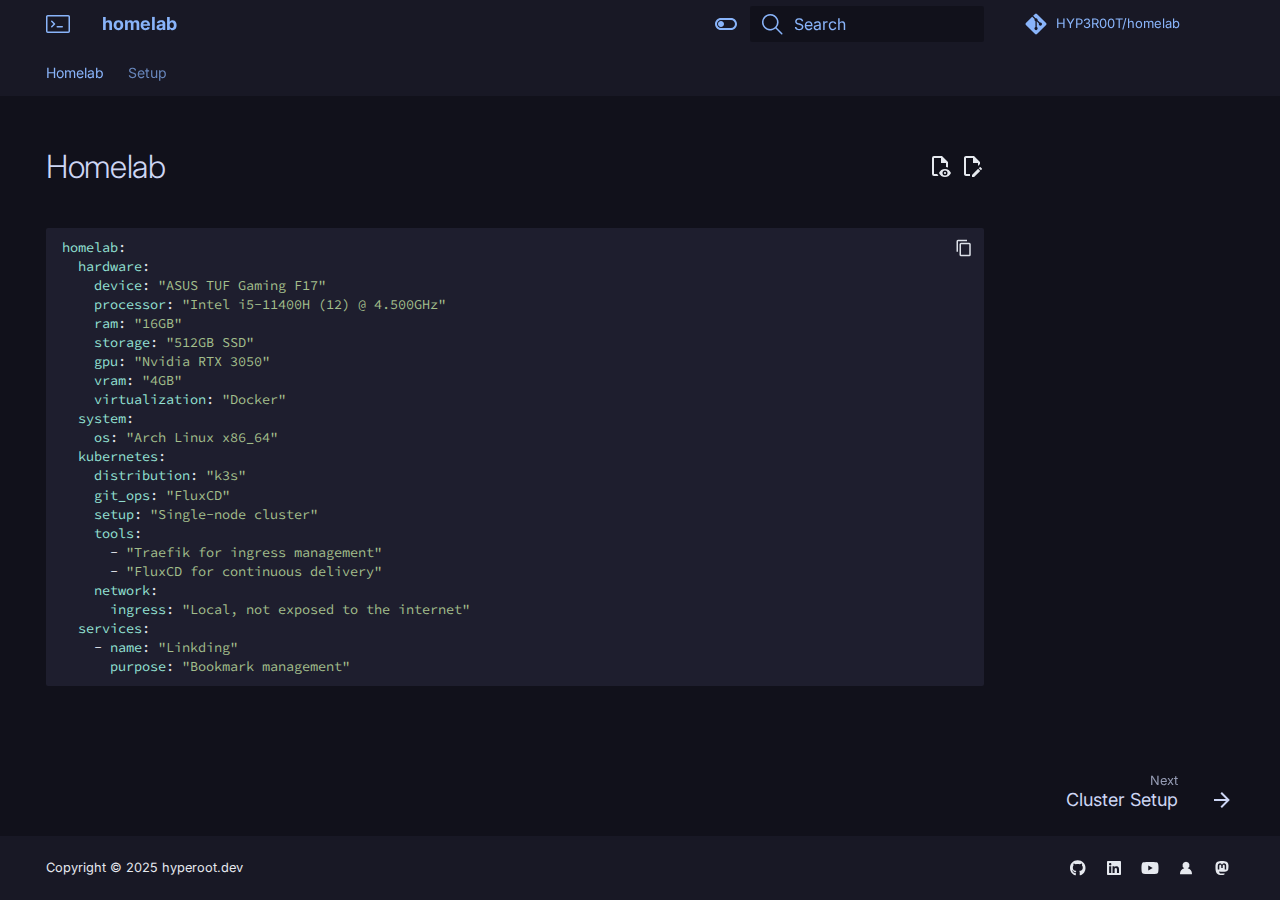
<file: index.html>
<!doctype html>
<html lang="en" class="no-js">
  <head>
    
      <meta charset="utf-8">
      <meta name="viewport" content="width=device-width,initial-scale=1">
      
        <meta name="description" content="Documenting my homelab journey, lessons learned, and experiments in self-hosting and networking.">
      
      
      
      
      
        <link rel="next" href="Setup/cluster-setup/">
      
      
      <link rel="icon" href="assets/images/favicon.png">
      <meta name="generator" content="mkdocs-1.6.1, mkdocs-material-9.6.2">
    
    
      
        <title>Homelab - homelab</title>
      
    
    
      <link rel="stylesheet" href="assets/stylesheets/main.d7758b05.min.css">
      
        
        <link rel="stylesheet" href="assets/stylesheets/palette.06af60db.min.css">
      
      


    
    
      
    
    
      
        
        
        <link rel="preconnect" href="https://fonts.gstatic.com" crossorigin>
        <link rel="stylesheet" href="https://fonts.googleapis.com/css?family=Inter:300,300i,400,400i,700,700i%7CSource+Code+Pro:400,400i,700,700i&display=fallback">
        <style>:root{--md-text-font:"Inter";--md-code-font:"Source Code Pro"}</style>
      
    
    
      <link rel="stylesheet" href="assets/stylesheets/extra.css">
    
      <link rel="stylesheet" href="termynal.css">
    
    <script>__md_scope=new URL(".",location),__md_hash=e=>[...e].reduce(((e,_)=>(e<<5)-e+_.charCodeAt(0)),0),__md_get=(e,_=localStorage,t=__md_scope)=>JSON.parse(_.getItem(t.pathname+"."+e)),__md_set=(e,_,t=localStorage,a=__md_scope)=>{try{t.setItem(a.pathname+"."+e,JSON.stringify(_))}catch(e){}}</script>
    
      

    
    
      
        <meta  property="og:type"  content="website" >
      
        <meta  property="og:title"  content="homelab" >
      
        <meta  property="og:description"  content="Documenting my homelab journey, lessons learned, and experiments in self-hosting and networking." >
      
        <meta  property="og:image"  content="./assets/images/social/index.png" >
      
        <meta  property="og:image:type"  content="image/png" >
      
        <meta  property="og:image:width"  content="1200" >
      
        <meta  property="og:image:height"  content="630" >
      
        <meta  property="og:url"  content="None" >
      
        <meta  name="twitter:card"  content="summary_large_image" >
      
        <meta  name="twitter:title"  content="homelab" >
      
        <meta  name="twitter:description"  content="Documenting my homelab journey, lessons learned, and experiments in self-hosting and networking." >
      
        <meta  name="twitter:image"  content="./assets/images/social/index.png" >
      
    
    
  </head>
  
  
    
    
      
    
    
    
    
    <body dir="ltr" data-md-color-scheme="Dark_Blue" data-md-color-primary="custom" data-md-color-accent="custom">
  
    
    <input class="md-toggle" data-md-toggle="drawer" type="checkbox" id="__drawer" autocomplete="off">
    <input class="md-toggle" data-md-toggle="search" type="checkbox" id="__search" autocomplete="off">
    <label class="md-overlay" for="__drawer"></label>
    <div data-md-component="skip">
      
    </div>
    <div data-md-component="announce">
      
    </div>
    
    
      

<header class="md-header" data-md-component="header">
  <nav class="md-header__inner md-grid" aria-label="Header">
    <a href="." title="homelab" class="md-header__button md-logo" aria-label="homelab" data-md-component="logo">
      
  
  <svg xmlns="http://www.w3.org/2000/svg" viewBox="0 0 24 24"><path d="M9.25 12a.75.75 0 0 1-.22.53l-2.75 2.75a.75.75 0 0 1-1.06-1.06L7.44 12 5.22 9.78a.75.75 0 1 1 1.06-1.06l2.75 2.75c.141.14.22.331.22.53m2 2a.75.75 0 0 0 0 1.5h5a.75.75 0 0 0 0-1.5z"/><path d="M0 4.75C0 3.784.784 3 1.75 3h20.5c.966 0 1.75.784 1.75 1.75v14.5A1.75 1.75 0 0 1 22.25 21H1.75A1.75 1.75 0 0 1 0 19.25Zm1.75-.25a.25.25 0 0 0-.25.25v14.5c0 .138.112.25.25.25h20.5a.25.25 0 0 0 .25-.25V4.75a.25.25 0 0 0-.25-.25Z"/></svg>

    </a>
    <label class="md-header__button md-icon" for="__drawer">
      
      <svg xmlns="http://www.w3.org/2000/svg" viewBox="0 0 24 24"><path d="M12 16c1.1 0 2 .9 2 2s-.9 2-2 2-2-.9-2-2 .9-2 2-2m0-6c1.1 0 2 .9 2 2s-.9 2-2 2-2-.9-2-2 .9-2 2-2m0-6c1.1 0 2 .9 2 2s-.9 2-2 2-2-.9-2-2 .9-2 2-2M6 16c1.1 0 2 .9 2 2s-.9 2-2 2-2-.9-2-2 .9-2 2-2m0-6c1.1 0 2 .9 2 2s-.9 2-2 2-2-.9-2-2 .9-2 2-2m0-6c1.1 0 2 .9 2 2s-.9 2-2 2-2-.9-2-2 .9-2 2-2m12 12c1.1 0 2 .9 2 2s-.9 2-2 2-2-.9-2-2 .9-2 2-2m0-6c1.1 0 2 .9 2 2s-.9 2-2 2-2-.9-2-2 .9-2 2-2m0-6c1.1 0 2 .9 2 2s-.9 2-2 2-2-.9-2-2 .9-2 2-2"/></svg>
    </label>
    <div class="md-header__title" data-md-component="header-title">
      <div class="md-header__ellipsis">
        <div class="md-header__topic">
          <span class="md-ellipsis">
            homelab
          </span>
        </div>
        <div class="md-header__topic" data-md-component="header-topic">
          <span class="md-ellipsis">
            
              Homelab
            
          </span>
        </div>
      </div>
    </div>
    
      
        <form class="md-header__option" data-md-component="palette">
  
    
    
    
    <input class="md-option" data-md-color-media="" data-md-color-scheme="Dark_Blue" data-md-color-primary="custom" data-md-color-accent="custom"  aria-label="Prepare for Flashbang!"  type="radio" name="__palette" id="__palette_0">
    
      <label class="md-header__button md-icon" title="Prepare for Flashbang!" for="__palette_1" hidden>
        <svg xmlns="http://www.w3.org/2000/svg" viewBox="0 0 24 24"><path d="M17 6H7c-3.31 0-6 2.69-6 6s2.69 6 6 6h10c3.31 0 6-2.69 6-6s-2.69-6-6-6m0 10H7c-2.21 0-4-1.79-4-4s1.79-4 4-4h10c2.21 0 4 1.79 4 4s-1.79 4-4 4M7 9c-1.66 0-3 1.34-3 3s1.34 3 3 3 3-1.34 3-3-1.34-3-3-3"/></svg>
      </label>
    
  
    
    
    
    <input class="md-option" data-md-color-media="" data-md-color-scheme="Light_Blue" data-md-color-primary="custom" data-md-color-accent="custom"  aria-label="Join the dark side. We have cookies."  type="radio" name="__palette" id="__palette_1">
    
      <label class="md-header__button md-icon" title="Join the dark side. We have cookies." for="__palette_0" hidden>
        <svg xmlns="http://www.w3.org/2000/svg" viewBox="0 0 24 24"><path d="M17 7H7a5 5 0 0 0-5 5 5 5 0 0 0 5 5h10a5 5 0 0 0 5-5 5 5 0 0 0-5-5m0 8a3 3 0 0 1-3-3 3 3 0 0 1 3-3 3 3 0 0 1 3 3 3 3 0 0 1-3 3"/></svg>
      </label>
    
  
</form>
      
    
    
      <script>var palette=__md_get("__palette");if(palette&&palette.color){if("(prefers-color-scheme)"===palette.color.media){var media=matchMedia("(prefers-color-scheme: light)"),input=document.querySelector(media.matches?"[data-md-color-media='(prefers-color-scheme: light)']":"[data-md-color-media='(prefers-color-scheme: dark)']");palette.color.media=input.getAttribute("data-md-color-media"),palette.color.scheme=input.getAttribute("data-md-color-scheme"),palette.color.primary=input.getAttribute("data-md-color-primary"),palette.color.accent=input.getAttribute("data-md-color-accent")}for(var[key,value]of Object.entries(palette.color))document.body.setAttribute("data-md-color-"+key,value)}</script>
    
    
    
      <label class="md-header__button md-icon" for="__search">
        
        <svg xmlns="http://www.w3.org/2000/svg" viewBox="0 0 24 24"><path d="M10.25 2a8.25 8.25 0 0 1 6.34 13.53l5.69 5.69a.749.749 0 0 1-.326 1.275.75.75 0 0 1-.734-.215l-5.69-5.69A8.25 8.25 0 1 1 10.25 2M3.5 10.25a6.75 6.75 0 1 0 13.5 0 6.75 6.75 0 0 0-13.5 0"/></svg>
      </label>
      <div class="md-search" data-md-component="search" role="dialog">
  <label class="md-search__overlay" for="__search"></label>
  <div class="md-search__inner" role="search">
    <form class="md-search__form" name="search">
      <input type="text" class="md-search__input" name="query" aria-label="Search" placeholder="Search" autocapitalize="off" autocorrect="off" autocomplete="off" spellcheck="false" data-md-component="search-query" required>
      <label class="md-search__icon md-icon" for="__search">
        
        <svg xmlns="http://www.w3.org/2000/svg" viewBox="0 0 24 24"><path d="M10.25 2a8.25 8.25 0 0 1 6.34 13.53l5.69 5.69a.749.749 0 0 1-.326 1.275.75.75 0 0 1-.734-.215l-5.69-5.69A8.25 8.25 0 1 1 10.25 2M3.5 10.25a6.75 6.75 0 1 0 13.5 0 6.75 6.75 0 0 0-13.5 0"/></svg>
        
        <svg xmlns="http://www.w3.org/2000/svg" viewBox="0 0 24 24"><path d="M20 11v2H8l5.5 5.5-1.42 1.42L4.16 12l7.92-7.92L13.5 5.5 8 11z"/></svg>
      </label>
      <nav class="md-search__options" aria-label="Search">
        
          <a href="javascript:void(0)" class="md-search__icon md-icon" title="Share" aria-label="Share" data-clipboard data-clipboard-text="" data-md-component="search-share" tabindex="-1">
            
            <svg xmlns="http://www.w3.org/2000/svg" viewBox="0 0 24 24"><path d="M18 16.08c-.76 0-1.44.3-1.96.77L8.91 12.7c.05-.23.09-.46.09-.7s-.04-.47-.09-.7l7.05-4.11c.54.5 1.25.81 2.04.81a3 3 0 0 0 3-3 3 3 0 0 0-3-3 3 3 0 0 0-3 3c0 .24.04.47.09.7L8.04 9.81C7.5 9.31 6.79 9 6 9a3 3 0 0 0-3 3 3 3 0 0 0 3 3c.79 0 1.5-.31 2.04-.81l7.12 4.15c-.05.21-.08.43-.08.66 0 1.61 1.31 2.91 2.92 2.91s2.92-1.3 2.92-2.91A2.92 2.92 0 0 0 18 16.08"/></svg>
          </a>
        
        <button type="reset" class="md-search__icon md-icon" title="Clear" aria-label="Clear" tabindex="-1">
          
          <svg xmlns="http://www.w3.org/2000/svg" viewBox="0 0 24 24"><path d="M19 6.41 17.59 5 12 10.59 6.41 5 5 6.41 10.59 12 5 17.59 6.41 19 12 13.41 17.59 19 19 17.59 13.41 12z"/></svg>
        </button>
      </nav>
      
        <div class="md-search__suggest" data-md-component="search-suggest"></div>
      
    </form>
    <div class="md-search__output">
      <div class="md-search__scrollwrap" tabindex="0" data-md-scrollfix>
        <div class="md-search-result" data-md-component="search-result">
          <div class="md-search-result__meta">
            Initializing search
          </div>
          <ol class="md-search-result__list" role="presentation"></ol>
        </div>
      </div>
    </div>
  </div>
</div>
    
    
      <div class="md-header__source">
        <a href="https://github.com/HYP3R00T/homelab" title="Go to repository" class="md-source" data-md-component="source">
  <div class="md-source__icon md-icon">
    
    <svg xmlns="http://www.w3.org/2000/svg" viewBox="0 0 448 512"><!--! Font Awesome Free 6.7.2 by @fontawesome - https://fontawesome.com License - https://fontawesome.com/license/free (Icons: CC BY 4.0, Fonts: SIL OFL 1.1, Code: MIT License) Copyright 2024 Fonticons, Inc.--><path d="M439.55 236.05 244 40.45a28.87 28.87 0 0 0-40.81 0l-40.66 40.63 51.52 51.52c27.06-9.14 52.68 16.77 43.39 43.68l49.66 49.66c34.23-11.8 61.18 31 35.47 56.69-26.49 26.49-70.21-2.87-56-37.34L240.22 199v121.85c25.3 12.54 22.26 41.85 9.08 55a34.34 34.34 0 0 1-48.55 0c-17.57-17.6-11.07-46.91 11.25-56v-123c-20.8-8.51-24.6-30.74-18.64-45L142.57 101 8.45 235.14a28.86 28.86 0 0 0 0 40.81l195.61 195.6a28.86 28.86 0 0 0 40.8 0l194.69-194.69a28.86 28.86 0 0 0 0-40.81"/></svg>
  </div>
  <div class="md-source__repository">
    HYP3R00T/homelab
  </div>
</a>
      </div>
    
  </nav>
  
</header>
    
    <div class="md-container" data-md-component="container">
      
      
        
          
            
<nav class="md-tabs" aria-label="Tabs" data-md-component="tabs">
  <div class="md-grid">
    <ul class="md-tabs__list">
      
        
  
  
    
  
  
    <li class="md-tabs__item md-tabs__item--active">
      <a href="." class="md-tabs__link">
        
  
    
  
  Homelab

      </a>
    </li>
  

      
        
  
  
  
    
    
      <li class="md-tabs__item">
        <a href="Setup/cluster-setup/" class="md-tabs__link">
          
  
    
  
  Setup

        </a>
      </li>
    
  

      
    </ul>
  </div>
</nav>
          
        
      
      <main class="md-main" data-md-component="main">
        <div class="md-main__inner md-grid">
          
            
              
                
              
              <div class="md-sidebar md-sidebar--primary" data-md-component="sidebar" data-md-type="navigation" hidden>
                <div class="md-sidebar__scrollwrap">
                  <div class="md-sidebar__inner">
                    


  


<nav class="md-nav md-nav--primary md-nav--lifted" aria-label="Navigation" data-md-level="0">
  <label class="md-nav__title" for="__drawer">
    <a href="." title="homelab" class="md-nav__button md-logo" aria-label="homelab" data-md-component="logo">
      
  
  <svg xmlns="http://www.w3.org/2000/svg" viewBox="0 0 24 24"><path d="M9.25 12a.75.75 0 0 1-.22.53l-2.75 2.75a.75.75 0 0 1-1.06-1.06L7.44 12 5.22 9.78a.75.75 0 1 1 1.06-1.06l2.75 2.75c.141.14.22.331.22.53m2 2a.75.75 0 0 0 0 1.5h5a.75.75 0 0 0 0-1.5z"/><path d="M0 4.75C0 3.784.784 3 1.75 3h20.5c.966 0 1.75.784 1.75 1.75v14.5A1.75 1.75 0 0 1 22.25 21H1.75A1.75 1.75 0 0 1 0 19.25Zm1.75-.25a.25.25 0 0 0-.25.25v14.5c0 .138.112.25.25.25h20.5a.25.25 0 0 0 .25-.25V4.75a.25.25 0 0 0-.25-.25Z"/></svg>

    </a>
    homelab
  </label>
  
    <div class="md-nav__source">
      <a href="https://github.com/HYP3R00T/homelab" title="Go to repository" class="md-source" data-md-component="source">
  <div class="md-source__icon md-icon">
    
    <svg xmlns="http://www.w3.org/2000/svg" viewBox="0 0 448 512"><!--! Font Awesome Free 6.7.2 by @fontawesome - https://fontawesome.com License - https://fontawesome.com/license/free (Icons: CC BY 4.0, Fonts: SIL OFL 1.1, Code: MIT License) Copyright 2024 Fonticons, Inc.--><path d="M439.55 236.05 244 40.45a28.87 28.87 0 0 0-40.81 0l-40.66 40.63 51.52 51.52c27.06-9.14 52.68 16.77 43.39 43.68l49.66 49.66c34.23-11.8 61.18 31 35.47 56.69-26.49 26.49-70.21-2.87-56-37.34L240.22 199v121.85c25.3 12.54 22.26 41.85 9.08 55a34.34 34.34 0 0 1-48.55 0c-17.57-17.6-11.07-46.91 11.25-56v-123c-20.8-8.51-24.6-30.74-18.64-45L142.57 101 8.45 235.14a28.86 28.86 0 0 0 0 40.81l195.61 195.6a28.86 28.86 0 0 0 40.8 0l194.69-194.69a28.86 28.86 0 0 0 0-40.81"/></svg>
  </div>
  <div class="md-source__repository">
    HYP3R00T/homelab
  </div>
</a>
    </div>
  
  <ul class="md-nav__list" data-md-scrollfix>
    
      
      
  
  
    
  
  
  
    <li class="md-nav__item md-nav__item--active">
      
      <input class="md-nav__toggle md-toggle" type="checkbox" id="__toc">
      
      
      
      <a href="." class="md-nav__link md-nav__link--active">
        
  
  <span class="md-ellipsis">
    Homelab
    
  </span>
  

      </a>
      
    </li>
  

    
      
      
  
  
  
  
    
    
      
        
      
    
    
      
      
    
    
      
        
        
      
    
    <li class="md-nav__item md-nav__item--pruned md-nav__item--nested">
      
        
  
  
    <a href="Setup/cluster-setup/" class="md-nav__link">
      
  
  <span class="md-ellipsis">
    Setup
    
  </span>
  

      
        <span class="md-nav__icon md-icon"></span>
      
    </a>
  

      
    </li>
  

    
  </ul>
</nav>
                  </div>
                </div>
              </div>
            
            
              
                
              
              <div class="md-sidebar md-sidebar--secondary" data-md-component="sidebar" data-md-type="toc" >
                <div class="md-sidebar__scrollwrap">
                  <div class="md-sidebar__inner">
                    

<nav class="md-nav md-nav--secondary" aria-label="Table of contents">
  
  
  
  
</nav>
                  </div>
                </div>
              </div>
            
          
          
            <div class="md-content" data-md-component="content">
              <article class="md-content__inner md-typeset">
                
                  
  



  
    <a href="https://github.com/HYP3R00T/homelab/edit/master/docs/index.md" title="Edit this page" class="md-content__button md-icon">
      
      <svg xmlns="http://www.w3.org/2000/svg" viewBox="0 0 24 24"><path d="M10 20H6V4h7v5h5v3.1l2-2V8l-6-6H6c-1.1 0-2 .9-2 2v16c0 1.1.9 2 2 2h4zm10.2-7c.1 0 .3.1.4.2l1.3 1.3c.2.2.2.6 0 .8l-1 1-2.1-2.1 1-1c.1-.1.2-.2.4-.2m0 3.9L14.1 23H12v-2.1l6.1-6.1z"/></svg>
    </a>
  
  
    
      
    
    <a href="https://github.com/HYP3R00T/homelab/raw/master/docs/index.md" title="View source of this page" class="md-content__button md-icon">
      
      <svg xmlns="http://www.w3.org/2000/svg" viewBox="0 0 24 24"><path d="M17 18c.56 0 1 .44 1 1s-.44 1-1 1-1-.44-1-1 .44-1 1-1m0-3c-2.73 0-5.06 1.66-6 4 .94 2.34 3.27 4 6 4s5.06-1.66 6-4c-.94-2.34-3.27-4-6-4m0 6.5a2.5 2.5 0 0 1-2.5-2.5 2.5 2.5 0 0 1 2.5-2.5 2.5 2.5 0 0 1 2.5 2.5 2.5 2.5 0 0 1-2.5 2.5M9.27 20H6V4h7v5h5v4.07c.7.08 1.36.25 2 .49V8l-6-6H6a2 2 0 0 0-2 2v16a2 2 0 0 0 2 2h4.5a8.2 8.2 0 0 1-1.23-2"/></svg>
    </a>
  


  <h1>Homelab</h1>

<div class="language-yaml highlight"><pre><span></span><code><span id="__span-0-1"><a id="__codelineno-0-1" name="__codelineno-0-1" href="#__codelineno-0-1"></a><span class="nt">homelab</span><span class="p">:</span>
</span><span id="__span-0-2"><a id="__codelineno-0-2" name="__codelineno-0-2" href="#__codelineno-0-2"></a><span class="w">  </span><span class="nt">hardware</span><span class="p">:</span>
</span><span id="__span-0-3"><a id="__codelineno-0-3" name="__codelineno-0-3" href="#__codelineno-0-3"></a><span class="w">    </span><span class="nt">device</span><span class="p">:</span><span class="w"> </span><span class="s">&quot;ASUS</span><span class="nv"> </span><span class="s">TUF</span><span class="nv"> </span><span class="s">Gaming</span><span class="nv"> </span><span class="s">F17&quot;</span>
</span><span id="__span-0-4"><a id="__codelineno-0-4" name="__codelineno-0-4" href="#__codelineno-0-4"></a><span class="w">    </span><span class="nt">processor</span><span class="p">:</span><span class="w"> </span><span class="s">&quot;Intel</span><span class="nv"> </span><span class="s">i5-11400H</span><span class="nv"> </span><span class="s">(12)</span><span class="nv"> </span><span class="s">@</span><span class="nv"> </span><span class="s">4.500GHz&quot;</span>
</span><span id="__span-0-5"><a id="__codelineno-0-5" name="__codelineno-0-5" href="#__codelineno-0-5"></a><span class="w">    </span><span class="nt">ram</span><span class="p">:</span><span class="w"> </span><span class="s">&quot;16GB&quot;</span>
</span><span id="__span-0-6"><a id="__codelineno-0-6" name="__codelineno-0-6" href="#__codelineno-0-6"></a><span class="w">    </span><span class="nt">storage</span><span class="p">:</span><span class="w"> </span><span class="s">&quot;512GB</span><span class="nv"> </span><span class="s">SSD&quot;</span>
</span><span id="__span-0-7"><a id="__codelineno-0-7" name="__codelineno-0-7" href="#__codelineno-0-7"></a><span class="w">    </span><span class="nt">gpu</span><span class="p">:</span><span class="w"> </span><span class="s">&quot;Nvidia</span><span class="nv"> </span><span class="s">RTX</span><span class="nv"> </span><span class="s">3050&quot;</span>
</span><span id="__span-0-8"><a id="__codelineno-0-8" name="__codelineno-0-8" href="#__codelineno-0-8"></a><span class="w">    </span><span class="nt">vram</span><span class="p">:</span><span class="w"> </span><span class="s">&quot;4GB&quot;</span>
</span><span id="__span-0-9"><a id="__codelineno-0-9" name="__codelineno-0-9" href="#__codelineno-0-9"></a><span class="w">    </span><span class="nt">virtualization</span><span class="p">:</span><span class="w"> </span><span class="s">&quot;Docker&quot;</span>
</span><span id="__span-0-10"><a id="__codelineno-0-10" name="__codelineno-0-10" href="#__codelineno-0-10"></a><span class="w">  </span><span class="nt">system</span><span class="p">:</span>
</span><span id="__span-0-11"><a id="__codelineno-0-11" name="__codelineno-0-11" href="#__codelineno-0-11"></a><span class="w">    </span><span class="nt">os</span><span class="p">:</span><span class="w"> </span><span class="s">&quot;Arch</span><span class="nv"> </span><span class="s">Linux</span><span class="nv"> </span><span class="s">x86_64&quot;</span>
</span><span id="__span-0-12"><a id="__codelineno-0-12" name="__codelineno-0-12" href="#__codelineno-0-12"></a><span class="w">  </span><span class="nt">kubernetes</span><span class="p">:</span>
</span><span id="__span-0-13"><a id="__codelineno-0-13" name="__codelineno-0-13" href="#__codelineno-0-13"></a><span class="w">    </span><span class="nt">distribution</span><span class="p">:</span><span class="w"> </span><span class="s">&quot;k3s&quot;</span>
</span><span id="__span-0-14"><a id="__codelineno-0-14" name="__codelineno-0-14" href="#__codelineno-0-14"></a><span class="w">    </span><span class="nt">git_ops</span><span class="p">:</span><span class="w"> </span><span class="s">&quot;FluxCD&quot;</span>
</span><span id="__span-0-15"><a id="__codelineno-0-15" name="__codelineno-0-15" href="#__codelineno-0-15"></a><span class="w">    </span><span class="nt">setup</span><span class="p">:</span><span class="w"> </span><span class="s">&quot;Single-node</span><span class="nv"> </span><span class="s">cluster&quot;</span>
</span><span id="__span-0-16"><a id="__codelineno-0-16" name="__codelineno-0-16" href="#__codelineno-0-16"></a><span class="w">    </span><span class="nt">tools</span><span class="p">:</span>
</span><span id="__span-0-17"><a id="__codelineno-0-17" name="__codelineno-0-17" href="#__codelineno-0-17"></a><span class="w">      </span><span class="p p-Indicator">-</span><span class="w"> </span><span class="s">&quot;Traefik</span><span class="nv"> </span><span class="s">for</span><span class="nv"> </span><span class="s">ingress</span><span class="nv"> </span><span class="s">management&quot;</span>
</span><span id="__span-0-18"><a id="__codelineno-0-18" name="__codelineno-0-18" href="#__codelineno-0-18"></a><span class="w">      </span><span class="p p-Indicator">-</span><span class="w"> </span><span class="s">&quot;FluxCD</span><span class="nv"> </span><span class="s">for</span><span class="nv"> </span><span class="s">continuous</span><span class="nv"> </span><span class="s">delivery&quot;</span>
</span><span id="__span-0-19"><a id="__codelineno-0-19" name="__codelineno-0-19" href="#__codelineno-0-19"></a><span class="w">    </span><span class="nt">network</span><span class="p">:</span>
</span><span id="__span-0-20"><a id="__codelineno-0-20" name="__codelineno-0-20" href="#__codelineno-0-20"></a><span class="w">      </span><span class="nt">ingress</span><span class="p">:</span><span class="w"> </span><span class="s">&quot;Local,</span><span class="nv"> </span><span class="s">not</span><span class="nv"> </span><span class="s">exposed</span><span class="nv"> </span><span class="s">to</span><span class="nv"> </span><span class="s">the</span><span class="nv"> </span><span class="s">internet&quot;</span>
</span><span id="__span-0-21"><a id="__codelineno-0-21" name="__codelineno-0-21" href="#__codelineno-0-21"></a><span class="w">  </span><span class="nt">services</span><span class="p">:</span>
</span><span id="__span-0-22"><a id="__codelineno-0-22" name="__codelineno-0-22" href="#__codelineno-0-22"></a><span class="w">    </span><span class="p p-Indicator">-</span><span class="w"> </span><span class="nt">name</span><span class="p">:</span><span class="w"> </span><span class="s">&quot;Linkding&quot;</span>
</span><span id="__span-0-23"><a id="__codelineno-0-23" name="__codelineno-0-23" href="#__codelineno-0-23"></a><span class="w">      </span><span class="nt">purpose</span><span class="p">:</span><span class="w"> </span><span class="s">&quot;Bookmark</span><span class="nv"> </span><span class="s">management&quot;</span>
</span></code></pre></div>







  
  




  



                
              </article>
            </div>
          
          
<script>var target=document.getElementById(location.hash.slice(1));target&&target.name&&(target.checked=target.name.startsWith("__tabbed_"))</script>
        </div>
        
          <button type="button" class="md-top md-icon" data-md-component="top" hidden>
  
  <svg xmlns="http://www.w3.org/2000/svg" viewBox="0 0 24 24"><path d="M13 20h-2V8l-5.5 5.5-1.42-1.42L12 4.16l7.92 7.92-1.42 1.42L13 8z"/></svg>
  Back to top
</button>
        
      </main>
      
        <footer class="md-footer">
  
    
      
        
      
      <nav class="md-footer__inner md-grid" aria-label="Footer" >
        
        
          
          <a href="Setup/cluster-setup/" class="md-footer__link md-footer__link--next" aria-label="Next: Cluster Setup">
            <div class="md-footer__title">
              <span class="md-footer__direction">
                Next
              </span>
              <div class="md-ellipsis">
                Cluster Setup
              </div>
            </div>
            <div class="md-footer__button md-icon">
              
              <svg xmlns="http://www.w3.org/2000/svg" viewBox="0 0 24 24"><path d="M4 11v2h12l-5.5 5.5 1.42 1.42L19.84 12l-7.92-7.92L10.5 5.5 16 11z"/></svg>
            </div>
          </a>
        
      </nav>
    
  
  <div class="md-footer-meta md-typeset">
    <div class="md-footer-meta__inner md-grid">
      <div class="md-copyright">
  
    <div class="md-copyright__highlight">
      Copyright &copy; 2025 hyperoot.dev
    </div>
  
  
</div>
      
        <div class="md-social">
  
    
    
    
    
      
      
    
    <a href="https://github.com/HYP3R00T" target="_blank" rel="noopener" title="github.com" class="md-social__link">
      <svg xmlns="http://www.w3.org/2000/svg" viewBox="0 0 496 512"><!--! Font Awesome Free 6.7.2 by @fontawesome - https://fontawesome.com License - https://fontawesome.com/license/free (Icons: CC BY 4.0, Fonts: SIL OFL 1.1, Code: MIT License) Copyright 2024 Fonticons, Inc.--><path d="M165.9 397.4c0 2-2.3 3.6-5.2 3.6-3.3.3-5.6-1.3-5.6-3.6 0-2 2.3-3.6 5.2-3.6 3-.3 5.6 1.3 5.6 3.6m-31.1-4.5c-.7 2 1.3 4.3 4.3 4.9 2.6 1 5.6 0 6.2-2s-1.3-4.3-4.3-5.2c-2.6-.7-5.5.3-6.2 2.3m44.2-1.7c-2.9.7-4.9 2.6-4.6 4.9.3 2 2.9 3.3 5.9 2.6 2.9-.7 4.9-2.6 4.6-4.6-.3-1.9-3-3.2-5.9-2.9M244.8 8C106.1 8 0 113.3 0 252c0 110.9 69.8 205.8 169.5 239.2 12.8 2.3 17.3-5.6 17.3-12.1 0-6.2-.3-40.4-.3-61.4 0 0-70 15-84.7-29.8 0 0-11.4-29.1-27.8-36.6 0 0-22.9-15.7 1.6-15.4 0 0 24.9 2 38.6 25.8 21.9 38.6 58.6 27.5 72.9 20.9 2.3-16 8.8-27.1 16-33.7-55.9-6.2-112.3-14.3-112.3-110.5 0-27.5 7.6-41.3 23.6-58.9-2.6-6.5-11.1-33.3 2.6-67.9 20.9-6.5 69 27 69 27 20-5.6 41.5-8.5 62.8-8.5s42.8 2.9 62.8 8.5c0 0 48.1-33.6 69-27 13.7 34.7 5.2 61.4 2.6 67.9 16 17.7 25.8 31.5 25.8 58.9 0 96.5-58.9 104.2-114.8 110.5 9.2 7.9 17 22.9 17 46.4 0 33.7-.3 75.4-.3 83.6 0 6.5 4.6 14.4 17.3 12.1C428.2 457.8 496 362.9 496 252 496 113.3 383.5 8 244.8 8M97.2 352.9c-1.3 1-1 3.3.7 5.2 1.6 1.6 3.9 2.3 5.2 1 1.3-1 1-3.3-.7-5.2-1.6-1.6-3.9-2.3-5.2-1m-10.8-8.1c-.7 1.3.3 2.9 2.3 3.9 1.6 1 3.6.7 4.3-.7.7-1.3-.3-2.9-2.3-3.9-2-.6-3.6-.3-4.3.7m32.4 35.6c-1.6 1.3-1 4.3 1.3 6.2 2.3 2.3 5.2 2.6 6.5 1 1.3-1.3.7-4.3-1.3-6.2-2.2-2.3-5.2-2.6-6.5-1m-11.4-14.7c-1.6 1-1.6 3.6 0 5.9s4.3 3.3 5.6 2.3c1.6-1.3 1.6-3.9 0-6.2-1.4-2.3-4-3.3-5.6-2"/></svg>
    </a>
  
    
    
    
    
      
      
    
    <a href="https://www.linkedin.com/in/rajesh-kumar-das/" target="_blank" rel="noopener" title="www.linkedin.com" class="md-social__link">
      <svg xmlns="http://www.w3.org/2000/svg" viewBox="0 0 448 512"><!--! Font Awesome Free 6.7.2 by @fontawesome - https://fontawesome.com License - https://fontawesome.com/license/free (Icons: CC BY 4.0, Fonts: SIL OFL 1.1, Code: MIT License) Copyright 2024 Fonticons, Inc.--><path d="M416 32H31.9C14.3 32 0 46.5 0 64.3v383.4C0 465.5 14.3 480 31.9 480H416c17.6 0 32-14.5 32-32.3V64.3c0-17.8-14.4-32.3-32-32.3M135.4 416H69V202.2h66.5V416zm-33.2-243c-21.3 0-38.5-17.3-38.5-38.5S80.9 96 102.2 96c21.2 0 38.5 17.3 38.5 38.5 0 21.3-17.2 38.5-38.5 38.5m282.1 243h-66.4V312c0-24.8-.5-56.7-34.5-56.7-34.6 0-39.9 27-39.9 54.9V416h-66.4V202.2h63.7v29.2h.9c8.9-16.8 30.6-34.5 62.9-34.5 67.2 0 79.7 44.3 79.7 101.9z"/></svg>
    </a>
  
    
    
    
    
      
      
    
    <a href="https://www.youtube.com/@hyperoot" target="_blank" rel="noopener" title="www.youtube.com" class="md-social__link">
      <svg xmlns="http://www.w3.org/2000/svg" viewBox="0 0 576 512"><!--! Font Awesome Free 6.7.2 by @fontawesome - https://fontawesome.com License - https://fontawesome.com/license/free (Icons: CC BY 4.0, Fonts: SIL OFL 1.1, Code: MIT License) Copyright 2024 Fonticons, Inc.--><path d="M549.655 124.083c-6.281-23.65-24.787-42.276-48.284-48.597C458.781 64 288 64 288 64S117.22 64 74.629 75.486c-23.497 6.322-42.003 24.947-48.284 48.597-11.412 42.867-11.412 132.305-11.412 132.305s0 89.438 11.412 132.305c6.281 23.65 24.787 41.5 48.284 47.821C117.22 448 288 448 288 448s170.78 0 213.371-11.486c23.497-6.321 42.003-24.171 48.284-47.821 11.412-42.867 11.412-132.305 11.412-132.305s0-89.438-11.412-132.305m-317.51 213.508V175.185l142.739 81.205z"/></svg>
    </a>
  
    
    
    
    
      
      
    
    <a href="https://hyperoot.dev/" target="_blank" rel="noopener" title="hyperoot.dev" class="md-social__link">
      <svg xmlns="http://www.w3.org/2000/svg" viewBox="0 0 24 24"><path d="M12 2.5a5.25 5.25 0 0 0-2.519 9.857 9.005 9.005 0 0 0-6.477 8.37.75.75 0 0 0 .727.773H20.27a.75.75 0 0 0 .727-.772 9.005 9.005 0 0 0-6.477-8.37A5.25 5.25 0 0 0 12 2.5"/></svg>
    </a>
  
    
    
      
    
    
    
      
      
    
    <a href="https://mastodon.social/@hyp3r00t" target="_blank" rel="noopener me" title="mastodon.social" class="md-social__link">
      <svg xmlns="http://www.w3.org/2000/svg" viewBox="0 0 448 512"><!--! Font Awesome Free 6.7.2 by @fontawesome - https://fontawesome.com License - https://fontawesome.com/license/free (Icons: CC BY 4.0, Fonts: SIL OFL 1.1, Code: MIT License) Copyright 2024 Fonticons, Inc.--><path d="M433 179.11c0-97.2-63.71-125.7-63.71-125.7-62.52-28.7-228.56-28.4-290.48 0 0 0-63.72 28.5-63.72 125.7 0 115.7-6.6 259.4 105.63 289.1 40.51 10.7 75.32 13 103.33 11.4 50.81-2.8 79.32-18.1 79.32-18.1l-1.7-36.9s-36.31 11.4-77.12 10.1c-40.41-1.4-83-4.4-89.63-54a102.5 102.5 0 0 1-.9-13.9c85.63 20.9 158.65 9.1 178.75 6.7 56.12-6.7 105-41.3 111.23-72.9 9.8-49.8 9-121.5 9-121.5m-75.12 125.2h-46.63v-114.2c0-49.7-64-51.6-64 6.9v62.5h-46.33V197c0-58.5-64-56.6-64-6.9v114.2H90.19c0-122.1-5.2-147.9 18.41-175 25.9-28.9 79.82-30.8 103.83 6.1l11.6 19.5 11.6-19.5c24.11-37.1 78.12-34.8 103.83-6.1 23.71 27.3 18.4 53 18.4 175z"/></svg>
    </a>
  
</div>
      
    </div>
  </div>
</footer>
      
    </div>
    <div class="md-dialog" data-md-component="dialog">
      <div class="md-dialog__inner md-typeset"></div>
    </div>
    
      <div class="md-progress" data-md-component="progress" role="progressbar"></div>
    
    
    <script id="__config" type="application/json">{"base": ".", "features": ["navigation.instant", "navigation.instant.progress", "navigation.tracking", "navigation.tabs", "navigation.path", "navigation.indexes", "navigation.top", "navigation.prune", "navigation.indexes", "navigation.footer", "toc.follow", "content.code.copy", "search.suggest", "search.share", "content.action.edit", "content.action.view"], "search": "assets/javascripts/workers/search.f8cc74c7.min.js", "translations": {"clipboard.copied": "Copied to clipboard", "clipboard.copy": "Copy to clipboard", "search.result.more.one": "1 more on this page", "search.result.more.other": "# more on this page", "search.result.none": "No matching documents", "search.result.one": "1 matching document", "search.result.other": "# matching documents", "search.result.placeholder": "Type to start searching", "search.result.term.missing": "Missing", "select.version": "Select version"}}</script>
    
    
      <script src="assets/javascripts/bundle.f13b1293.min.js"></script>
      
        <script src="termynal.js"></script>
      
    
  </body>
</html>
</file>
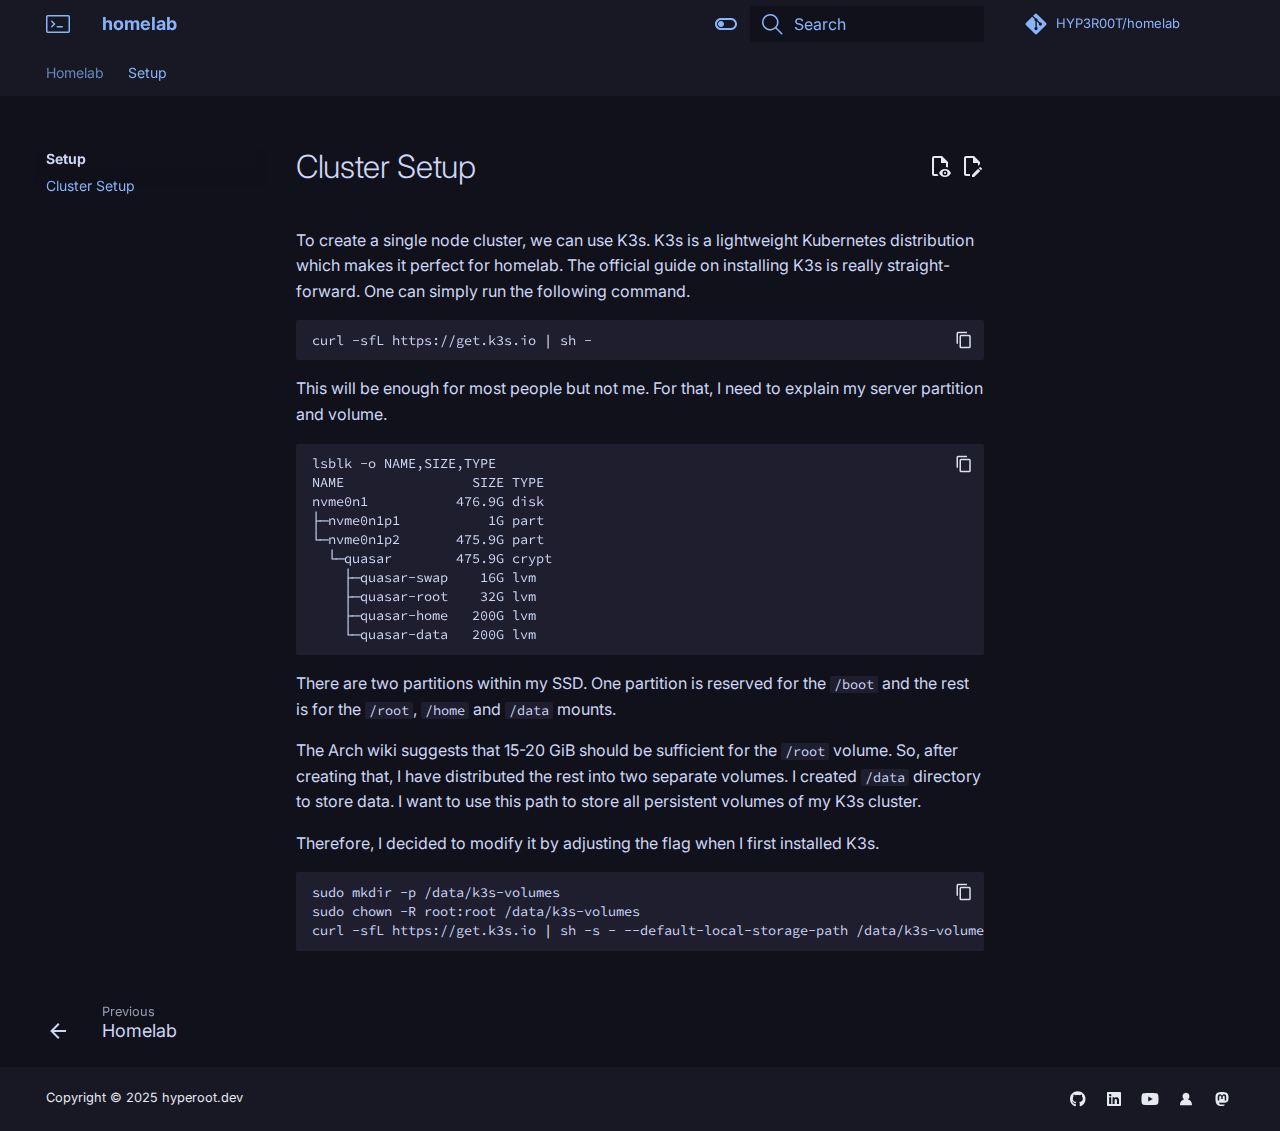
<file: Setup/cluster-setup/index.html>
<!doctype html>
<html lang="en" class="no-js">
  <head>
    
      <meta charset="utf-8">
      <meta name="viewport" content="width=device-width,initial-scale=1">
      
      
      
      
        <link rel="prev" href="../..">
      
      
      
      <link rel="icon" href="../../assets/images/favicon.png">
      <meta name="generator" content="mkdocs-1.6.1, mkdocs-material-9.6.2">
    
    
      
        <title>Cluster Setup - homelab</title>
      
    
    
      <link rel="stylesheet" href="../../assets/stylesheets/main.d7758b05.min.css">
      
        
        <link rel="stylesheet" href="../../assets/stylesheets/palette.06af60db.min.css">
      
      


    
    
      
    
    
      
        
        
        <link rel="preconnect" href="https://fonts.gstatic.com" crossorigin>
        <link rel="stylesheet" href="https://fonts.googleapis.com/css?family=Inter:300,300i,400,400i,700,700i%7CSource+Code+Pro:400,400i,700,700i&display=fallback">
        <style>:root{--md-text-font:"Inter";--md-code-font:"Source Code Pro"}</style>
      
    
    
      <link rel="stylesheet" href="../../assets/stylesheets/extra.css">
    
      <link rel="stylesheet" href="../../termynal.css">
    
    <script>__md_scope=new URL("../..",location),__md_hash=e=>[...e].reduce(((e,_)=>(e<<5)-e+_.charCodeAt(0)),0),__md_get=(e,_=localStorage,t=__md_scope)=>JSON.parse(_.getItem(t.pathname+"."+e)),__md_set=(e,_,t=localStorage,a=__md_scope)=>{try{t.setItem(a.pathname+"."+e,JSON.stringify(_))}catch(e){}}</script>
    
      

    
    
      
        <meta  property="og:type"  content="website" >
      
        <meta  property="og:title"  content="Cluster Setup - homelab" >
      
        <meta  property="og:description"  content="None" >
      
        <meta  property="og:image"  content="./assets/images/social/Setup/cluster-setup.png" >
      
        <meta  property="og:image:type"  content="image/png" >
      
        <meta  property="og:image:width"  content="1200" >
      
        <meta  property="og:image:height"  content="630" >
      
        <meta  property="og:url"  content="None" >
      
        <meta  name="twitter:card"  content="summary_large_image" >
      
        <meta  name="twitter:title"  content="Cluster Setup - homelab" >
      
        <meta  name="twitter:description"  content="None" >
      
        <meta  name="twitter:image"  content="./assets/images/social/Setup/cluster-setup.png" >
      
    
    
  </head>
  
  
    
    
      
    
    
    
    
    <body dir="ltr" data-md-color-scheme="Dark_Blue" data-md-color-primary="custom" data-md-color-accent="custom">
  
    
    <input class="md-toggle" data-md-toggle="drawer" type="checkbox" id="__drawer" autocomplete="off">
    <input class="md-toggle" data-md-toggle="search" type="checkbox" id="__search" autocomplete="off">
    <label class="md-overlay" for="__drawer"></label>
    <div data-md-component="skip">
      
    </div>
    <div data-md-component="announce">
      
    </div>
    
    
      

<header class="md-header" data-md-component="header">
  <nav class="md-header__inner md-grid" aria-label="Header">
    <a href="../.." title="homelab" class="md-header__button md-logo" aria-label="homelab" data-md-component="logo">
      
  
  <svg xmlns="http://www.w3.org/2000/svg" viewBox="0 0 24 24"><path d="M9.25 12a.75.75 0 0 1-.22.53l-2.75 2.75a.75.75 0 0 1-1.06-1.06L7.44 12 5.22 9.78a.75.75 0 1 1 1.06-1.06l2.75 2.75c.141.14.22.331.22.53m2 2a.75.75 0 0 0 0 1.5h5a.75.75 0 0 0 0-1.5z"/><path d="M0 4.75C0 3.784.784 3 1.75 3h20.5c.966 0 1.75.784 1.75 1.75v14.5A1.75 1.75 0 0 1 22.25 21H1.75A1.75 1.75 0 0 1 0 19.25Zm1.75-.25a.25.25 0 0 0-.25.25v14.5c0 .138.112.25.25.25h20.5a.25.25 0 0 0 .25-.25V4.75a.25.25 0 0 0-.25-.25Z"/></svg>

    </a>
    <label class="md-header__button md-icon" for="__drawer">
      
      <svg xmlns="http://www.w3.org/2000/svg" viewBox="0 0 24 24"><path d="M12 16c1.1 0 2 .9 2 2s-.9 2-2 2-2-.9-2-2 .9-2 2-2m0-6c1.1 0 2 .9 2 2s-.9 2-2 2-2-.9-2-2 .9-2 2-2m0-6c1.1 0 2 .9 2 2s-.9 2-2 2-2-.9-2-2 .9-2 2-2M6 16c1.1 0 2 .9 2 2s-.9 2-2 2-2-.9-2-2 .9-2 2-2m0-6c1.1 0 2 .9 2 2s-.9 2-2 2-2-.9-2-2 .9-2 2-2m0-6c1.1 0 2 .9 2 2s-.9 2-2 2-2-.9-2-2 .9-2 2-2m12 12c1.1 0 2 .9 2 2s-.9 2-2 2-2-.9-2-2 .9-2 2-2m0-6c1.1 0 2 .9 2 2s-.9 2-2 2-2-.9-2-2 .9-2 2-2m0-6c1.1 0 2 .9 2 2s-.9 2-2 2-2-.9-2-2 .9-2 2-2"/></svg>
    </label>
    <div class="md-header__title" data-md-component="header-title">
      <div class="md-header__ellipsis">
        <div class="md-header__topic">
          <span class="md-ellipsis">
            homelab
          </span>
        </div>
        <div class="md-header__topic" data-md-component="header-topic">
          <span class="md-ellipsis">
            
              Cluster Setup
            
          </span>
        </div>
      </div>
    </div>
    
      
        <form class="md-header__option" data-md-component="palette">
  
    
    
    
    <input class="md-option" data-md-color-media="" data-md-color-scheme="Dark_Blue" data-md-color-primary="custom" data-md-color-accent="custom"  aria-label="Prepare for Flashbang!"  type="radio" name="__palette" id="__palette_0">
    
      <label class="md-header__button md-icon" title="Prepare for Flashbang!" for="__palette_1" hidden>
        <svg xmlns="http://www.w3.org/2000/svg" viewBox="0 0 24 24"><path d="M17 6H7c-3.31 0-6 2.69-6 6s2.69 6 6 6h10c3.31 0 6-2.69 6-6s-2.69-6-6-6m0 10H7c-2.21 0-4-1.79-4-4s1.79-4 4-4h10c2.21 0 4 1.79 4 4s-1.79 4-4 4M7 9c-1.66 0-3 1.34-3 3s1.34 3 3 3 3-1.34 3-3-1.34-3-3-3"/></svg>
      </label>
    
  
    
    
    
    <input class="md-option" data-md-color-media="" data-md-color-scheme="Light_Blue" data-md-color-primary="custom" data-md-color-accent="custom"  aria-label="Join the dark side. We have cookies."  type="radio" name="__palette" id="__palette_1">
    
      <label class="md-header__button md-icon" title="Join the dark side. We have cookies." for="__palette_0" hidden>
        <svg xmlns="http://www.w3.org/2000/svg" viewBox="0 0 24 24"><path d="M17 7H7a5 5 0 0 0-5 5 5 5 0 0 0 5 5h10a5 5 0 0 0 5-5 5 5 0 0 0-5-5m0 8a3 3 0 0 1-3-3 3 3 0 0 1 3-3 3 3 0 0 1 3 3 3 3 0 0 1-3 3"/></svg>
      </label>
    
  
</form>
      
    
    
      <script>var palette=__md_get("__palette");if(palette&&palette.color){if("(prefers-color-scheme)"===palette.color.media){var media=matchMedia("(prefers-color-scheme: light)"),input=document.querySelector(media.matches?"[data-md-color-media='(prefers-color-scheme: light)']":"[data-md-color-media='(prefers-color-scheme: dark)']");palette.color.media=input.getAttribute("data-md-color-media"),palette.color.scheme=input.getAttribute("data-md-color-scheme"),palette.color.primary=input.getAttribute("data-md-color-primary"),palette.color.accent=input.getAttribute("data-md-color-accent")}for(var[key,value]of Object.entries(palette.color))document.body.setAttribute("data-md-color-"+key,value)}</script>
    
    
    
      <label class="md-header__button md-icon" for="__search">
        
        <svg xmlns="http://www.w3.org/2000/svg" viewBox="0 0 24 24"><path d="M10.25 2a8.25 8.25 0 0 1 6.34 13.53l5.69 5.69a.749.749 0 0 1-.326 1.275.75.75 0 0 1-.734-.215l-5.69-5.69A8.25 8.25 0 1 1 10.25 2M3.5 10.25a6.75 6.75 0 1 0 13.5 0 6.75 6.75 0 0 0-13.5 0"/></svg>
      </label>
      <div class="md-search" data-md-component="search" role="dialog">
  <label class="md-search__overlay" for="__search"></label>
  <div class="md-search__inner" role="search">
    <form class="md-search__form" name="search">
      <input type="text" class="md-search__input" name="query" aria-label="Search" placeholder="Search" autocapitalize="off" autocorrect="off" autocomplete="off" spellcheck="false" data-md-component="search-query" required>
      <label class="md-search__icon md-icon" for="__search">
        
        <svg xmlns="http://www.w3.org/2000/svg" viewBox="0 0 24 24"><path d="M10.25 2a8.25 8.25 0 0 1 6.34 13.53l5.69 5.69a.749.749 0 0 1-.326 1.275.75.75 0 0 1-.734-.215l-5.69-5.69A8.25 8.25 0 1 1 10.25 2M3.5 10.25a6.75 6.75 0 1 0 13.5 0 6.75 6.75 0 0 0-13.5 0"/></svg>
        
        <svg xmlns="http://www.w3.org/2000/svg" viewBox="0 0 24 24"><path d="M20 11v2H8l5.5 5.5-1.42 1.42L4.16 12l7.92-7.92L13.5 5.5 8 11z"/></svg>
      </label>
      <nav class="md-search__options" aria-label="Search">
        
          <a href="javascript:void(0)" class="md-search__icon md-icon" title="Share" aria-label="Share" data-clipboard data-clipboard-text="" data-md-component="search-share" tabindex="-1">
            
            <svg xmlns="http://www.w3.org/2000/svg" viewBox="0 0 24 24"><path d="M18 16.08c-.76 0-1.44.3-1.96.77L8.91 12.7c.05-.23.09-.46.09-.7s-.04-.47-.09-.7l7.05-4.11c.54.5 1.25.81 2.04.81a3 3 0 0 0 3-3 3 3 0 0 0-3-3 3 3 0 0 0-3 3c0 .24.04.47.09.7L8.04 9.81C7.5 9.31 6.79 9 6 9a3 3 0 0 0-3 3 3 3 0 0 0 3 3c.79 0 1.5-.31 2.04-.81l7.12 4.15c-.05.21-.08.43-.08.66 0 1.61 1.31 2.91 2.92 2.91s2.92-1.3 2.92-2.91A2.92 2.92 0 0 0 18 16.08"/></svg>
          </a>
        
        <button type="reset" class="md-search__icon md-icon" title="Clear" aria-label="Clear" tabindex="-1">
          
          <svg xmlns="http://www.w3.org/2000/svg" viewBox="0 0 24 24"><path d="M19 6.41 17.59 5 12 10.59 6.41 5 5 6.41 10.59 12 5 17.59 6.41 19 12 13.41 17.59 19 19 17.59 13.41 12z"/></svg>
        </button>
      </nav>
      
        <div class="md-search__suggest" data-md-component="search-suggest"></div>
      
    </form>
    <div class="md-search__output">
      <div class="md-search__scrollwrap" tabindex="0" data-md-scrollfix>
        <div class="md-search-result" data-md-component="search-result">
          <div class="md-search-result__meta">
            Initializing search
          </div>
          <ol class="md-search-result__list" role="presentation"></ol>
        </div>
      </div>
    </div>
  </div>
</div>
    
    
      <div class="md-header__source">
        <a href="https://github.com/HYP3R00T/homelab" title="Go to repository" class="md-source" data-md-component="source">
  <div class="md-source__icon md-icon">
    
    <svg xmlns="http://www.w3.org/2000/svg" viewBox="0 0 448 512"><!--! Font Awesome Free 6.7.2 by @fontawesome - https://fontawesome.com License - https://fontawesome.com/license/free (Icons: CC BY 4.0, Fonts: SIL OFL 1.1, Code: MIT License) Copyright 2024 Fonticons, Inc.--><path d="M439.55 236.05 244 40.45a28.87 28.87 0 0 0-40.81 0l-40.66 40.63 51.52 51.52c27.06-9.14 52.68 16.77 43.39 43.68l49.66 49.66c34.23-11.8 61.18 31 35.47 56.69-26.49 26.49-70.21-2.87-56-37.34L240.22 199v121.85c25.3 12.54 22.26 41.85 9.08 55a34.34 34.34 0 0 1-48.55 0c-17.57-17.6-11.07-46.91 11.25-56v-123c-20.8-8.51-24.6-30.74-18.64-45L142.57 101 8.45 235.14a28.86 28.86 0 0 0 0 40.81l195.61 195.6a28.86 28.86 0 0 0 40.8 0l194.69-194.69a28.86 28.86 0 0 0 0-40.81"/></svg>
  </div>
  <div class="md-source__repository">
    HYP3R00T/homelab
  </div>
</a>
      </div>
    
  </nav>
  
</header>
    
    <div class="md-container" data-md-component="container">
      
      
        
          
            
<nav class="md-tabs" aria-label="Tabs" data-md-component="tabs">
  <div class="md-grid">
    <ul class="md-tabs__list">
      
        
  
  
  
    <li class="md-tabs__item">
      <a href="../.." class="md-tabs__link">
        
  
    
  
  Homelab

      </a>
    </li>
  

      
        
  
  
    
  
  
    
    
      <li class="md-tabs__item md-tabs__item--active">
        <a href="./" class="md-tabs__link">
          
  
    
  
  Setup

        </a>
      </li>
    
  

      
    </ul>
  </div>
</nav>
          
        
      
      <main class="md-main" data-md-component="main">
        <div class="md-main__inner md-grid">
          
            
              
              <div class="md-sidebar md-sidebar--primary" data-md-component="sidebar" data-md-type="navigation" >
                <div class="md-sidebar__scrollwrap">
                  <div class="md-sidebar__inner">
                    


  


<nav class="md-nav md-nav--primary md-nav--lifted" aria-label="Navigation" data-md-level="0">
  <label class="md-nav__title" for="__drawer">
    <a href="../.." title="homelab" class="md-nav__button md-logo" aria-label="homelab" data-md-component="logo">
      
  
  <svg xmlns="http://www.w3.org/2000/svg" viewBox="0 0 24 24"><path d="M9.25 12a.75.75 0 0 1-.22.53l-2.75 2.75a.75.75 0 0 1-1.06-1.06L7.44 12 5.22 9.78a.75.75 0 1 1 1.06-1.06l2.75 2.75c.141.14.22.331.22.53m2 2a.75.75 0 0 0 0 1.5h5a.75.75 0 0 0 0-1.5z"/><path d="M0 4.75C0 3.784.784 3 1.75 3h20.5c.966 0 1.75.784 1.75 1.75v14.5A1.75 1.75 0 0 1 22.25 21H1.75A1.75 1.75 0 0 1 0 19.25Zm1.75-.25a.25.25 0 0 0-.25.25v14.5c0 .138.112.25.25.25h20.5a.25.25 0 0 0 .25-.25V4.75a.25.25 0 0 0-.25-.25Z"/></svg>

    </a>
    homelab
  </label>
  
    <div class="md-nav__source">
      <a href="https://github.com/HYP3R00T/homelab" title="Go to repository" class="md-source" data-md-component="source">
  <div class="md-source__icon md-icon">
    
    <svg xmlns="http://www.w3.org/2000/svg" viewBox="0 0 448 512"><!--! Font Awesome Free 6.7.2 by @fontawesome - https://fontawesome.com License - https://fontawesome.com/license/free (Icons: CC BY 4.0, Fonts: SIL OFL 1.1, Code: MIT License) Copyright 2024 Fonticons, Inc.--><path d="M439.55 236.05 244 40.45a28.87 28.87 0 0 0-40.81 0l-40.66 40.63 51.52 51.52c27.06-9.14 52.68 16.77 43.39 43.68l49.66 49.66c34.23-11.8 61.18 31 35.47 56.69-26.49 26.49-70.21-2.87-56-37.34L240.22 199v121.85c25.3 12.54 22.26 41.85 9.08 55a34.34 34.34 0 0 1-48.55 0c-17.57-17.6-11.07-46.91 11.25-56v-123c-20.8-8.51-24.6-30.74-18.64-45L142.57 101 8.45 235.14a28.86 28.86 0 0 0 0 40.81l195.61 195.6a28.86 28.86 0 0 0 40.8 0l194.69-194.69a28.86 28.86 0 0 0 0-40.81"/></svg>
  </div>
  <div class="md-source__repository">
    HYP3R00T/homelab
  </div>
</a>
    </div>
  
  <ul class="md-nav__list" data-md-scrollfix>
    
      
      
  
  
  
  
    <li class="md-nav__item">
      <a href="../.." class="md-nav__link">
        
  
  <span class="md-ellipsis">
    Homelab
    
  </span>
  

      </a>
    </li>
  

    
      
      
  
  
    
  
  
  
    
    
      
        
      
    
    
      
        
        
      
      
    
    
      
    
    <li class="md-nav__item md-nav__item--active md-nav__item--section md-nav__item--nested">
      
        
        
        <input class="md-nav__toggle md-toggle " type="checkbox" id="__nav_2" checked>
        
          
          <label class="md-nav__link" for="__nav_2" id="__nav_2_label" tabindex="">
            
  
  <span class="md-ellipsis">
    Setup
    
  </span>
  

            <span class="md-nav__icon md-icon"></span>
          </label>
        
        <nav class="md-nav" data-md-level="1" aria-labelledby="__nav_2_label" aria-expanded="true">
          <label class="md-nav__title" for="__nav_2">
            <span class="md-nav__icon md-icon"></span>
            Setup
          </label>
          <ul class="md-nav__list" data-md-scrollfix>
            
              
                
  
  
    
  
  
  
    <li class="md-nav__item md-nav__item--active">
      
      <input class="md-nav__toggle md-toggle" type="checkbox" id="__toc">
      
      
      
      <a href="./" class="md-nav__link md-nav__link--active">
        
  
  <span class="md-ellipsis">
    Cluster Setup
    
  </span>
  

      </a>
      
    </li>
  

              
            
          </ul>
        </nav>
      
    </li>
  

    
  </ul>
</nav>
                  </div>
                </div>
              </div>
            
            
              
              <div class="md-sidebar md-sidebar--secondary" data-md-component="sidebar" data-md-type="toc" >
                <div class="md-sidebar__scrollwrap">
                  <div class="md-sidebar__inner">
                    

<nav class="md-nav md-nav--secondary" aria-label="Table of contents">
  
  
  
  
</nav>
                  </div>
                </div>
              </div>
            
          
          
            <div class="md-content" data-md-component="content">
              <article class="md-content__inner md-typeset">
                
                  


  
    <a href="https://github.com/HYP3R00T/homelab/edit/master/docs/Setup/cluster-setup.md" title="Edit this page" class="md-content__button md-icon">
      
      <svg xmlns="http://www.w3.org/2000/svg" viewBox="0 0 24 24"><path d="M10 20H6V4h7v5h5v3.1l2-2V8l-6-6H6c-1.1 0-2 .9-2 2v16c0 1.1.9 2 2 2h4zm10.2-7c.1 0 .3.1.4.2l1.3 1.3c.2.2.2.6 0 .8l-1 1-2.1-2.1 1-1c.1-.1.2-.2.4-.2m0 3.9L14.1 23H12v-2.1l6.1-6.1z"/></svg>
    </a>
  
  
    
      
    
    <a href="https://github.com/HYP3R00T/homelab/raw/master/docs/Setup/cluster-setup.md" title="View source of this page" class="md-content__button md-icon">
      
      <svg xmlns="http://www.w3.org/2000/svg" viewBox="0 0 24 24"><path d="M17 18c.56 0 1 .44 1 1s-.44 1-1 1-1-.44-1-1 .44-1 1-1m0-3c-2.73 0-5.06 1.66-6 4 .94 2.34 3.27 4 6 4s5.06-1.66 6-4c-.94-2.34-3.27-4-6-4m0 6.5a2.5 2.5 0 0 1-2.5-2.5 2.5 2.5 0 0 1 2.5-2.5 2.5 2.5 0 0 1 2.5 2.5 2.5 2.5 0 0 1-2.5 2.5M9.27 20H6V4h7v5h5v4.07c.7.08 1.36.25 2 .49V8l-6-6H6a2 2 0 0 0-2 2v16a2 2 0 0 0 2 2h4.5a8.2 8.2 0 0 1-1.23-2"/></svg>
    </a>
  


  <h1>Cluster Setup</h1>

<p>To create a single node cluster, we can use K3s. K3s is a lightweight Kubernetes distribution which makes it perfect for homelab. The official guide on installing K3s is really straight-forward. One can simply run the following command.</p>
<div class="language-bash highlight"><pre><span></span><code><span id="__span-0-1"><a id="__codelineno-0-1" name="__codelineno-0-1" href="#__codelineno-0-1"></a>curl<span class="w"> </span>-sfL<span class="w"> </span>https://get.k3s.io<span class="w"> </span><span class="p">|</span><span class="w"> </span>sh<span class="w"> </span>-
</span></code></pre></div>
<p>This will be enough for most people but not me. For that, I need to explain my server partition and volume.</p>
<div class="language-text highlight"><pre><span></span><code><span id="__span-1-1"><a id="__codelineno-1-1" name="__codelineno-1-1" href="#__codelineno-1-1"></a>lsblk -o NAME,SIZE,TYPE
</span><span id="__span-1-2"><a id="__codelineno-1-2" name="__codelineno-1-2" href="#__codelineno-1-2"></a>NAME                SIZE TYPE
</span><span id="__span-1-3"><a id="__codelineno-1-3" name="__codelineno-1-3" href="#__codelineno-1-3"></a>nvme0n1           476.9G disk
</span><span id="__span-1-4"><a id="__codelineno-1-4" name="__codelineno-1-4" href="#__codelineno-1-4"></a>├─nvme0n1p1           1G part
</span><span id="__span-1-5"><a id="__codelineno-1-5" name="__codelineno-1-5" href="#__codelineno-1-5"></a>└─nvme0n1p2       475.9G part
</span><span id="__span-1-6"><a id="__codelineno-1-6" name="__codelineno-1-6" href="#__codelineno-1-6"></a>  └─quasar        475.9G crypt
</span><span id="__span-1-7"><a id="__codelineno-1-7" name="__codelineno-1-7" href="#__codelineno-1-7"></a>    ├─quasar-swap    16G lvm
</span><span id="__span-1-8"><a id="__codelineno-1-8" name="__codelineno-1-8" href="#__codelineno-1-8"></a>    ├─quasar-root    32G lvm
</span><span id="__span-1-9"><a id="__codelineno-1-9" name="__codelineno-1-9" href="#__codelineno-1-9"></a>    ├─quasar-home   200G lvm
</span><span id="__span-1-10"><a id="__codelineno-1-10" name="__codelineno-1-10" href="#__codelineno-1-10"></a>    └─quasar-data   200G lvm
</span></code></pre></div>
<p>There are two partitions within my SSD. One partition is reserved for the <code>/boot</code> and the rest is for the <code>/root</code>, <code>/home</code> and <code>/data</code> mounts.</p>
<p>The Arch wiki suggests that 15-20 GiB should be sufficient for the <code>/root</code> volume. So, after creating that, I have distributed the rest into two separate volumes. I created <code>/data</code> directory to store data. I want to use this path to store all persistent volumes of my K3s cluster.</p>
<p>Therefore, I decided to modify it by adjusting the flag when I first installed K3s.</p>
<div class="language-bash highlight"><pre><span></span><code><span id="__span-2-1"><a id="__codelineno-2-1" name="__codelineno-2-1" href="#__codelineno-2-1"></a>sudo<span class="w"> </span>mkdir<span class="w"> </span>-p<span class="w"> </span>/data/k3s-volumes
</span><span id="__span-2-2"><a id="__codelineno-2-2" name="__codelineno-2-2" href="#__codelineno-2-2"></a>sudo<span class="w"> </span>chown<span class="w"> </span>-R<span class="w"> </span>root:root<span class="w"> </span>/data/k3s-volumes
</span><span id="__span-2-3"><a id="__codelineno-2-3" name="__codelineno-2-3" href="#__codelineno-2-3"></a>curl<span class="w"> </span>-sfL<span class="w"> </span>https://get.k3s.io<span class="w"> </span><span class="p">|</span><span class="w"> </span>sh<span class="w"> </span>-s<span class="w"> </span>-<span class="w"> </span>--default-local-storage-path<span class="w"> </span>/data/k3s-volumes
</span></code></pre></div>







  
  






                
              </article>
            </div>
          
          
<script>var target=document.getElementById(location.hash.slice(1));target&&target.name&&(target.checked=target.name.startsWith("__tabbed_"))</script>
        </div>
        
          <button type="button" class="md-top md-icon" data-md-component="top" hidden>
  
  <svg xmlns="http://www.w3.org/2000/svg" viewBox="0 0 24 24"><path d="M13 20h-2V8l-5.5 5.5-1.42-1.42L12 4.16l7.92 7.92-1.42 1.42L13 8z"/></svg>
  Back to top
</button>
        
      </main>
      
        <footer class="md-footer">
  
    
      
      <nav class="md-footer__inner md-grid" aria-label="Footer" >
        
          
          <a href="../.." class="md-footer__link md-footer__link--prev" aria-label="Previous: Homelab">
            <div class="md-footer__button md-icon">
              
              <svg xmlns="http://www.w3.org/2000/svg" viewBox="0 0 24 24"><path d="M20 11v2H8l5.5 5.5-1.42 1.42L4.16 12l7.92-7.92L13.5 5.5 8 11z"/></svg>
            </div>
            <div class="md-footer__title">
              <span class="md-footer__direction">
                Previous
              </span>
              <div class="md-ellipsis">
                Homelab
              </div>
            </div>
          </a>
        
        
      </nav>
    
  
  <div class="md-footer-meta md-typeset">
    <div class="md-footer-meta__inner md-grid">
      <div class="md-copyright">
  
    <div class="md-copyright__highlight">
      Copyright &copy; 2025 hyperoot.dev
    </div>
  
  
</div>
      
        <div class="md-social">
  
    
    
    
    
      
      
    
    <a href="https://github.com/HYP3R00T" target="_blank" rel="noopener" title="github.com" class="md-social__link">
      <svg xmlns="http://www.w3.org/2000/svg" viewBox="0 0 496 512"><!--! Font Awesome Free 6.7.2 by @fontawesome - https://fontawesome.com License - https://fontawesome.com/license/free (Icons: CC BY 4.0, Fonts: SIL OFL 1.1, Code: MIT License) Copyright 2024 Fonticons, Inc.--><path d="M165.9 397.4c0 2-2.3 3.6-5.2 3.6-3.3.3-5.6-1.3-5.6-3.6 0-2 2.3-3.6 5.2-3.6 3-.3 5.6 1.3 5.6 3.6m-31.1-4.5c-.7 2 1.3 4.3 4.3 4.9 2.6 1 5.6 0 6.2-2s-1.3-4.3-4.3-5.2c-2.6-.7-5.5.3-6.2 2.3m44.2-1.7c-2.9.7-4.9 2.6-4.6 4.9.3 2 2.9 3.3 5.9 2.6 2.9-.7 4.9-2.6 4.6-4.6-.3-1.9-3-3.2-5.9-2.9M244.8 8C106.1 8 0 113.3 0 252c0 110.9 69.8 205.8 169.5 239.2 12.8 2.3 17.3-5.6 17.3-12.1 0-6.2-.3-40.4-.3-61.4 0 0-70 15-84.7-29.8 0 0-11.4-29.1-27.8-36.6 0 0-22.9-15.7 1.6-15.4 0 0 24.9 2 38.6 25.8 21.9 38.6 58.6 27.5 72.9 20.9 2.3-16 8.8-27.1 16-33.7-55.9-6.2-112.3-14.3-112.3-110.5 0-27.5 7.6-41.3 23.6-58.9-2.6-6.5-11.1-33.3 2.6-67.9 20.9-6.5 69 27 69 27 20-5.6 41.5-8.5 62.8-8.5s42.8 2.9 62.8 8.5c0 0 48.1-33.6 69-27 13.7 34.7 5.2 61.4 2.6 67.9 16 17.7 25.8 31.5 25.8 58.9 0 96.5-58.9 104.2-114.8 110.5 9.2 7.9 17 22.9 17 46.4 0 33.7-.3 75.4-.3 83.6 0 6.5 4.6 14.4 17.3 12.1C428.2 457.8 496 362.9 496 252 496 113.3 383.5 8 244.8 8M97.2 352.9c-1.3 1-1 3.3.7 5.2 1.6 1.6 3.9 2.3 5.2 1 1.3-1 1-3.3-.7-5.2-1.6-1.6-3.9-2.3-5.2-1m-10.8-8.1c-.7 1.3.3 2.9 2.3 3.9 1.6 1 3.6.7 4.3-.7.7-1.3-.3-2.9-2.3-3.9-2-.6-3.6-.3-4.3.7m32.4 35.6c-1.6 1.3-1 4.3 1.3 6.2 2.3 2.3 5.2 2.6 6.5 1 1.3-1.3.7-4.3-1.3-6.2-2.2-2.3-5.2-2.6-6.5-1m-11.4-14.7c-1.6 1-1.6 3.6 0 5.9s4.3 3.3 5.6 2.3c1.6-1.3 1.6-3.9 0-6.2-1.4-2.3-4-3.3-5.6-2"/></svg>
    </a>
  
    
    
    
    
      
      
    
    <a href="https://www.linkedin.com/in/rajesh-kumar-das/" target="_blank" rel="noopener" title="www.linkedin.com" class="md-social__link">
      <svg xmlns="http://www.w3.org/2000/svg" viewBox="0 0 448 512"><!--! Font Awesome Free 6.7.2 by @fontawesome - https://fontawesome.com License - https://fontawesome.com/license/free (Icons: CC BY 4.0, Fonts: SIL OFL 1.1, Code: MIT License) Copyright 2024 Fonticons, Inc.--><path d="M416 32H31.9C14.3 32 0 46.5 0 64.3v383.4C0 465.5 14.3 480 31.9 480H416c17.6 0 32-14.5 32-32.3V64.3c0-17.8-14.4-32.3-32-32.3M135.4 416H69V202.2h66.5V416zm-33.2-243c-21.3 0-38.5-17.3-38.5-38.5S80.9 96 102.2 96c21.2 0 38.5 17.3 38.5 38.5 0 21.3-17.2 38.5-38.5 38.5m282.1 243h-66.4V312c0-24.8-.5-56.7-34.5-56.7-34.6 0-39.9 27-39.9 54.9V416h-66.4V202.2h63.7v29.2h.9c8.9-16.8 30.6-34.5 62.9-34.5 67.2 0 79.7 44.3 79.7 101.9z"/></svg>
    </a>
  
    
    
    
    
      
      
    
    <a href="https://www.youtube.com/@hyperoot" target="_blank" rel="noopener" title="www.youtube.com" class="md-social__link">
      <svg xmlns="http://www.w3.org/2000/svg" viewBox="0 0 576 512"><!--! Font Awesome Free 6.7.2 by @fontawesome - https://fontawesome.com License - https://fontawesome.com/license/free (Icons: CC BY 4.0, Fonts: SIL OFL 1.1, Code: MIT License) Copyright 2024 Fonticons, Inc.--><path d="M549.655 124.083c-6.281-23.65-24.787-42.276-48.284-48.597C458.781 64 288 64 288 64S117.22 64 74.629 75.486c-23.497 6.322-42.003 24.947-48.284 48.597-11.412 42.867-11.412 132.305-11.412 132.305s0 89.438 11.412 132.305c6.281 23.65 24.787 41.5 48.284 47.821C117.22 448 288 448 288 448s170.78 0 213.371-11.486c23.497-6.321 42.003-24.171 48.284-47.821 11.412-42.867 11.412-132.305 11.412-132.305s0-89.438-11.412-132.305m-317.51 213.508V175.185l142.739 81.205z"/></svg>
    </a>
  
    
    
    
    
      
      
    
    <a href="https://hyperoot.dev/" target="_blank" rel="noopener" title="hyperoot.dev" class="md-social__link">
      <svg xmlns="http://www.w3.org/2000/svg" viewBox="0 0 24 24"><path d="M12 2.5a5.25 5.25 0 0 0-2.519 9.857 9.005 9.005 0 0 0-6.477 8.37.75.75 0 0 0 .727.773H20.27a.75.75 0 0 0 .727-.772 9.005 9.005 0 0 0-6.477-8.37A5.25 5.25 0 0 0 12 2.5"/></svg>
    </a>
  
    
    
      
    
    
    
      
      
    
    <a href="https://mastodon.social/@hyp3r00t" target="_blank" rel="noopener me" title="mastodon.social" class="md-social__link">
      <svg xmlns="http://www.w3.org/2000/svg" viewBox="0 0 448 512"><!--! Font Awesome Free 6.7.2 by @fontawesome - https://fontawesome.com License - https://fontawesome.com/license/free (Icons: CC BY 4.0, Fonts: SIL OFL 1.1, Code: MIT License) Copyright 2024 Fonticons, Inc.--><path d="M433 179.11c0-97.2-63.71-125.7-63.71-125.7-62.52-28.7-228.56-28.4-290.48 0 0 0-63.72 28.5-63.72 125.7 0 115.7-6.6 259.4 105.63 289.1 40.51 10.7 75.32 13 103.33 11.4 50.81-2.8 79.32-18.1 79.32-18.1l-1.7-36.9s-36.31 11.4-77.12 10.1c-40.41-1.4-83-4.4-89.63-54a102.5 102.5 0 0 1-.9-13.9c85.63 20.9 158.65 9.1 178.75 6.7 56.12-6.7 105-41.3 111.23-72.9 9.8-49.8 9-121.5 9-121.5m-75.12 125.2h-46.63v-114.2c0-49.7-64-51.6-64 6.9v62.5h-46.33V197c0-58.5-64-56.6-64-6.9v114.2H90.19c0-122.1-5.2-147.9 18.41-175 25.9-28.9 79.82-30.8 103.83 6.1l11.6 19.5 11.6-19.5c24.11-37.1 78.12-34.8 103.83-6.1 23.71 27.3 18.4 53 18.4 175z"/></svg>
    </a>
  
</div>
      
    </div>
  </div>
</footer>
      
    </div>
    <div class="md-dialog" data-md-component="dialog">
      <div class="md-dialog__inner md-typeset"></div>
    </div>
    
      <div class="md-progress" data-md-component="progress" role="progressbar"></div>
    
    
    <script id="__config" type="application/json">{"base": "../..", "features": ["navigation.instant", "navigation.instant.progress", "navigation.tracking", "navigation.tabs", "navigation.path", "navigation.indexes", "navigation.top", "navigation.prune", "navigation.indexes", "navigation.footer", "toc.follow", "content.code.copy", "search.suggest", "search.share", "content.action.edit", "content.action.view"], "search": "../../assets/javascripts/workers/search.f8cc74c7.min.js", "translations": {"clipboard.copied": "Copied to clipboard", "clipboard.copy": "Copy to clipboard", "search.result.more.one": "1 more on this page", "search.result.more.other": "# more on this page", "search.result.none": "No matching documents", "search.result.one": "1 matching document", "search.result.other": "# matching documents", "search.result.placeholder": "Type to start searching", "search.result.term.missing": "Missing", "select.version": "Select version"}}</script>
    
    
      <script src="../../assets/javascripts/bundle.f13b1293.min.js"></script>
      
        <script src="../../termynal.js"></script>
      
    
  </body>
</html>
</file>
<file: assets/stylesheets/extra.css>
:root {
  --fg: #cdd6f4;
  --fg-light: #cdd6f4;
  --fg-lighter: #e6e9ef;
  --fg-lightest: #dce0e8;

  --bg: #11111b;
  --bg-light: #181825;
  --bg-lighter: #1e1e2e;
  --bg-lightest: #313244;

  --blue: #89b4fa;
  --blue-light: #89b4fa;
  --blue-dark: #89b4fa;
  --blue-transparent: #89b4fa80;

  --yellow: #f9e2af;
  --yellow-transparent: #f9e2af80;

  --red: #f38ba8;
  --red-transparent: #f38ba880;

  --green: #a3be8c;
  --green-transparent: #a3be8c80;

  --purple: #cba6f7;
  --orange: #fab387;
  --teal: #94e2d5;

  --md-hue: 240deg;

  --md-primary-fg-color: var(--bg-light);
  --md-primary-fg-color--light: var(--bg-lighter);
  --md-primary-fg-color--dark: var(--bg);
  --md-primary-bg-color: var(--blue);
  --md-primary-bg-color--light: var(--blue-light);
  --md-accent-fg-color: var(--blue);
  --md-accent-fg-color--transparent: var(--blue-transparent);
  --md-accent-bg-color: var(--bg-light);
  --md-accent-bg-color--light: var(--bg-lighter);
  --md-default-fg-color: var(--fg);
  --md-default-fg-color--light: var(--fg-light);
  --md-default-fg-color--lighter: var(--fg-lighter);
  --md-default-fg-color--lightest: var(--fg-lightest);
  --md-default-bg-color: var(--bg);
  --md-default-bg-color--light: var(--bg-light);
  --md-default-bg-color--lighter: var(--bg-lighter);
  --md-default-bg-color--lightest: var(--bg-lightest);
  --md-code-fg-color: var(--fg-light);
  --md-code-bg-color: var(--bg-lighter);
  --md-code-hl-color: var(--blue);
  --md-code-hl-color--light: var(--blue-transparent);
  --md-code-hl-number-color: var(--orange);
  --md-code-hl-special-color: var(--red);
  --md-code-hl-function-color: var(--purple);
  --md-code-hl-constant-color: var(--blue);
  --md-code-hl-keyword-color: var(--teal);
  --md-code-hl-string-color: var(--green);
  --md-code-hl-name-color: var(--fg-light);
  --md-code-hl-operator-color: var(--fg-lighter);
  --md-code-hl-punctuation-color: var(--fg-lighter);
  --md-code-hl-comment-color: var(--blue-transparent);
  --md-code-hl-generic-color: var(--fg-lighter);
  --md-code-hl-variable-color: var(--fg-lighter);
  --md-typeset-color: var(--fg);
  --md-typeset-a-color: var(--blue);
  --md-typeset-del-color: var(--red-transparent);
  --md-typeset-ins-color: var(--green-transparent);
  --md-typeset-kbd-color: var(--bg-light);
  --md-typeset-kbd-accent-color: var(--blue);
  --md-typeset-kbd-border-color: var(--fg-light);
  --md-typeset-mark-color: var(--yellow-transparent);
  --md-typeset-table-color: var(--fg-lighter);
  --md-typeset-table-color--light: var(--fg-lightest);
  --md-admonition-fg-color: var(--fg);
  --md-admonition-bg-color: var(--bg);
  --md-warning-fg-color: var(--yellow);
  --md-warning-bg-color: var(--fg-lighter);
  --md-footer-fg-color: var(--fg-light);
  --md-footer-fg-color--light: var(--fg-lighter);
  --md-footer-fg-color--lighter: var(--fg-lightest);
  --md-footer-bg-color: var(--bg);
  --md-footer-bg-color--dark: var(--bg-light);
  --md-shadow-z1: 0 0.2rem 0.5rem #00000020, 0 0 0.05rem #00000040;
  --md-shadow-z2: 0 0.2rem 0.5rem #00000040, 0 0 0.05rem #00000080;
  --md-shadow-z3: 0 0.2rem 0.5rem #00000080, 0 0 0.05rem #000000b3;

  color-scheme: dark;
}

[data-md-color-scheme="Dark_Blue"] {
  --fg: #cdd6f4;
  --fg-light: #cdd6f4;
  --fg-lighter: #e6e9ef;
  --fg-lightest: #dce0e8;

  --bg: #11111b;
  --bg-light: #181825;
  --bg-lighter: #1e1e2e;
  --bg-lightest: #313244;

  --blue: #89b4fa;
  --blue-light: #89b4fa;
  --blue-dark: #89b4fa;
  --blue-transparent: #89b4fa80;

  --yellow: #f9e2af;
  --yellow-transparent: #f9e2af80;

  --red: #f38ba8;
  --red-transparent: #f38ba880;

  --green: #a3be8c;
  --green-transparent: #a3be8c80;

  --purple: #cba6f7;
  --orange: #fab387;
  --teal: #94e2d5;

  --md-hue: 240deg;

  --md-primary-fg-color: var(--bg-light);
  --md-primary-fg-color--light: var(--bg-lighter);
  --md-primary-fg-color--dark: var(--bg);
  --md-primary-bg-color: var(--blue);
  --md-primary-bg-color--light: var(--blue-light);
  --md-accent-fg-color: var(--blue);
  --md-accent-fg-color--transparent: var(--blue-transparent);
  --md-accent-bg-color: var(--bg-light);
  --md-accent-bg-color--light: var(--bg-lighter);
  --md-default-fg-color: var(--fg);
  --md-default-fg-color--light: var(--fg-light);
  --md-default-fg-color--lighter: var(--fg-lighter);
  --md-default-fg-color--lightest: var(--fg-lightest);
  --md-default-bg-color: var(--bg);
  --md-default-bg-color--light: var(--bg-light);
  --md-default-bg-color--lighter: var(--bg-lighter);
  --md-default-bg-color--lightest: var(--bg-lightest);
  --md-code-fg-color: var(--fg-light);
  --md-code-bg-color: var(--bg-lighter);
  --md-code-hl-color: var(--blue);
  --md-code-hl-color--light: var(--blue-transparent);
  --md-code-hl-number-color: var(--orange);
  --md-code-hl-special-color: var(--red);
  --md-code-hl-function-color: var(--purple);
  --md-code-hl-constant-color: var(--blue);
  --md-code-hl-keyword-color: var(--teal);
  --md-code-hl-string-color: var(--green);
  --md-code-hl-name-color: var(--fg-light);
  --md-code-hl-operator-color: var(--fg-lighter);
  --md-code-hl-punctuation-color: var(--fg-lighter);
  --md-code-hl-comment-color: var(--blue-transparent);
  --md-code-hl-generic-color: var(--fg-lighter);
  --md-code-hl-variable-color: var(--fg-lighter);
  --md-typeset-color: var(--fg);
  --md-typeset-a-color: var(--blue);
  --md-typeset-del-color: var(--red-transparent);
  --md-typeset-ins-color: var(--green-transparent);
  --md-typeset-kbd-color: var(--bg-light);
  --md-typeset-kbd-accent-color: var(--blue);
  --md-typeset-kbd-border-color: var(--fg-light);
  --md-typeset-mark-color: var(--yellow-transparent);
  --md-typeset-table-color: var(--fg-lighter);
  --md-typeset-table-color--light: var(--fg-lightest);
  --md-admonition-fg-color: var(--fg);
  --md-admonition-bg-color: var(--bg);
  --md-warning-fg-color: var(--yellow);
  --md-warning-bg-color: var(--fg-lighter);
  --md-footer-fg-color: var(--fg-light);
  --md-footer-fg-color--light: var(--fg-lighter);
  --md-footer-fg-color--lighter: var(--fg-lightest);
  --md-footer-bg-color: var(--bg);
  --md-footer-bg-color--dark: var(--bg-light);
  --md-shadow-z1: 0 0.2rem 0.5rem #00000020, 0 0 0.05rem #00000040;
  --md-shadow-z2: 0 0.2rem 0.5rem #00000040, 0 0 0.05rem #00000080;
  --md-shadow-z3: 0 0.2rem 0.5rem #00000080, 0 0 0.05rem #000000b3;

  color-scheme: dark;
}

[data-md-color-scheme="Light_Blue"] {
  --fg: #313244;
  --fg-light: #1e1e2e;
  --fg-lighter: #181825;
  --fg-lightest: #11111b;

  --bg: #e6e9ef;
  --bg-light: #dce0e8;
  --bg-lighter: #eff1f5;
  --bg-lightest: #ccd0da;

  --blue: #1e66f5;
  --blue-light: #1e66f5;
  --blue-dark: #1e66f5;
  --blue-transparent: #1e66f580;

  --yellow: #df8e1d;
  --yellow-transparent: #df8e1d80;

  --red: #d20f39;
  --red-transparent: #d20f3980;

  --green: #40a02b;
  --green-transparent: #40a02b80;

  --purple: #8839ef;
  --orange: #fe640b;
  --teal: #179299;

  --md-hue: 240deg;

  --md-primary-fg-color: var(--bg-light);
  --md-primary-fg-color--light: var(--bg-lighter);
  --md-primary-fg-color--dark: var(--bg);
  --md-primary-bg-color: var(--fg-lightest);
  --md-primary-bg-color--light: var(--fg-lightest);
  --md-accent-fg-color: var(--fg-lightest);
  --md-accent-fg-color--transparent: var(--blue-transparent);
  --md-accent-bg-color: var(--bg-light);
  --md-accent-bg-color--light: var(--bg-lighter);
  --md-default-fg-color: var(--fg);
  --md-default-fg-color--light: var(--fg-light);
  --md-default-fg-color--lighter: var(--fg-lighter);
  --md-default-fg-color--lightest: var(--fg-lightest);
  --md-default-bg-color: var(--bg);
  --md-default-bg-color--light: var(--bg-light);
  --md-default-bg-color--lighter: var(--bg-lighter);
  --md-default-bg-color--lightest: var(--bg-lightest);
  --md-code-fg-color: var(--fg-light);
  --md-code-bg-color: var(--bg-lighter);
  --md-code-hl-color: var(--blue);
  --md-code-hl-color--light: var(--blue-transparent);
  --md-code-hl-number-color: var(--orange);
  --md-code-hl-special-color: var(--red);
  --md-code-hl-function-color: var(--purple);
  --md-code-hl-constant-color: var(--blue);
  --md-code-hl-keyword-color: var(--teal);
  --md-code-hl-string-color: var(--green);
  --md-code-hl-name-color: var(--fg-light);
  --md-code-hl-operator-color: var(--fg-lighter);
  --md-code-hl-punctuation-color: var(--fg-lighter);
  --md-code-hl-comment-color: var(--blue-transparent);
  --md-code-hl-generic-color: var(--fg-lighter);
  --md-code-hl-variable-color: var(--fg-lighter);
  --md-typeset-color: var(--fg);
  --md-typeset-a-color: var(--blue);
  --md-typeset-del-color: var(--red-transparent);
  --md-typeset-ins-color: var(--green-transparent);
  --md-typeset-kbd-color: var(--bg-light);
  --md-typeset-kbd-accent-color: var(--blue);
  --md-typeset-kbd-border-color: var(--fg-light);
  --md-typeset-mark-color: var(--yellow-transparent);
  --md-typeset-table-color: var(--fg-lighter);
  --md-typeset-table-color--light: var(--fg-lightest);
  --md-admonition-fg-color: var(--fg);
  --md-admonition-bg-color: var(--bg);
  --md-warning-fg-color: var(--yellow);
  --md-warning-bg-color: var(--fg-lighter);
  --md-footer-fg-color: var(--fg-light);
  --md-footer-fg-color--light: var(--fg-lighter);
  --md-footer-fg-color--lighter: var(--fg-lightest);
  --md-footer-bg-color: var(--bg);
  --md-footer-bg-color--dark: var(--bg-light);
  --md-shadow-z1: 0 0.2rem 0.5rem #00000020, 0 0 0.05rem #00000040;
  --md-shadow-z2: 0 0.2rem 0.5rem #00000040, 0 0 0.05rem #00000080;
  --md-shadow-z3: 0 0.2rem 0.5rem #00000080, 0 0 0.05rem #000000b3;
}

.md-button {
  border-color: var(--fg-lightest) !important;
  color: var(--fg-lightest) !important;
}

.md-button:hover {
  border-color: var(--fg) !important;
  color: var(--fg) !important;
  background-color: var(--bg-lighter) !important;
}

.md-button--primary {
  border-color: var(--blue) !important;
  color: var(--bg) !important;
  background-color: var(--blue) !important;
}

.md-search-result__meta {
  color: var(--bg-light) !important;
}

.md-tag {
  background-color: var(--bg-lightest) !important;
}

.md-nav__title {
  background-color: var(--md-default-bg-color--lightest);
}

::selection {
  background-color: var(--fg-lighter);
  color: var(--bg-light);
}

.termy {
  --color-bg: #1e2030;
  --color-text: #cad3f5;
  --color-text-subtle: #6e738d;
}

.termynal-comment {
  color: #a6da95;
}
</file>
<file: termynal.css>
:root {
   --color-bg: #252a33;
   --color-text: #eee;
   --color-text-subtle: #a2a2a2;
 }

 [data-termynal] {
   max-width: 100%;
   overflow-x: auto;
   background: var(--color-bg);
   color: var(--color-text);
   font-size: 15px;
   font-family: 'Roboto Mono', 'Fira Mono', Consolas, Menlo, Monaco, 'Courier New', Courier, monospace;
   border-radius: 4px;
   padding: 75px 45px 35px;
   position: relative;
   -webkit-box-sizing: border-box;
   box-sizing: border-box;
 }

 [data-termynal][data-ty-macos]:before {
   content: '';
   position: absolute;
   top: 15px;
   left: 15px;
   display: inline-block;
   width: 15px;
   height: 15px;
   border-radius: 50%;
   /* A little hack to display the window buttons in one pseudo element. */
   background: #d9515d;
   -webkit-box-shadow: 25px 0 0 #f4c025, 50px 0 0 #3ec930;
   box-shadow: 25px 0 0 #f4c025, 50px 0 0 #3ec930;
 }

 [data-termynal][data-ty-windows]:before {
   content: '';
   position: absolute;
   top: 15px;
   right: 15px;
   display: inline-block;
   width: 15px;
   height: 15px;
   /* A little hack to display the window buttons in one pseudo element. */
   background: #d9515d;
   -webkit-box-shadow: -25px 0 0 #e6e6e6, -50px 0 0 #e6e6e6;
   box-shadow: -25px 0 0 #e6e6e6, -50px 0 0 #e6e6e6;
 }

 [data-termynal]:after {
   content: 'bash';
   position: absolute;
   color: var(--color-text-subtle);
   top: 5px;
   left: 0;
   width: 100%;
   text-align: center;
 }

 [data-termynal][data-ty-title]:after {
   content: attr(data-ty-title);
 }

 button[data-terminal-control] {
   float: right;
   text-align: right;
   display: block;
   color: #aebbff;
   background: none !important;
   border: none;
   padding: 0 !important;
   cursor: pointer;
 }

 [data-ty] {
   display: block;
   line-height: 2;
   white-space: pre;
 }

 [data-ty]:before {
   /* Set up defaults and ensure empty lines are displayed. */
   content: '';
   display: inline-block;
   vertical-align: middle;
 }

 [data-ty="input"]:before,
 [data-ty-prompt]:before {
   margin-right: 0.75em;
   color: var(--color-text-subtle);
 }

 [data-ty="input"]:before {
   content: '$';
 }

 [data-ty][data-ty-prompt]:before {
   content: attr(data-ty-prompt);
 }

 [data-ty-cursor]:after {
   content: attr(data-ty-cursor);
   font-family: monospace;
   margin-left: 0.5em;
   -webkit-animation: blink 1s infinite;
   animation: blink 1s infinite;
 }

 @-webkit-keyframes blink {
   50% {
     opacity: 0;
   }
 }

 @keyframes blink {
   50% {
     opacity: 0;
   }
 }

 .termynal-comment {
   color: #4a968f;
   font-style: italic;
   display: block;
 }
</file>
<file: assets/stylesheets/main.d7758b05.min.css>
@charset "UTF-8";html{-webkit-text-size-adjust:none;-moz-text-size-adjust:none;text-size-adjust:none;box-sizing:border-box}*,:after,:before{box-sizing:inherit}@media (prefers-reduced-motion){*,:after,:before{transition:none!important}}body{margin:0}a,button,input,label{-webkit-tap-highlight-color:transparent}a{color:inherit;text-decoration:none}hr{border:0;box-sizing:initial;display:block;height:.05rem;overflow:visible;padding:0}small{font-size:80%}sub,sup{line-height:1em}img{border-style:none}table{border-collapse:initial;border-spacing:0}td,th{font-weight:400;vertical-align:top}button{background:#0000;border:0;font-family:inherit;font-size:inherit;margin:0;padding:0}input{border:0;outline:none}:root{--md-primary-fg-color:#4051b5;--md-primary-fg-color--light:#5d6cc0;--md-primary-fg-color--dark:#303fa1;--md-primary-bg-color:#fff;--md-primary-bg-color--light:#ffffffb3;--md-accent-fg-color:#526cfe;--md-accent-fg-color--transparent:#526cfe1a;--md-accent-bg-color:#fff;--md-accent-bg-color--light:#ffffffb3}[data-md-color-scheme=default]{color-scheme:light}[data-md-color-scheme=default] img[src$="#gh-dark-mode-only"],[data-md-color-scheme=default] img[src$="#only-dark"]{display:none}:root,[data-md-color-scheme=default]{--md-hue:225deg;--md-default-fg-color:#000000de;--md-default-fg-color--light:#0000008a;--md-default-fg-color--lighter:#00000052;--md-default-fg-color--lightest:#00000012;--md-default-bg-color:#fff;--md-default-bg-color--light:#ffffffb3;--md-default-bg-color--lighter:#ffffff4d;--md-default-bg-color--lightest:#ffffff1f;--md-code-fg-color:#36464e;--md-code-bg-color:#f5f5f5;--md-code-hl-color:#4287ff;--md-code-hl-color--light:#4287ff1a;--md-code-hl-number-color:#d52a2a;--md-code-hl-special-color:#db1457;--md-code-hl-function-color:#a846b9;--md-code-hl-constant-color:#6e59d9;--md-code-hl-keyword-color:#3f6ec6;--md-code-hl-string-color:#1c7d4d;--md-code-hl-name-color:var(--md-code-fg-color);--md-code-hl-operator-color:var(--md-default-fg-color--light);--md-code-hl-punctuation-color:var(--md-default-fg-color--light);--md-code-hl-comment-color:var(--md-default-fg-color--light);--md-code-hl-generic-color:var(--md-default-fg-color--light);--md-code-hl-variable-color:var(--md-default-fg-color--light);--md-typeset-color:var(--md-default-fg-color);--md-typeset-a-color:var(--md-primary-fg-color);--md-typeset-del-color:#f5503d26;--md-typeset-ins-color:#0bd57026;--md-typeset-kbd-color:#fafafa;--md-typeset-kbd-accent-color:#fff;--md-typeset-kbd-border-color:#b8b8b8;--md-typeset-mark-color:#ffff0080;--md-typeset-table-color:#0000001f;--md-typeset-table-color--light:rgba(0,0,0,.035);--md-admonition-fg-color:var(--md-default-fg-color);--md-admonition-bg-color:var(--md-default-bg-color);--md-warning-fg-color:#000000de;--md-warning-bg-color:#ff9;--md-footer-fg-color:#fff;--md-footer-fg-color--light:#ffffffb3;--md-footer-fg-color--lighter:#ffffff73;--md-footer-bg-color:#000000de;--md-footer-bg-color--dark:#00000052;--md-shadow-z1:0 0.2rem 0.5rem #0000000d,0 0 0.05rem #0000001a;--md-shadow-z2:0 0.2rem 0.5rem #0000001a,0 0 0.05rem #00000040;--md-shadow-z3:0 0.2rem 0.5rem #0003,0 0 0.05rem #00000059}.md-icon svg{fill:currentcolor;display:block;height:1.2rem;width:1.2rem}body{-webkit-font-smoothing:antialiased;-moz-osx-font-smoothing:grayscale;--md-text-font-family:var(--md-text-font,_),-apple-system,BlinkMacSystemFont,Helvetica,Arial,sans-serif;--md-code-font-family:var(--md-code-font,_),SFMono-Regular,Consolas,Menlo,monospace}aside,body,input{font-feature-settings:"kern","liga";color:var(--md-typeset-color);font-family:var(--md-text-font-family)}code,kbd,pre{font-feature-settings:"kern";font-family:var(--md-code-font-family)}:root{--md-typeset-table-sort-icon:url('data:image/svg+xml;charset=utf-8,<svg xmlns="http://www.w3.org/2000/svg" viewBox="0 0 24 24"><path d="m18 21-4-4h3V7h-3l4-4 4 4h-3v10h3M2 19v-2h10v2M2 13v-2h7v2M2 7V5h4v2z"/></svg>');--md-typeset-table-sort-icon--asc:url('data:image/svg+xml;charset=utf-8,<svg xmlns="http://www.w3.org/2000/svg" viewBox="0 0 24 24"><path d="M19 17h3l-4 4-4-4h3V3h2M2 17h10v2H2M6 5v2H2V5m0 6h7v2H2z"/></svg>');--md-typeset-table-sort-icon--desc:url('data:image/svg+xml;charset=utf-8,<svg xmlns="http://www.w3.org/2000/svg" viewBox="0 0 24 24"><path d="M19 7h3l-4-4-4 4h3v14h2M2 17h10v2H2M6 5v2H2V5m0 6h7v2H2z"/></svg>')}.md-typeset{-webkit-print-color-adjust:exact;color-adjust:exact;font-size:.8rem;line-height:1.6;overflow-wrap:break-word}@media print{.md-typeset{font-size:.68rem}}.md-typeset blockquote,.md-typeset dl,.md-typeset figure,.md-typeset ol,.md-typeset pre,.md-typeset ul{margin-bottom:1em;margin-top:1em}.md-typeset h1{color:var(--md-default-fg-color--light);font-size:2em;line-height:1.3;margin:0 0 1.25em}.md-typeset h1,.md-typeset h2{font-weight:300;letter-spacing:-.01em}.md-typeset h2{font-size:1.5625em;line-height:1.4;margin:1.6em 0 .64em}.md-typeset h3{font-size:1.25em;font-weight:400;letter-spacing:-.01em;line-height:1.5;margin:1.6em 0 .8em}.md-typeset h2+h3{margin-top:.8em}.md-typeset h4{font-weight:700;letter-spacing:-.01em;margin:1em 0}.md-typeset h5,.md-typeset h6{color:var(--md-default-fg-color--light);font-size:.8em;font-weight:700;letter-spacing:-.01em;margin:1.25em 0}.md-typeset h5{text-transform:uppercase}.md-typeset h5 code{text-transform:none}.md-typeset hr{border-bottom:.05rem solid var(--md-default-fg-color--lightest);display:flow-root;margin:1.5em 0}.md-typeset a{color:var(--md-typeset-a-color);word-break:break-word}.md-typeset a,.md-typeset a:before{transition:color 125ms}.md-typeset a:focus,.md-typeset a:hover{color:var(--md-accent-fg-color)}.md-typeset a:focus code,.md-typeset a:hover code{background-color:var(--md-accent-fg-color--transparent)}.md-typeset a code{color:currentcolor;transition:background-color 125ms}.md-typeset a.focus-visible{outline-color:var(--md-accent-fg-color);outline-offset:.2rem}.md-typeset code,.md-typeset kbd,.md-typeset pre{color:var(--md-code-fg-color);direction:ltr;font-variant-ligatures:none}@media print{.md-typeset code,.md-typeset kbd,.md-typeset pre{white-space:pre-wrap}}.md-typeset code{background-color:var(--md-code-bg-color);border-radius:.1rem;-webkit-box-decoration-break:clone;box-decoration-break:clone;font-size:.85em;padding:0 .2941176471em;word-break:break-word}.md-typeset code:not(.focus-visible){-webkit-tap-highlight-color:transparent;outline:none}.md-typeset pre{display:flow-root;line-height:1.4;position:relative}.md-typeset pre>code{-webkit-box-decoration-break:slice;box-decoration-break:slice;box-shadow:none;display:block;margin:0;outline-color:var(--md-accent-fg-color);overflow:auto;padding:.7720588235em 1.1764705882em;scrollbar-color:var(--md-default-fg-color--lighter) #0000;scrollbar-width:thin;touch-action:auto;word-break:normal}.md-typeset pre>code:hover{scrollbar-color:var(--md-accent-fg-color) #0000}.md-typeset pre>code::-webkit-scrollbar{height:.2rem;width:.2rem}.md-typeset pre>code::-webkit-scrollbar-thumb{background-color:var(--md-default-fg-color--lighter)}.md-typeset pre>code::-webkit-scrollbar-thumb:hover{background-color:var(--md-accent-fg-color)}.md-typeset kbd{background-color:var(--md-typeset-kbd-color);border-radius:.1rem;box-shadow:0 .1rem 0 .05rem var(--md-typeset-kbd-border-color),0 .1rem 0 var(--md-typeset-kbd-border-color),0 -.1rem .2rem var(--md-typeset-kbd-accent-color) inset;color:var(--md-default-fg-color);display:inline-block;font-size:.75em;padding:0 .6666666667em;vertical-align:text-top;word-break:break-word}.md-typeset mark{background-color:var(--md-typeset-mark-color);-webkit-box-decoration-break:clone;box-decoration-break:clone;color:inherit;word-break:break-word}.md-typeset abbr{border-bottom:.05rem dotted var(--md-default-fg-color--light);cursor:help;text-decoration:none}.md-typeset small{opacity:.75}[dir=ltr] .md-typeset sub,[dir=ltr] .md-typeset sup{margin-left:.078125em}[dir=rtl] .md-typeset sub,[dir=rtl] .md-typeset sup{margin-right:.078125em}[dir=ltr] .md-typeset blockquote{padding-left:.6rem}[dir=rtl] .md-typeset blockquote{padding-right:.6rem}[dir=ltr] .md-typeset blockquote{border-left:.2rem solid var(--md-default-fg-color--lighter)}[dir=rtl] .md-typeset blockquote{border-right:.2rem solid var(--md-default-fg-color--lighter)}.md-typeset blockquote{color:var(--md-default-fg-color--light);margin-left:0;margin-right:0}.md-typeset ul{list-style-type:disc}.md-typeset ul[type]{list-style-type:revert-layer}[dir=ltr] .md-typeset ol,[dir=ltr] .md-typeset ul{margin-left:.625em}[dir=rtl] .md-typeset ol,[dir=rtl] .md-typeset ul{margin-right:.625em}.md-typeset ol,.md-typeset ul{padding:0}.md-typeset ol:not([hidden]),.md-typeset ul:not([hidden]){display:flow-root}.md-typeset ol ol,.md-typeset ul ol{list-style-type:lower-alpha}.md-typeset ol ol ol,.md-typeset ul ol ol{list-style-type:lower-roman}.md-typeset ol ol ol ol,.md-typeset ul ol ol ol{list-style-type:upper-alpha}.md-typeset ol ol ol ol ol,.md-typeset ul ol ol ol ol{list-style-type:upper-roman}.md-typeset ol[type],.md-typeset ul[type]{list-style-type:revert-layer}[dir=ltr] .md-typeset ol li,[dir=ltr] .md-typeset ul li{margin-left:1.25em}[dir=rtl] .md-typeset ol li,[dir=rtl] .md-typeset ul li{margin-right:1.25em}.md-typeset ol li,.md-typeset ul li{margin-bottom:.5em}.md-typeset ol li blockquote,.md-typeset ol li p,.md-typeset ul li blockquote,.md-typeset ul li p{margin:.5em 0}.md-typeset ol li:last-child,.md-typeset ul li:last-child{margin-bottom:0}[dir=ltr] .md-typeset ol li ol,[dir=ltr] .md-typeset ol li ul,[dir=ltr] .md-typeset ul li ol,[dir=ltr] .md-typeset ul li ul{margin-left:.625em}[dir=rtl] .md-typeset ol li ol,[dir=rtl] .md-typeset ol li ul,[dir=rtl] .md-typeset ul li ol,[dir=rtl] .md-typeset ul li ul{margin-right:.625em}.md-typeset ol li ol,.md-typeset ol li ul,.md-typeset ul li ol,.md-typeset ul li ul{margin-bottom:.5em;margin-top:.5em}[dir=ltr] .md-typeset dd{margin-left:1.875em}[dir=rtl] .md-typeset dd{margin-right:1.875em}.md-typeset dd{margin-bottom:1.5em;margin-top:1em}.md-typeset img,.md-typeset svg,.md-typeset video{height:auto;max-width:100%}.md-typeset img[align=left]{margin:1em 1em 1em 0}.md-typeset img[align=right]{margin:1em 0 1em 1em}.md-typeset img[align]:only-child{margin-top:0}.md-typeset figure{display:flow-root;margin:1em auto;max-width:100%;text-align:center;width:-moz-fit-content;width:fit-content}.md-typeset figure img{display:block;margin:0 auto}.md-typeset figcaption{font-style:italic;margin:1em auto;max-width:24rem}.md-typeset iframe{max-width:100%}.md-typeset table:not([class]){background-color:var(--md-default-bg-color);border:.05rem solid var(--md-typeset-table-color);border-radius:.1rem;display:inline-block;font-size:.64rem;max-width:100%;overflow:auto;touch-action:auto}@media print{.md-typeset table:not([class]){display:table}}.md-typeset table:not([class])+*{margin-top:1.5em}.md-typeset table:not([class]) td>:first-child,.md-typeset table:not([class]) th>:first-child{margin-top:0}.md-typeset table:not([class]) td>:last-child,.md-typeset table:not([class]) th>:last-child{margin-bottom:0}.md-typeset table:not([class]) td:not([align]),.md-typeset table:not([class]) th:not([align]){text-align:left}[dir=rtl] .md-typeset table:not([class]) td:not([align]),[dir=rtl] .md-typeset table:not([class]) th:not([align]){text-align:right}.md-typeset table:not([class]) th{font-weight:700;min-width:5rem;padding:.9375em 1.25em;vertical-align:top}.md-typeset table:not([class]) td{border-top:.05rem solid var(--md-typeset-table-color);padding:.9375em 1.25em;vertical-align:top}.md-typeset table:not([class]) tbody tr{transition:background-color 125ms}.md-typeset table:not([class]) tbody tr:hover{background-color:var(--md-typeset-table-color--light);box-shadow:0 .05rem 0 var(--md-default-bg-color) inset}.md-typeset table:not([class]) a{word-break:normal}.md-typeset table th[role=columnheader]{cursor:pointer}[dir=ltr] .md-typeset table th[role=columnheader]:after{margin-left:.5em}[dir=rtl] .md-typeset table th[role=columnheader]:after{margin-right:.5em}.md-typeset table th[role=columnheader]:after{content:"";display:inline-block;height:1.2em;-webkit-mask-image:var(--md-typeset-table-sort-icon);mask-image:var(--md-typeset-table-sort-icon);-webkit-mask-repeat:no-repeat;mask-repeat:no-repeat;-webkit-mask-size:contain;mask-size:contain;transition:background-color 125ms;vertical-align:text-bottom;width:1.2em}.md-typeset table th[role=columnheader]:hover:after{background-color:var(--md-default-fg-color--lighter)}.md-typeset table th[role=columnheader][aria-sort=ascending]:after{background-color:var(--md-default-fg-color--light);-webkit-mask-image:var(--md-typeset-table-sort-icon--asc);mask-image:var(--md-typeset-table-sort-icon--asc)}.md-typeset table th[role=columnheader][aria-sort=descending]:after{background-color:var(--md-default-fg-color--light);-webkit-mask-image:var(--md-typeset-table-sort-icon--desc);mask-image:var(--md-typeset-table-sort-icon--desc)}.md-typeset__scrollwrap{margin:1em -.8rem;overflow-x:auto;touch-action:auto}.md-typeset__table{display:inline-block;margin-bottom:.5em;padding:0 .8rem}@media print{.md-typeset__table{display:block}}html .md-typeset__table table{display:table;margin:0;overflow:hidden;width:100%}@media screen and (max-width:44.984375em){.md-content__inner>pre{margin:1em -.8rem}.md-content__inner>pre code{border-radius:0}}.md-typeset .md-author{border-radius:100%;display:block;flex-shrink:0;height:1.6rem;overflow:hidden;position:relative;transition:color 125ms,transform 125ms;width:1.6rem}.md-typeset .md-author img{display:block}.md-typeset .md-author--more{background:var(--md-default-fg-color--lightest);color:var(--md-default-fg-color--lighter);font-size:.6rem;font-weight:700;line-height:1.6rem;text-align:center}.md-typeset .md-author--long{height:2.4rem;width:2.4rem}.md-typeset a.md-author{transform:scale(1)}.md-typeset a.md-author img{border-radius:100%;filter:grayscale(100%) opacity(75%);transition:filter 125ms}.md-typeset a.md-author:focus,.md-typeset a.md-author:hover{transform:scale(1.1);z-index:1}.md-typeset a.md-author:focus img,.md-typeset a.md-author:hover img{filter:grayscale(0)}.md-banner{background-color:var(--md-footer-bg-color);color:var(--md-footer-fg-color);overflow:auto}@media print{.md-banner{display:none}}.md-banner--warning{background-color:var(--md-warning-bg-color);color:var(--md-warning-fg-color)}.md-banner__inner{font-size:.7rem;margin:.6rem auto;padding:0 .8rem}[dir=ltr] .md-banner__button{float:right}[dir=rtl] .md-banner__button{float:left}.md-banner__button{color:inherit;cursor:pointer;transition:opacity .25s}.no-js .md-banner__button{display:none}.md-banner__button:hover{opacity:.7}html{font-size:125%;height:100%;overflow-x:hidden}@media screen and (min-width:100em){html{font-size:137.5%}}@media screen and (min-width:125em){html{font-size:150%}}body{background-color:var(--md-default-bg-color);display:flex;flex-direction:column;font-size:.5rem;min-height:100%;position:relative;width:100%}@media print{body{display:block}}@media screen and (max-width:59.984375em){body[data-md-scrolllock]{position:fixed}}.md-grid{margin-left:auto;margin-right:auto;max-width:61rem}.md-container{display:flex;flex-direction:column;flex-grow:1}@media print{.md-container{display:block}}.md-main{flex-grow:1}.md-main__inner{display:flex;height:100%;margin-top:1.5rem}.md-ellipsis{overflow:hidden;text-overflow:ellipsis}.md-toggle{display:none}.md-option{height:0;opacity:0;position:absolute;width:0}.md-option:checked+label:not([hidden]){display:block}.md-option.focus-visible+label{outline-color:var(--md-accent-fg-color);outline-style:auto}.md-skip{background-color:var(--md-default-fg-color);border-radius:.1rem;color:var(--md-default-bg-color);font-size:.64rem;margin:.5rem;opacity:0;outline-color:var(--md-accent-fg-color);padding:.3rem .5rem;position:fixed;transform:translateY(.4rem);z-index:-1}.md-skip:focus{opacity:1;transform:translateY(0);transition:transform .25s cubic-bezier(.4,0,.2,1),opacity 175ms 75ms;z-index:10}@page{margin:25mm}:root{--md-clipboard-icon:url('data:image/svg+xml;charset=utf-8,<svg xmlns="http://www.w3.org/2000/svg" viewBox="0 0 24 24"><path d="M19 21H8V7h11m0-2H8a2 2 0 0 0-2 2v14a2 2 0 0 0 2 2h11a2 2 0 0 0 2-2V7a2 2 0 0 0-2-2m-3-4H4a2 2 0 0 0-2 2v14h2V3h12z"/></svg>')}.md-clipboard{border-radius:.1rem;color:var(--md-default-fg-color--lightest);cursor:pointer;height:1.5em;outline-color:var(--md-accent-fg-color);outline-offset:.1rem;position:absolute;right:.5em;top:.5em;transition:color .25s;width:1.5em;z-index:1}@media print{.md-clipboard{display:none}}.md-clipboard:not(.focus-visible){-webkit-tap-highlight-color:transparent;outline:none}:hover>.md-clipboard{color:var(--md-default-fg-color--light)}.md-clipboard:focus,.md-clipboard:hover{color:var(--md-accent-fg-color)}.md-clipboard:after{background-color:currentcolor;content:"";display:block;height:1.125em;margin:0 auto;-webkit-mask-image:var(--md-clipboard-icon);mask-image:var(--md-clipboard-icon);-webkit-mask-position:center;mask-position:center;-webkit-mask-repeat:no-repeat;mask-repeat:no-repeat;-webkit-mask-size:contain;mask-size:contain;width:1.125em}.md-clipboard--inline{cursor:pointer}.md-clipboard--inline code{transition:color .25s,background-color .25s}.md-clipboard--inline:focus code,.md-clipboard--inline:hover code{background-color:var(--md-accent-fg-color--transparent);color:var(--md-accent-fg-color)}.md-typeset .md-code__content{display:grid}@keyframes consent{0%{opacity:0;transform:translateY(100%)}to{opacity:1;transform:translateY(0)}}@keyframes overlay{0%{opacity:0}to{opacity:1}}.md-consent__overlay{animation:overlay .25s both;-webkit-backdrop-filter:blur(.1rem);backdrop-filter:blur(.1rem);background-color:#0000008a;height:100%;opacity:1;position:fixed;top:0;width:100%;z-index:5}.md-consent__inner{animation:consent .5s cubic-bezier(.1,.7,.1,1) both;background-color:var(--md-default-bg-color);border:0;border-radius:.1rem;bottom:0;box-shadow:0 0 .2rem #0000001a,0 .2rem .4rem #0003;max-height:100%;overflow:auto;padding:0;position:fixed;width:100%;z-index:5}.md-consent__form{padding:.8rem}.md-consent__settings{display:none;margin:1em 0}input:checked+.md-consent__settings{display:block}.md-consent__controls{margin-bottom:.8rem}.md-typeset .md-consent__controls .md-button{display:inline}@media screen and (max-width:44.984375em){.md-typeset .md-consent__controls .md-button{display:block;margin-top:.4rem;text-align:center;width:100%}}.md-consent label{cursor:pointer}.md-content{flex-grow:1;min-width:0}.md-content__inner{margin:0 .8rem 1.2rem;padding-top:.6rem}@media screen and (min-width:76.25em){[dir=ltr] .md-sidebar--primary:not([hidden])~.md-content>.md-content__inner{margin-left:1.2rem}[dir=ltr] .md-sidebar--secondary:not([hidden])~.md-content>.md-content__inner,[dir=rtl] .md-sidebar--primary:not([hidden])~.md-content>.md-content__inner{margin-right:1.2rem}[dir=rtl] .md-sidebar--secondary:not([hidden])~.md-content>.md-content__inner{margin-left:1.2rem}}.md-content__inner:before{content:"";display:block;height:.4rem}.md-content__inner>:last-child{margin-bottom:0}[dir=ltr] .md-content__button{float:right}[dir=rtl] .md-content__button{float:left}[dir=ltr] .md-content__button{margin-left:.4rem}[dir=rtl] .md-content__button{margin-right:.4rem}.md-content__button{margin:.4rem 0;padding:0}@media print{.md-content__button{display:none}}.md-typeset .md-content__button{color:var(--md-default-fg-color--lighter)}.md-content__button svg{display:inline;vertical-align:top}[dir=rtl] .md-content__button svg{transform:scaleX(-1)}[dir=ltr] .md-dialog{right:.8rem}[dir=rtl] .md-dialog{left:.8rem}.md-dialog{background-color:var(--md-default-fg-color);border-radius:.1rem;bottom:.8rem;box-shadow:var(--md-shadow-z3);min-width:11.1rem;opacity:0;padding:.4rem .6rem;pointer-events:none;position:fixed;transform:translateY(100%);transition:transform 0ms .4s,opacity .4s;z-index:4}@media print{.md-dialog{display:none}}.md-dialog--active{opacity:1;pointer-events:auto;transform:translateY(0);transition:transform .4s cubic-bezier(.075,.85,.175,1),opacity .4s}.md-dialog__inner{color:var(--md-default-bg-color);font-size:.7rem}.md-feedback{margin:2em 0 1em;text-align:center}.md-feedback fieldset{border:none;margin:0;padding:0}.md-feedback__title{font-weight:700;margin:1em auto}.md-feedback__inner{position:relative}.md-feedback__list{display:flex;flex-wrap:wrap;place-content:baseline center;position:relative}.md-feedback__list:hover .md-icon:not(:disabled){color:var(--md-default-fg-color--lighter)}:disabled .md-feedback__list{min-height:1.8rem}.md-feedback__icon{color:var(--md-default-fg-color--light);cursor:pointer;flex-shrink:0;margin:0 .1rem;transition:color 125ms}.md-feedback__icon:not(:disabled).md-icon:hover{color:var(--md-accent-fg-color)}.md-feedback__icon:disabled{color:var(--md-default-fg-color--lightest);pointer-events:none}.md-feedback__note{opacity:0;position:relative;transform:translateY(.4rem);transition:transform .4s cubic-bezier(.1,.7,.1,1),opacity .15s}.md-feedback__note>*{margin:0 auto;max-width:16rem}:disabled .md-feedback__note{opacity:1;transform:translateY(0)}@media print{.md-feedback{display:none}}.md-footer{background-color:var(--md-footer-bg-color);color:var(--md-footer-fg-color)}@media print{.md-footer{display:none}}.md-footer__inner{justify-content:space-between;overflow:auto;padding:.2rem}.md-footer__inner:not([hidden]){display:flex}.md-footer__link{align-items:end;display:flex;flex-grow:0.01;margin-bottom:.4rem;margin-top:1rem;max-width:100%;outline-color:var(--md-accent-fg-color);overflow:hidden;transition:opacity .25s}.md-footer__link:focus,.md-footer__link:hover{opacity:.7}[dir=rtl] .md-footer__link svg{transform:scaleX(-1)}@media screen and (max-width:44.984375em){.md-footer__link--prev{flex-shrink:0}.md-footer__link--prev .md-footer__title{display:none}}[dir=ltr] .md-footer__link--next{margin-left:auto}[dir=rtl] .md-footer__link--next{margin-right:auto}.md-footer__link--next{text-align:right}[dir=rtl] .md-footer__link--next{text-align:left}.md-footer__title{flex-grow:1;font-size:.9rem;margin-bottom:.7rem;max-width:calc(100% - 2.4rem);padding:0 1rem;white-space:nowrap}.md-footer__button{margin:.2rem;padding:.4rem}.md-footer__direction{font-size:.64rem;opacity:.7}.md-footer-meta{background-color:var(--md-footer-bg-color--dark)}.md-footer-meta__inner{display:flex;flex-wrap:wrap;justify-content:space-between;padding:.2rem}html .md-footer-meta.md-typeset a{color:var(--md-footer-fg-color--light)}html .md-footer-meta.md-typeset a:focus,html .md-footer-meta.md-typeset a:hover{color:var(--md-footer-fg-color)}.md-copyright{color:var(--md-footer-fg-color--lighter);font-size:.64rem;margin:auto .6rem;padding:.4rem 0;width:100%}@media screen and (min-width:45em){.md-copyright{width:auto}}.md-copyright__highlight{color:var(--md-footer-fg-color--light)}.md-social{display:inline-flex;gap:.2rem;margin:0 .4rem;padding:.2rem 0 .6rem}@media screen and (min-width:45em){.md-social{padding:.6rem 0}}.md-social__link{display:inline-block;height:1.6rem;text-align:center;width:1.6rem}.md-social__link:before{line-height:1.9}.md-social__link svg{fill:currentcolor;max-height:.8rem;vertical-align:-25%}.md-typeset .md-button{border:.1rem solid;border-radius:.1rem;color:var(--md-primary-fg-color);cursor:pointer;display:inline-block;font-weight:700;padding:.625em 2em;transition:color 125ms,background-color 125ms,border-color 125ms}.md-typeset .md-button--primary{background-color:var(--md-primary-fg-color);border-color:var(--md-primary-fg-color);color:var(--md-primary-bg-color)}.md-typeset .md-button:focus,.md-typeset .md-button:hover{background-color:var(--md-accent-fg-color);border-color:var(--md-accent-fg-color);color:var(--md-accent-bg-color)}[dir=ltr] .md-typeset .md-input{border-top-left-radius:.1rem}[dir=ltr] .md-typeset .md-input,[dir=rtl] .md-typeset .md-input{border-top-right-radius:.1rem}[dir=rtl] .md-typeset .md-input{border-top-left-radius:.1rem}.md-typeset .md-input{border-bottom:.1rem solid var(--md-default-fg-color--lighter);box-shadow:var(--md-shadow-z1);font-size:.8rem;height:1.8rem;padding:0 .6rem;transition:border .25s,box-shadow .25s}.md-typeset .md-input:focus,.md-typeset .md-input:hover{border-bottom-color:var(--md-accent-fg-color);box-shadow:var(--md-shadow-z2)}.md-typeset .md-input--stretch{width:100%}.md-header{background-color:var(--md-primary-fg-color);box-shadow:0 0 .2rem #0000,0 .2rem .4rem #0000;color:var(--md-primary-bg-color);display:block;left:0;position:sticky;right:0;top:0;z-index:4}@media print{.md-header{display:none}}.md-header[hidden]{transform:translateY(-100%);transition:transform .25s cubic-bezier(.8,0,.6,1),box-shadow .25s}.md-header--shadow{box-shadow:0 0 .2rem #0000001a,0 .2rem .4rem #0003;transition:transform .25s cubic-bezier(.1,.7,.1,1),box-shadow .25s}.md-header__inner{align-items:center;display:flex;padding:0 .2rem}.md-header__button{color:currentcolor;cursor:pointer;margin:.2rem;outline-color:var(--md-accent-fg-color);padding:.4rem;position:relative;transition:opacity .25s;vertical-align:middle;z-index:1}.md-header__button:hover{opacity:.7}.md-header__button:not([hidden]){display:inline-block}.md-header__button:not(.focus-visible){-webkit-tap-highlight-color:transparent;outline:none}.md-header__button.md-logo{margin:.2rem;padding:.4rem}@media screen and (max-width:76.234375em){.md-header__button.md-logo{display:none}}.md-header__button.md-logo img,.md-header__button.md-logo svg{fill:currentcolor;display:block;height:1.2rem;width:auto}@media screen and (min-width:60em){.md-header__button[for=__search]{display:none}}.no-js .md-header__button[for=__search]{display:none}[dir=rtl] .md-header__button[for=__search] svg{transform:scaleX(-1)}@media screen and (min-width:76.25em){.md-header__button[for=__drawer]{display:none}}.md-header__topic{display:flex;max-width:100%;position:absolute;transition:transform .4s cubic-bezier(.1,.7,.1,1),opacity .15s;white-space:nowrap}.md-header__topic+.md-header__topic{opacity:0;pointer-events:none;transform:translateX(1.25rem);transition:transform .4s cubic-bezier(1,.7,.1,.1),opacity .15s;z-index:-1}[dir=rtl] .md-header__topic+.md-header__topic{transform:translateX(-1.25rem)}.md-header__topic:first-child{font-weight:700}[dir=ltr] .md-header__title{margin-left:1rem;margin-right:.4rem}[dir=rtl] .md-header__title{margin-left:.4rem;margin-right:1rem}.md-header__title{flex-grow:1;font-size:.9rem;height:2.4rem;line-height:2.4rem}.md-header__title--active .md-header__topic{opacity:0;pointer-events:none;transform:translateX(-1.25rem);transition:transform .4s cubic-bezier(1,.7,.1,.1),opacity .15s;z-index:-1}[dir=rtl] .md-header__title--active .md-header__topic{transform:translateX(1.25rem)}.md-header__title--active .md-header__topic+.md-header__topic{opacity:1;pointer-events:auto;transform:translateX(0);transition:transform .4s cubic-bezier(.1,.7,.1,1),opacity .15s;z-index:0}.md-header__title>.md-header__ellipsis{height:100%;position:relative;width:100%}.md-header__option{display:flex;flex-shrink:0;max-width:100%;transition:max-width 0ms .25s,opacity .25s .25s;white-space:nowrap}[data-md-toggle=search]:checked~.md-header .md-header__option{max-width:0;opacity:0;transition:max-width 0ms,opacity 0ms}.md-header__option>input{bottom:0}.md-header__source{display:none}@media screen and (min-width:60em){[dir=ltr] .md-header__source{margin-left:1rem}[dir=rtl] .md-header__source{margin-right:1rem}.md-header__source{display:block;max-width:11.7rem;width:11.7rem}}@media screen and (min-width:76.25em){[dir=ltr] .md-header__source{margin-left:1.4rem}[dir=rtl] .md-header__source{margin-right:1.4rem}}.md-meta{color:var(--md-default-fg-color--light);font-size:.7rem;line-height:1.3}.md-meta__list{display:inline-flex;flex-wrap:wrap;list-style:none;margin:0;padding:0}.md-meta__item:not(:last-child):after{content:"·";margin-left:.2rem;margin-right:.2rem}.md-meta__link{color:var(--md-typeset-a-color)}.md-meta__link:focus,.md-meta__link:hover{color:var(--md-accent-fg-color)}.md-draft{background-color:#ff1744;border-radius:.125em;color:#fff;display:inline-block;font-weight:700;padding-left:.5714285714em;padding-right:.5714285714em}:root{--md-nav-icon--prev:url('data:image/svg+xml;charset=utf-8,<svg xmlns="http://www.w3.org/2000/svg" viewBox="0 0 24 24"><path d="M20 11v2H8l5.5 5.5-1.42 1.42L4.16 12l7.92-7.92L13.5 5.5 8 11z"/></svg>');--md-nav-icon--next:url('data:image/svg+xml;charset=utf-8,<svg xmlns="http://www.w3.org/2000/svg" viewBox="0 0 24 24"><path d="M8.59 16.58 13.17 12 8.59 7.41 10 6l6 6-6 6z"/></svg>');--md-toc-icon:url('data:image/svg+xml;charset=utf-8,<svg xmlns="http://www.w3.org/2000/svg" viewBox="0 0 24 24"><path d="M3 9h14V7H3zm0 4h14v-2H3zm0 4h14v-2H3zm16 0h2v-2h-2zm0-10v2h2V7zm0 6h2v-2h-2z"/></svg>')}.md-nav{font-size:.7rem;line-height:1.3}.md-nav__title{color:var(--md-default-fg-color--light);display:block;font-weight:700;overflow:hidden;padding:0 .6rem;text-overflow:ellipsis}.md-nav__title .md-nav__button{display:none}.md-nav__title .md-nav__button img{height:100%;width:auto}.md-nav__title .md-nav__button.md-logo img,.md-nav__title .md-nav__button.md-logo svg{fill:currentcolor;display:block;height:2.4rem;max-width:100%;object-fit:contain;width:auto}.md-nav__list{list-style:none;margin:0;padding:0}.md-nav__link{align-items:flex-start;display:flex;gap:.4rem;margin-top:.625em;scroll-snap-align:start;transition:color 125ms}.md-nav__link--passed{color:var(--md-default-fg-color--light)}.md-nav__item .md-nav__link--active,.md-nav__item .md-nav__link--active code{color:var(--md-typeset-a-color)}.md-nav__link .md-ellipsis{position:relative}[dir=ltr] .md-nav__link .md-icon:last-child{margin-left:auto}[dir=rtl] .md-nav__link .md-icon:last-child{margin-right:auto}.md-nav__link svg{fill:currentcolor;flex-shrink:0;height:1.3em;position:relative}.md-nav__link[for]:focus,.md-nav__link[for]:hover,.md-nav__link[href]:focus,.md-nav__link[href]:hover{color:var(--md-accent-fg-color);cursor:pointer}.md-nav__link.focus-visible{outline-color:var(--md-accent-fg-color);outline-offset:.2rem}.md-nav--primary .md-nav__link[for=__toc]{display:none}.md-nav--primary .md-nav__link[for=__toc] .md-icon:after{background-color:currentcolor;display:block;height:100%;-webkit-mask-image:var(--md-toc-icon);mask-image:var(--md-toc-icon);width:100%}.md-nav--primary .md-nav__link[for=__toc]~.md-nav{display:none}.md-nav__container>.md-nav__link{margin-top:0}.md-nav__container>.md-nav__link:first-child{flex-grow:1;min-width:0}.md-nav__icon{flex-shrink:0}.md-nav__source{display:none}@media screen and (max-width:76.234375em){.md-nav--primary,.md-nav--primary .md-nav{background-color:var(--md-default-bg-color);display:flex;flex-direction:column;height:100%;left:0;position:absolute;right:0;top:0;z-index:1}.md-nav--primary .md-nav__item,.md-nav--primary .md-nav__title{font-size:.8rem;line-height:1.5}.md-nav--primary .md-nav__title{background-color:var(--md-default-fg-color--lightest);color:var(--md-default-fg-color--light);cursor:pointer;height:5.6rem;line-height:2.4rem;padding:3rem .8rem .2rem;position:relative;white-space:nowrap}[dir=ltr] .md-nav--primary .md-nav__title .md-nav__icon{left:.4rem}[dir=rtl] .md-nav--primary .md-nav__title .md-nav__icon{right:.4rem}.md-nav--primary .md-nav__title .md-nav__icon{display:block;height:1.2rem;margin:.2rem;position:absolute;top:.4rem;width:1.2rem}.md-nav--primary .md-nav__title .md-nav__icon:after{background-color:currentcolor;content:"";display:block;height:100%;-webkit-mask-image:var(--md-nav-icon--prev);mask-image:var(--md-nav-icon--prev);-webkit-mask-position:center;mask-position:center;-webkit-mask-repeat:no-repeat;mask-repeat:no-repeat;-webkit-mask-size:contain;mask-size:contain;width:100%}.md-nav--primary .md-nav__title~.md-nav__list{background-color:var(--md-default-bg-color);box-shadow:0 .05rem 0 var(--md-default-fg-color--lightest) inset;overflow-y:auto;scroll-snap-type:y mandatory;touch-action:pan-y}.md-nav--primary .md-nav__title~.md-nav__list>:first-child{border-top:0}.md-nav--primary .md-nav__title[for=__drawer]{background-color:var(--md-primary-fg-color);color:var(--md-primary-bg-color);font-weight:700}.md-nav--primary .md-nav__title .md-logo{display:block;left:.2rem;margin:.2rem;padding:.4rem;position:absolute;right:.2rem;top:.2rem}.md-nav--primary .md-nav__list{flex:1}.md-nav--primary .md-nav__item{border-top:.05rem solid var(--md-default-fg-color--lightest)}.md-nav--primary .md-nav__item--active>.md-nav__link{color:var(--md-typeset-a-color)}.md-nav--primary .md-nav__item--active>.md-nav__link:focus,.md-nav--primary .md-nav__item--active>.md-nav__link:hover{color:var(--md-accent-fg-color)}.md-nav--primary .md-nav__link{margin-top:0;padding:.6rem .8rem}.md-nav--primary .md-nav__link svg{margin-top:.1em}.md-nav--primary .md-nav__link>.md-nav__link{padding:0}[dir=ltr] .md-nav--primary .md-nav__link .md-nav__icon{margin-right:-.2rem}[dir=rtl] .md-nav--primary .md-nav__link .md-nav__icon{margin-left:-.2rem}.md-nav--primary .md-nav__link .md-nav__icon{font-size:1.2rem;height:1.2rem;width:1.2rem}.md-nav--primary .md-nav__link .md-nav__icon:after{background-color:currentcolor;content:"";display:block;height:100%;-webkit-mask-image:var(--md-nav-icon--next);mask-image:var(--md-nav-icon--next);-webkit-mask-position:center;mask-position:center;-webkit-mask-repeat:no-repeat;mask-repeat:no-repeat;-webkit-mask-size:contain;mask-size:contain;width:100%}[dir=rtl] .md-nav--primary .md-nav__icon:after{transform:scale(-1)}.md-nav--primary .md-nav--secondary .md-nav{background-color:initial;position:static}[dir=ltr] .md-nav--primary .md-nav--secondary .md-nav .md-nav__link{padding-left:1.4rem}[dir=rtl] .md-nav--primary .md-nav--secondary .md-nav .md-nav__link{padding-right:1.4rem}[dir=ltr] .md-nav--primary .md-nav--secondary .md-nav .md-nav .md-nav__link{padding-left:2rem}[dir=rtl] .md-nav--primary .md-nav--secondary .md-nav .md-nav .md-nav__link{padding-right:2rem}[dir=ltr] .md-nav--primary .md-nav--secondary .md-nav .md-nav .md-nav .md-nav__link{padding-left:2.6rem}[dir=rtl] .md-nav--primary .md-nav--secondary .md-nav .md-nav .md-nav .md-nav__link{padding-right:2.6rem}[dir=ltr] .md-nav--primary .md-nav--secondary .md-nav .md-nav .md-nav .md-nav .md-nav__link{padding-left:3.2rem}[dir=rtl] .md-nav--primary .md-nav--secondary .md-nav .md-nav .md-nav .md-nav .md-nav__link{padding-right:3.2rem}.md-nav--secondary{background-color:initial}.md-nav__toggle~.md-nav{display:flex;opacity:0;transform:translateX(100%);transition:transform .25s cubic-bezier(.8,0,.6,1),opacity 125ms 50ms}[dir=rtl] .md-nav__toggle~.md-nav{transform:translateX(-100%)}.md-nav__toggle:checked~.md-nav{opacity:1;transform:translateX(0);transition:transform .25s cubic-bezier(.4,0,.2,1),opacity 125ms 125ms}.md-nav__toggle:checked~.md-nav>.md-nav__list{-webkit-backface-visibility:hidden;backface-visibility:hidden}}@media screen and (max-width:59.984375em){.md-nav--primary .md-nav__link[for=__toc]{display:flex}.md-nav--primary .md-nav__link[for=__toc] .md-icon:after{content:""}.md-nav--primary .md-nav__link[for=__toc]+.md-nav__link{display:none}.md-nav--primary .md-nav__link[for=__toc]~.md-nav{display:flex}.md-nav__source{background-color:var(--md-primary-fg-color--dark);color:var(--md-primary-bg-color);display:block;padding:0 .2rem}}@media screen and (min-width:60em) and (max-width:76.234375em){.md-nav--integrated .md-nav__link[for=__toc]{display:flex}.md-nav--integrated .md-nav__link[for=__toc] .md-icon:after{content:""}.md-nav--integrated .md-nav__link[for=__toc]+.md-nav__link{display:none}.md-nav--integrated .md-nav__link[for=__toc]~.md-nav{display:flex}}@media screen and (min-width:60em){.md-nav{margin-bottom:-.4rem}.md-nav--secondary .md-nav__title{background:var(--md-default-bg-color);box-shadow:0 0 .4rem .4rem var(--md-default-bg-color);position:sticky;top:0;z-index:1}.md-nav--secondary .md-nav__title[for=__toc]{scroll-snap-align:start}.md-nav--secondary .md-nav__title .md-nav__icon{display:none}[dir=ltr] .md-nav--secondary .md-nav__list{padding-left:.6rem}[dir=rtl] .md-nav--secondary .md-nav__list{padding-right:.6rem}.md-nav--secondary .md-nav__list{padding-bottom:.4rem}[dir=ltr] .md-nav--secondary .md-nav__item>.md-nav__link{margin-right:.4rem}[dir=rtl] .md-nav--secondary .md-nav__item>.md-nav__link{margin-left:.4rem}}@media screen and (min-width:76.25em){.md-nav{margin-bottom:-.4rem;transition:max-height .25s cubic-bezier(.86,0,.07,1)}.md-nav--primary .md-nav__title{background:var(--md-default-bg-color);box-shadow:0 0 .4rem .4rem var(--md-default-bg-color);position:sticky;top:0;z-index:1}.md-nav--primary .md-nav__title[for=__drawer]{scroll-snap-align:start}.md-nav--primary .md-nav__title .md-nav__icon{display:none}[dir=ltr] .md-nav--primary .md-nav__list{padding-left:.6rem}[dir=rtl] .md-nav--primary .md-nav__list{padding-right:.6rem}.md-nav--primary .md-nav__list{padding-bottom:.4rem}[dir=ltr] .md-nav--primary .md-nav__item>.md-nav__link{margin-right:.4rem}[dir=rtl] .md-nav--primary .md-nav__item>.md-nav__link{margin-left:.4rem}.md-nav__toggle~.md-nav{display:grid;grid-template-rows:0fr;opacity:0;transition:grid-template-rows .25s cubic-bezier(.86,0,.07,1),opacity .25s,visibility 0ms .25s;visibility:collapse}.md-nav__toggle~.md-nav>.md-nav__list{overflow:hidden}.md-nav__toggle.md-toggle--indeterminate~.md-nav,.md-nav__toggle:checked~.md-nav{grid-template-rows:1fr;opacity:1;transition:grid-template-rows .25s cubic-bezier(.86,0,.07,1),opacity .15s .1s,visibility 0ms;visibility:visible}.md-nav__toggle.md-toggle--indeterminate~.md-nav{transition:none}.md-nav__item--nested>.md-nav>.md-nav__title{display:none}.md-nav__item--section{display:block;margin:1.25em 0}.md-nav__item--section:last-child{margin-bottom:0}.md-nav__item--section>.md-nav__link{font-weight:700}.md-nav__item--section>.md-nav__link[for]{color:var(--md-default-fg-color--light)}.md-nav__item--section>.md-nav__link:not(.md-nav__container){pointer-events:none}.md-nav__item--section>.md-nav__link .md-icon,.md-nav__item--section>.md-nav__link>[for]{display:none}[dir=ltr] .md-nav__item--section>.md-nav{margin-left:-.6rem}[dir=rtl] .md-nav__item--section>.md-nav{margin-right:-.6rem}.md-nav__item--section>.md-nav{display:block;opacity:1;visibility:visible}.md-nav__item--section>.md-nav>.md-nav__list>.md-nav__item{padding:0}.md-nav__icon{border-radius:100%;height:.9rem;transition:background-color .25s;width:.9rem}.md-nav__icon:hover{background-color:var(--md-accent-fg-color--transparent)}.md-nav__icon:after{background-color:currentcolor;border-radius:100%;content:"";display:inline-block;height:100%;-webkit-mask-image:var(--md-nav-icon--next);mask-image:var(--md-nav-icon--next);-webkit-mask-position:center;mask-position:center;-webkit-mask-repeat:no-repeat;mask-repeat:no-repeat;-webkit-mask-size:contain;mask-size:contain;transition:transform .25s;vertical-align:-.1rem;width:100%}[dir=rtl] .md-nav__icon:after{transform:rotate(180deg)}.md-nav__item--nested .md-nav__toggle:checked~.md-nav__link .md-nav__icon:after,.md-nav__item--nested .md-toggle--indeterminate~.md-nav__link .md-nav__icon:after{transform:rotate(90deg)}.md-nav--lifted>.md-nav__list>.md-nav__item,.md-nav--lifted>.md-nav__title{display:none}.md-nav--lifted>.md-nav__list>.md-nav__item--active{display:block}.md-nav--lifted>.md-nav__list>.md-nav__item--active>.md-nav__link{background:var(--md-default-bg-color);box-shadow:0 0 .4rem .4rem var(--md-default-bg-color);margin-top:0;position:sticky;top:0;z-index:1}.md-nav--lifted>.md-nav__list>.md-nav__item--active>.md-nav__link:not(.md-nav__container){pointer-events:none}.md-nav--lifted>.md-nav__list>.md-nav__item--active.md-nav__item--section{margin:0}[dir=ltr] .md-nav--lifted>.md-nav__list>.md-nav__item>.md-nav:not(.md-nav--secondary){margin-left:-.6rem}[dir=rtl] .md-nav--lifted>.md-nav__list>.md-nav__item>.md-nav:not(.md-nav--secondary){margin-right:-.6rem}.md-nav--lifted>.md-nav__list>.md-nav__item>[for]{color:var(--md-default-fg-color--light)}.md-nav--lifted .md-nav[data-md-level="1"]{grid-template-rows:1fr;opacity:1;visibility:visible}[dir=ltr] .md-nav--integrated>.md-nav__list>.md-nav__item--active .md-nav--secondary{border-left:.05rem solid var(--md-primary-fg-color)}[dir=rtl] .md-nav--integrated>.md-nav__list>.md-nav__item--active .md-nav--secondary{border-right:.05rem solid var(--md-primary-fg-color)}.md-nav--integrated>.md-nav__list>.md-nav__item--active .md-nav--secondary{display:block;margin-bottom:1.25em;opacity:1;visibility:visible}.md-nav--integrated>.md-nav__list>.md-nav__item--active .md-nav--secondary>.md-nav__list{overflow:visible;padding-bottom:0}.md-nav--integrated>.md-nav__list>.md-nav__item--active .md-nav--secondary>.md-nav__title{display:none}}.md-pagination{font-size:.8rem;font-weight:700;gap:.4rem}.md-pagination,.md-pagination>*{align-items:center;display:flex;justify-content:center}.md-pagination>*{border-radius:.2rem;height:1.8rem;min-width:1.8rem;text-align:center}.md-pagination__current{background-color:var(--md-default-fg-color--lightest);color:var(--md-default-fg-color--light)}.md-pagination__link{transition:color 125ms,background-color 125ms}.md-pagination__link:focus,.md-pagination__link:hover{background-color:var(--md-accent-fg-color--transparent);color:var(--md-accent-fg-color)}.md-pagination__link:focus svg,.md-pagination__link:hover svg{color:var(--md-accent-fg-color)}.md-pagination__link.focus-visible{outline-color:var(--md-accent-fg-color);outline-offset:.2rem}.md-pagination__link svg{fill:currentcolor;color:var(--md-default-fg-color--lighter);display:block;max-height:100%;width:1.2rem}.md-post__back{border-bottom:.05rem solid var(--md-default-fg-color--lightest);margin-bottom:1.2rem;padding-bottom:1.2rem}@media screen and (max-width:76.234375em){.md-post__back{display:none}}[dir=rtl] .md-post__back svg{transform:scaleX(-1)}.md-post__authors{display:flex;flex-direction:column;gap:.6rem;margin:0 .6rem 1.2rem}.md-post .md-post__meta a{transition:color 125ms}.md-post .md-post__meta a:focus,.md-post .md-post__meta a:hover{color:var(--md-accent-fg-color)}.md-post__title{color:var(--md-default-fg-color--light);font-weight:700}.md-post--excerpt{margin-bottom:3.2rem}.md-post--excerpt .md-post__header{align-items:center;display:flex;gap:.6rem;min-height:1.6rem}.md-post--excerpt .md-post__authors{align-items:center;display:inline-flex;flex-direction:row;gap:.2rem;margin:0;min-height:2.4rem}[dir=ltr] .md-post--excerpt .md-post__meta .md-meta__list{margin-right:.4rem}[dir=rtl] .md-post--excerpt .md-post__meta .md-meta__list{margin-left:.4rem}.md-post--excerpt .md-post__content>:first-child{--md-scroll-margin:6rem;margin-top:0}.md-post>.md-nav--secondary{margin:1em 0}.md-profile{align-items:center;display:flex;font-size:.7rem;gap:.6rem;line-height:1.4;width:100%}.md-profile__description{flex-grow:1}.md-content--post{display:flex}@media screen and (max-width:76.234375em){.md-content--post{flex-flow:column-reverse}}.md-content--post>.md-content__inner{min-width:0}@media screen and (min-width:76.25em){[dir=ltr] .md-content--post>.md-content__inner{margin-left:1.2rem}[dir=rtl] .md-content--post>.md-content__inner{margin-right:1.2rem}}@media screen and (max-width:76.234375em){.md-sidebar.md-sidebar--post{padding:0;position:static;width:100%}.md-sidebar.md-sidebar--post .md-sidebar__scrollwrap{overflow:visible}.md-sidebar.md-sidebar--post .md-sidebar__inner{padding:0}.md-sidebar.md-sidebar--post .md-post__meta{margin-left:.6rem;margin-right:.6rem}.md-sidebar.md-sidebar--post .md-nav__item{border:none;display:inline}.md-sidebar.md-sidebar--post .md-nav__list{display:inline-flex;flex-wrap:wrap;gap:.6rem;padding-bottom:.6rem;padding-top:.6rem}.md-sidebar.md-sidebar--post .md-nav__link{padding:0}.md-sidebar.md-sidebar--post .md-nav{height:auto;margin-bottom:0;position:static}}:root{--md-progress-value:0;--md-progress-delay:400ms}.md-progress{background:var(--md-primary-bg-color);height:.075rem;opacity:min(clamp(0,var(--md-progress-value),1),clamp(0,100 - var(--md-progress-value),1));position:fixed;top:0;transform:scaleX(calc(var(--md-progress-value)*1%));transform-origin:left;transition:transform .5s cubic-bezier(.19,1,.22,1),opacity .25s var(--md-progress-delay);width:100%;z-index:4}:root{--md-search-result-icon:url('data:image/svg+xml;charset=utf-8,<svg xmlns="http://www.w3.org/2000/svg" viewBox="0 0 24 24"><path d="M14 2H6a2 2 0 0 0-2 2v16a2 2 0 0 0 2 2h7c-.41-.25-.8-.56-1.14-.9-.33-.33-.61-.7-.86-1.1H6V4h7v5h5v1.18c.71.16 1.39.43 2 .82V8zm6.31 16.9c1.33-2.11.69-4.9-1.4-6.22-2.11-1.33-4.91-.68-6.22 1.4-1.34 2.11-.69 4.89 1.4 6.22 1.46.93 3.32.93 4.79.02L22 23.39 23.39 22zm-3.81.1a2.5 2.5 0 0 1-2.5-2.5 2.5 2.5 0 0 1 2.5-2.5 2.5 2.5 0 0 1 2.5 2.5 2.5 2.5 0 0 1-2.5 2.5"/></svg>')}.md-search{position:relative}@media screen and (min-width:60em){.md-search{padding:.2rem 0}}.no-js .md-search{display:none}.md-search__overlay{opacity:0;z-index:1}@media screen and (max-width:59.984375em){[dir=ltr] .md-search__overlay{left:-2.2rem}[dir=rtl] .md-search__overlay{right:-2.2rem}.md-search__overlay{background-color:var(--md-default-bg-color);border-radius:1rem;height:2rem;overflow:hidden;pointer-events:none;position:absolute;top:-1rem;transform-origin:center;transition:transform .3s .1s,opacity .2s .2s;width:2rem}[data-md-toggle=search]:checked~.md-header .md-search__overlay{opacity:1;transition:transform .4s,opacity .1s}}@media screen and (min-width:60em){[dir=ltr] .md-search__overlay{left:0}[dir=rtl] .md-search__overlay{right:0}.md-search__overlay{background-color:#0000008a;cursor:pointer;height:0;position:fixed;top:0;transition:width 0ms .25s,height 0ms .25s,opacity .25s;width:0}[data-md-toggle=search]:checked~.md-header .md-search__overlay{height:200vh;opacity:1;transition:width 0ms,height 0ms,opacity .25s;width:100%}}@media screen and (max-width:29.984375em){[data-md-toggle=search]:checked~.md-header .md-search__overlay{transform:scale(45)}}@media screen and (min-width:30em) and (max-width:44.984375em){[data-md-toggle=search]:checked~.md-header .md-search__overlay{transform:scale(60)}}@media screen and (min-width:45em) and (max-width:59.984375em){[data-md-toggle=search]:checked~.md-header .md-search__overlay{transform:scale(75)}}.md-search__inner{-webkit-backface-visibility:hidden;backface-visibility:hidden}@media screen and (max-width:59.984375em){[dir=ltr] .md-search__inner{left:0}[dir=rtl] .md-search__inner{right:0}.md-search__inner{height:0;opacity:0;overflow:hidden;position:fixed;top:0;transform:translateX(5%);transition:width 0ms .3s,height 0ms .3s,transform .15s cubic-bezier(.4,0,.2,1) .15s,opacity .15s .15s;width:0;z-index:2}[dir=rtl] .md-search__inner{transform:translateX(-5%)}[data-md-toggle=search]:checked~.md-header .md-search__inner{height:100%;opacity:1;transform:translateX(0);transition:width 0ms 0ms,height 0ms 0ms,transform .15s cubic-bezier(.1,.7,.1,1) .15s,opacity .15s .15s;width:100%}}@media screen and (min-width:60em){[dir=ltr] .md-search__inner{float:right}[dir=rtl] .md-search__inner{float:left}.md-search__inner{padding:.1rem 0;position:relative;transition:width .25s cubic-bezier(.1,.7,.1,1);width:11.7rem}}@media screen and (min-width:60em) and (max-width:76.234375em){[data-md-toggle=search]:checked~.md-header .md-search__inner{width:23.4rem}}@media screen and (min-width:76.25em){[data-md-toggle=search]:checked~.md-header .md-search__inner{width:34.4rem}}.md-search__form{background-color:var(--md-default-bg-color);box-shadow:0 0 .6rem #0000;height:2.4rem;position:relative;transition:color .25s,background-color .25s;z-index:2}@media screen and (min-width:60em){.md-search__form{background-color:#00000042;border-radius:.1rem;height:1.8rem}.md-search__form:hover{background-color:#ffffff1f}}[data-md-toggle=search]:checked~.md-header .md-search__form{background-color:var(--md-default-bg-color);border-radius:.1rem .1rem 0 0;box-shadow:0 0 .6rem #00000012;color:var(--md-default-fg-color)}[dir=ltr] .md-search__input{padding-left:3.6rem;padding-right:2.2rem}[dir=rtl] .md-search__input{padding-left:2.2rem;padding-right:3.6rem}.md-search__input{background:#0000;font-size:.9rem;height:100%;position:relative;text-overflow:ellipsis;width:100%;z-index:2}.md-search__input::placeholder{transition:color .25s}.md-search__input::placeholder,.md-search__input~.md-search__icon{color:var(--md-default-fg-color--light)}.md-search__input::-ms-clear{display:none}@media screen and (max-width:59.984375em){.md-search__input{font-size:.9rem;height:2.4rem;width:100%}}@media screen and (min-width:60em){[dir=ltr] .md-search__input{padding-left:2.2rem}[dir=rtl] .md-search__input{padding-right:2.2rem}.md-search__input{color:inherit;font-size:.8rem}.md-search__input::placeholder{color:var(--md-primary-bg-color--light)}.md-search__input+.md-search__icon{color:var(--md-primary-bg-color)}[data-md-toggle=search]:checked~.md-header .md-search__input{text-overflow:clip}[data-md-toggle=search]:checked~.md-header .md-search__input+.md-search__icon{color:var(--md-default-fg-color--light)}[data-md-toggle=search]:checked~.md-header .md-search__input::placeholder{color:#0000}}.md-search__icon{cursor:pointer;display:inline-block;height:1.2rem;transition:color .25s,opacity .25s;width:1.2rem}.md-search__icon:hover{opacity:.7}[dir=ltr] .md-search__icon[for=__search]{left:.5rem}[dir=rtl] .md-search__icon[for=__search]{right:.5rem}.md-search__icon[for=__search]{position:absolute;top:.3rem;z-index:2}[dir=rtl] .md-search__icon[for=__search] svg{transform:scaleX(-1)}@media screen and (max-width:59.984375em){[dir=ltr] .md-search__icon[for=__search]{left:.8rem}[dir=rtl] .md-search__icon[for=__search]{right:.8rem}.md-search__icon[for=__search]{top:.6rem}.md-search__icon[for=__search] svg:first-child{display:none}}@media screen and (min-width:60em){.md-search__icon[for=__search]{pointer-events:none}.md-search__icon[for=__search] svg:last-child{display:none}}[dir=ltr] .md-search__options{right:.5rem}[dir=rtl] .md-search__options{left:.5rem}.md-search__options{pointer-events:none;position:absolute;top:.3rem;z-index:2}@media screen and (max-width:59.984375em){[dir=ltr] .md-search__options{right:.8rem}[dir=rtl] .md-search__options{left:.8rem}.md-search__options{top:.6rem}}[dir=ltr] .md-search__options>.md-icon{margin-left:.2rem}[dir=rtl] .md-search__options>.md-icon{margin-right:.2rem}.md-search__options>.md-icon{color:var(--md-default-fg-color--light);opacity:0;transform:scale(.75);transition:transform .15s cubic-bezier(.1,.7,.1,1),opacity .15s}.md-search__options>.md-icon:not(.focus-visible){-webkit-tap-highlight-color:transparent;outline:none}[data-md-toggle=search]:checked~.md-header .md-search__input:valid~.md-search__options>.md-icon{opacity:1;pointer-events:auto;transform:scale(1)}[data-md-toggle=search]:checked~.md-header .md-search__input:valid~.md-search__options>.md-icon:hover{opacity:.7}[dir=ltr] .md-search__suggest{padding-left:3.6rem;padding-right:2.2rem}[dir=rtl] .md-search__suggest{padding-left:2.2rem;padding-right:3.6rem}.md-search__suggest{align-items:center;color:var(--md-default-fg-color--lighter);display:flex;font-size:.9rem;height:100%;opacity:0;position:absolute;top:0;transition:opacity 50ms;white-space:nowrap;width:100%}@media screen and (min-width:60em){[dir=ltr] .md-search__suggest{padding-left:2.2rem}[dir=rtl] .md-search__suggest{padding-right:2.2rem}.md-search__suggest{font-size:.8rem}}[data-md-toggle=search]:checked~.md-header .md-search__suggest{opacity:1;transition:opacity .3s .1s}[dir=ltr] .md-search__output{border-bottom-left-radius:.1rem}[dir=ltr] .md-search__output,[dir=rtl] .md-search__output{border-bottom-right-radius:.1rem}[dir=rtl] .md-search__output{border-bottom-left-radius:.1rem}.md-search__output{overflow:hidden;position:absolute;width:100%;z-index:1}@media screen and (max-width:59.984375em){.md-search__output{bottom:0;top:2.4rem}}@media screen and (min-width:60em){.md-search__output{opacity:0;top:1.9rem;transition:opacity .4s}[data-md-toggle=search]:checked~.md-header .md-search__output{box-shadow:var(--md-shadow-z3);opacity:1}}.md-search__scrollwrap{-webkit-backface-visibility:hidden;backface-visibility:hidden;background-color:var(--md-default-bg-color);height:100%;overflow-y:auto;touch-action:pan-y}@media (-webkit-max-device-pixel-ratio:1),(max-resolution:1dppx){.md-search__scrollwrap{transform:translateZ(0)}}@media screen and (min-width:60em) and (max-width:76.234375em){.md-search__scrollwrap{width:23.4rem}}@media screen and (min-width:76.25em){.md-search__scrollwrap{width:34.4rem}}@media screen and (min-width:60em){.md-search__scrollwrap{max-height:0;scrollbar-color:var(--md-default-fg-color--lighter) #0000;scrollbar-width:thin}[data-md-toggle=search]:checked~.md-header .md-search__scrollwrap{max-height:75vh}.md-search__scrollwrap:hover{scrollbar-color:var(--md-accent-fg-color) #0000}.md-search__scrollwrap::-webkit-scrollbar{height:.2rem;width:.2rem}.md-search__scrollwrap::-webkit-scrollbar-thumb{background-color:var(--md-default-fg-color--lighter)}.md-search__scrollwrap::-webkit-scrollbar-thumb:hover{background-color:var(--md-accent-fg-color)}}.md-search-result{color:var(--md-default-fg-color);word-break:break-word}.md-search-result__meta{background-color:var(--md-default-fg-color--lightest);color:var(--md-default-fg-color--light);font-size:.64rem;line-height:1.8rem;padding:0 .8rem;scroll-snap-align:start}@media screen and (min-width:60em){[dir=ltr] .md-search-result__meta{padding-left:2.2rem}[dir=rtl] .md-search-result__meta{padding-right:2.2rem}}.md-search-result__list{list-style:none;margin:0;padding:0;-webkit-user-select:none;user-select:none}.md-search-result__item{box-shadow:0 -.05rem var(--md-default-fg-color--lightest)}.md-search-result__item:first-child{box-shadow:none}.md-search-result__link{display:block;outline:none;scroll-snap-align:start;transition:background-color .25s}.md-search-result__link:focus,.md-search-result__link:hover{background-color:var(--md-accent-fg-color--transparent)}.md-search-result__link:last-child p:last-child{margin-bottom:.6rem}.md-search-result__more>summary{cursor:pointer;display:block;outline:none;position:sticky;scroll-snap-align:start;top:0;z-index:1}.md-search-result__more>summary::marker{display:none}.md-search-result__more>summary::-webkit-details-marker{display:none}.md-search-result__more>summary>div{color:var(--md-typeset-a-color);font-size:.64rem;padding:.75em .8rem;transition:color .25s,background-color .25s}@media screen and (min-width:60em){[dir=ltr] .md-search-result__more>summary>div{padding-left:2.2rem}[dir=rtl] .md-search-result__more>summary>div{padding-right:2.2rem}}.md-search-result__more>summary:focus>div,.md-search-result__more>summary:hover>div{background-color:var(--md-accent-fg-color--transparent);color:var(--md-accent-fg-color)}.md-search-result__more[open]>summary{background-color:var(--md-default-bg-color)}.md-search-result__article{overflow:hidden;padding:0 .8rem;position:relative}@media screen and (min-width:60em){[dir=ltr] .md-search-result__article{padding-left:2.2rem}[dir=rtl] .md-search-result__article{padding-right:2.2rem}}[dir=ltr] .md-search-result__icon{left:0}[dir=rtl] .md-search-result__icon{right:0}.md-search-result__icon{color:var(--md-default-fg-color--light);height:1.2rem;margin:.5rem;position:absolute;width:1.2rem}@media screen and (max-width:59.984375em){.md-search-result__icon{display:none}}.md-search-result__icon:after{background-color:currentcolor;content:"";display:inline-block;height:100%;-webkit-mask-image:var(--md-search-result-icon);mask-image:var(--md-search-result-icon);-webkit-mask-position:center;mask-position:center;-webkit-mask-repeat:no-repeat;mask-repeat:no-repeat;-webkit-mask-size:contain;mask-size:contain;width:100%}[dir=rtl] .md-search-result__icon:after{transform:scaleX(-1)}.md-search-result .md-typeset{color:var(--md-default-fg-color--light);font-size:.64rem;line-height:1.6}.md-search-result .md-typeset h1{color:var(--md-default-fg-color);font-size:.8rem;font-weight:400;line-height:1.4;margin:.55rem 0}.md-search-result .md-typeset h1 mark{text-decoration:none}.md-search-result .md-typeset h2{color:var(--md-default-fg-color);font-size:.64rem;font-weight:700;line-height:1.6;margin:.5em 0}.md-search-result .md-typeset h2 mark{text-decoration:none}.md-search-result__terms{color:var(--md-default-fg-color);display:block;font-size:.64rem;font-style:italic;margin:.5em 0}.md-search-result mark{background-color:initial;color:var(--md-accent-fg-color);text-decoration:underline}.md-select{position:relative;z-index:1}.md-select__inner{background-color:var(--md-default-bg-color);border-radius:.1rem;box-shadow:var(--md-shadow-z2);color:var(--md-default-fg-color);left:50%;margin-top:.2rem;max-height:0;opacity:0;position:absolute;top:calc(100% - .2rem);transform:translate3d(-50%,.3rem,0);transition:transform .25s 375ms,opacity .25s .25s,max-height 0ms .5s}.md-select:focus-within .md-select__inner,.md-select:hover .md-select__inner{max-height:10rem;opacity:1;transform:translate3d(-50%,0,0);transition:transform .25s cubic-bezier(.1,.7,.1,1),opacity .25s,max-height 0ms}.md-select__inner:after{border-bottom:.2rem solid #0000;border-bottom-color:var(--md-default-bg-color);border-left:.2rem solid #0000;border-right:.2rem solid #0000;border-top:0;content:"";height:0;left:50%;margin-left:-.2rem;margin-top:-.2rem;position:absolute;top:0;width:0}.md-select__list{border-radius:.1rem;font-size:.8rem;list-style-type:none;margin:0;max-height:inherit;overflow:auto;padding:0}.md-select__item{line-height:1.8rem}[dir=ltr] .md-select__link{padding-left:.6rem;padding-right:1.2rem}[dir=rtl] .md-select__link{padding-left:1.2rem;padding-right:.6rem}.md-select__link{cursor:pointer;display:block;outline:none;scroll-snap-align:start;transition:background-color .25s,color .25s;width:100%}.md-select__link:focus,.md-select__link:hover{color:var(--md-accent-fg-color)}.md-select__link:focus{background-color:var(--md-default-fg-color--lightest)}.md-sidebar{align-self:flex-start;flex-shrink:0;padding:1.2rem 0;position:sticky;top:2.4rem;width:12.1rem}@media print{.md-sidebar{display:none}}@media screen and (max-width:76.234375em){[dir=ltr] .md-sidebar--primary{left:-12.1rem}[dir=rtl] .md-sidebar--primary{right:-12.1rem}.md-sidebar--primary{background-color:var(--md-default-bg-color);display:block;height:100%;position:fixed;top:0;transform:translateX(0);transition:transform .25s cubic-bezier(.4,0,.2,1),box-shadow .25s;width:12.1rem;z-index:5}[data-md-toggle=drawer]:checked~.md-container .md-sidebar--primary{box-shadow:var(--md-shadow-z3);transform:translateX(12.1rem)}[dir=rtl] [data-md-toggle=drawer]:checked~.md-container .md-sidebar--primary{transform:translateX(-12.1rem)}.md-sidebar--primary .md-sidebar__scrollwrap{bottom:0;left:0;margin:0;overflow:hidden;position:absolute;right:0;scroll-snap-type:none;top:0}}@media screen and (min-width:76.25em){.md-sidebar{height:0}.no-js .md-sidebar{height:auto}.md-header--lifted~.md-container .md-sidebar{top:4.8rem}}.md-sidebar--secondary{display:none;order:2}@media screen and (min-width:60em){.md-sidebar--secondary{height:0}.no-js .md-sidebar--secondary{height:auto}.md-sidebar--secondary:not([hidden]){display:block}.md-sidebar--secondary .md-sidebar__scrollwrap{touch-action:pan-y}}.md-sidebar__scrollwrap{scrollbar-gutter:stable;-webkit-backface-visibility:hidden;backface-visibility:hidden;margin:0 .2rem;overflow-y:auto;scrollbar-color:var(--md-default-fg-color--lighter) #0000;scrollbar-width:thin}.md-sidebar__scrollwrap::-webkit-scrollbar{height:.2rem;width:.2rem}.md-sidebar__scrollwrap:focus-within,.md-sidebar__scrollwrap:hover{scrollbar-color:var(--md-accent-fg-color) #0000}.md-sidebar__scrollwrap:focus-within::-webkit-scrollbar-thumb,.md-sidebar__scrollwrap:hover::-webkit-scrollbar-thumb{background-color:var(--md-default-fg-color--lighter)}.md-sidebar__scrollwrap:focus-within::-webkit-scrollbar-thumb:hover,.md-sidebar__scrollwrap:hover::-webkit-scrollbar-thumb:hover{background-color:var(--md-accent-fg-color)}@supports selector(::-webkit-scrollbar){.md-sidebar__scrollwrap{scrollbar-gutter:auto}[dir=ltr] .md-sidebar__inner{padding-right:calc(100% - 11.5rem)}[dir=rtl] .md-sidebar__inner{padding-left:calc(100% - 11.5rem)}}@media screen and (max-width:76.234375em){.md-overlay{background-color:#0000008a;height:0;opacity:0;position:fixed;top:0;transition:width 0ms .25s,height 0ms .25s,opacity .25s;width:0;z-index:5}[data-md-toggle=drawer]:checked~.md-overlay{height:100%;opacity:1;transition:width 0ms,height 0ms,opacity .25s;width:100%}}@keyframes facts{0%{height:0}to{height:.65rem}}@keyframes fact{0%{opacity:0;transform:translateY(100%)}50%{opacity:0}to{opacity:1;transform:translateY(0)}}:root{--md-source-forks-icon:url('data:image/svg+xml;charset=utf-8,<svg xmlns="http://www.w3.org/2000/svg" viewBox="0 0 16 16"><path d="M5 5.372v.878c0 .414.336.75.75.75h4.5a.75.75 0 0 0 .75-.75v-.878a2.25 2.25 0 1 1 1.5 0v.878a2.25 2.25 0 0 1-2.25 2.25h-1.5v2.128a2.251 2.251 0 1 1-1.5 0V8.5h-1.5A2.25 2.25 0 0 1 3.5 6.25v-.878a2.25 2.25 0 1 1 1.5 0M5 3.25a.75.75 0 1 0-1.5 0 .75.75 0 0 0 1.5 0m6.75.75a.75.75 0 1 0 0-1.5.75.75 0 0 0 0 1.5m-3 8.75a.75.75 0 1 0-1.5 0 .75.75 0 0 0 1.5 0"/></svg>');--md-source-repositories-icon:url('data:image/svg+xml;charset=utf-8,<svg xmlns="http://www.w3.org/2000/svg" viewBox="0 0 16 16"><path d="M2 2.5A2.5 2.5 0 0 1 4.5 0h8.75a.75.75 0 0 1 .75.75v12.5a.75.75 0 0 1-.75.75h-2.5a.75.75 0 0 1 0-1.5h1.75v-2h-8a1 1 0 0 0-.714 1.7.75.75 0 1 1-1.072 1.05A2.5 2.5 0 0 1 2 11.5Zm10.5-1h-8a1 1 0 0 0-1 1v6.708A2.5 2.5 0 0 1 4.5 9h8ZM5 12.25a.25.25 0 0 1 .25-.25h3.5a.25.25 0 0 1 .25.25v3.25a.25.25 0 0 1-.4.2l-1.45-1.087a.25.25 0 0 0-.3 0L5.4 15.7a.25.25 0 0 1-.4-.2Z"/></svg>');--md-source-stars-icon:url('data:image/svg+xml;charset=utf-8,<svg xmlns="http://www.w3.org/2000/svg" viewBox="0 0 16 16"><path d="M8 .25a.75.75 0 0 1 .673.418l1.882 3.815 4.21.612a.75.75 0 0 1 .416 1.279l-3.046 2.97.719 4.192a.751.751 0 0 1-1.088.791L8 12.347l-3.766 1.98a.75.75 0 0 1-1.088-.79l.72-4.194L.818 6.374a.75.75 0 0 1 .416-1.28l4.21-.611L7.327.668A.75.75 0 0 1 8 .25m0 2.445L6.615 5.5a.75.75 0 0 1-.564.41l-3.097.45 2.24 2.184a.75.75 0 0 1 .216.664l-.528 3.084 2.769-1.456a.75.75 0 0 1 .698 0l2.77 1.456-.53-3.084a.75.75 0 0 1 .216-.664l2.24-2.183-3.096-.45a.75.75 0 0 1-.564-.41z"/></svg>');--md-source-version-icon:url('data:image/svg+xml;charset=utf-8,<svg xmlns="http://www.w3.org/2000/svg" viewBox="0 0 16 16"><path d="M1 7.775V2.75C1 1.784 1.784 1 2.75 1h5.025c.464 0 .91.184 1.238.513l6.25 6.25a1.75 1.75 0 0 1 0 2.474l-5.026 5.026a1.75 1.75 0 0 1-2.474 0l-6.25-6.25A1.75 1.75 0 0 1 1 7.775m1.5 0c0 .066.026.13.073.177l6.25 6.25a.25.25 0 0 0 .354 0l5.025-5.025a.25.25 0 0 0 0-.354l-6.25-6.25a.25.25 0 0 0-.177-.073H2.75a.25.25 0 0 0-.25.25ZM6 5a1 1 0 1 1 0 2 1 1 0 0 1 0-2"/></svg>')}.md-source{-webkit-backface-visibility:hidden;backface-visibility:hidden;display:block;font-size:.65rem;line-height:1.2;outline-color:var(--md-accent-fg-color);transition:opacity .25s;white-space:nowrap}.md-source:hover{opacity:.7}.md-source__icon{display:inline-block;height:2.4rem;vertical-align:middle;width:2rem}[dir=ltr] .md-source__icon svg{margin-left:.6rem}[dir=rtl] .md-source__icon svg{margin-right:.6rem}.md-source__icon svg{margin-top:.6rem}[dir=ltr] .md-source__icon+.md-source__repository{padding-left:2rem}[dir=rtl] .md-source__icon+.md-source__repository{padding-right:2rem}[dir=ltr] .md-source__icon+.md-source__repository{margin-left:-2rem}[dir=rtl] .md-source__icon+.md-source__repository{margin-right:-2rem}[dir=ltr] .md-source__repository{margin-left:.6rem}[dir=rtl] .md-source__repository{margin-right:.6rem}.md-source__repository{display:inline-block;max-width:calc(100% - 1.2rem);overflow:hidden;text-overflow:ellipsis;vertical-align:middle}.md-source__facts{display:flex;font-size:.55rem;gap:.4rem;list-style-type:none;margin:.1rem 0 0;opacity:.75;overflow:hidden;padding:0;width:100%}.md-source__repository--active .md-source__facts{animation:facts .25s ease-in}.md-source__fact{overflow:hidden;text-overflow:ellipsis}.md-source__repository--active .md-source__fact{animation:fact .4s ease-out}[dir=ltr] .md-source__fact:before{margin-right:.1rem}[dir=rtl] .md-source__fact:before{margin-left:.1rem}.md-source__fact:before{background-color:currentcolor;content:"";display:inline-block;height:.6rem;-webkit-mask-position:center;mask-position:center;-webkit-mask-repeat:no-repeat;mask-repeat:no-repeat;-webkit-mask-size:contain;mask-size:contain;vertical-align:text-top;width:.6rem}.md-source__fact:nth-child(1n+2){flex-shrink:0}.md-source__fact--version:before{-webkit-mask-image:var(--md-source-version-icon);mask-image:var(--md-source-version-icon)}.md-source__fact--stars:before{-webkit-mask-image:var(--md-source-stars-icon);mask-image:var(--md-source-stars-icon)}.md-source__fact--forks:before{-webkit-mask-image:var(--md-source-forks-icon);mask-image:var(--md-source-forks-icon)}.md-source__fact--repositories:before{-webkit-mask-image:var(--md-source-repositories-icon);mask-image:var(--md-source-repositories-icon)}.md-source-file{margin:1em 0}[dir=ltr] .md-source-file__fact{margin-right:.6rem}[dir=rtl] .md-source-file__fact{margin-left:.6rem}.md-source-file__fact{align-items:center;color:var(--md-default-fg-color--light);display:inline-flex;font-size:.68rem;gap:.3rem}.md-source-file__fact .md-icon{flex-shrink:0;margin-bottom:.05rem}[dir=ltr] .md-source-file__fact .md-author{float:left}[dir=rtl] .md-source-file__fact .md-author{float:right}.md-source-file__fact .md-author{margin-right:.2rem}.md-source-file__fact svg{width:.9rem}:root{--md-status:url('data:image/svg+xml;charset=utf-8,<svg xmlns="http://www.w3.org/2000/svg" viewBox="0 0 24 24"><path d="M11 9h2V7h-2m1 13c-4.41 0-8-3.59-8-8s3.59-8 8-8 8 3.59 8 8-3.59 8-8 8m0-18A10 10 0 0 0 2 12a10 10 0 0 0 10 10 10 10 0 0 0 10-10A10 10 0 0 0 12 2m-1 15h2v-6h-2z"/></svg>');--md-status--new:url('data:image/svg+xml;charset=utf-8,<svg xmlns="http://www.w3.org/2000/svg" viewBox="0 0 24 24"><path d="m23 12-2.44-2.78.34-3.68-3.61-.82-1.89-3.18L12 3 8.6 1.54 6.71 4.72l-3.61.81.34 3.68L1 12l2.44 2.78-.34 3.69 3.61.82 1.89 3.18L12 21l3.4 1.46 1.89-3.18 3.61-.82-.34-3.68zm-10 5h-2v-2h2zm0-4h-2V7h2z"/></svg>');--md-status--deprecated:url('data:image/svg+xml;charset=utf-8,<svg xmlns="http://www.w3.org/2000/svg" viewBox="0 0 24 24"><path d="M9 3v1H4v2h1v13a2 2 0 0 0 2 2h10a2 2 0 0 0 2-2V6h1V4h-5V3zm0 5h2v9H9zm4 0h2v9h-2z"/></svg>');--md-status--encrypted:url('data:image/svg+xml;charset=utf-8,<svg xmlns="http://www.w3.org/2000/svg" viewBox="0 0 24 24"><path d="M12 1 3 5v6c0 5.55 3.84 10.74 9 12 5.16-1.26 9-6.45 9-12V5zm0 6c1.4 0 2.8 1.1 2.8 2.5V11c.6 0 1.2.6 1.2 1.3v3.5c0 .6-.6 1.2-1.3 1.2H9.2c-.6 0-1.2-.6-1.2-1.3v-3.5c0-.6.6-1.2 1.2-1.2V9.5C9.2 8.1 10.6 7 12 7m0 1.2c-.8 0-1.5.5-1.5 1.3V11h3V9.5c0-.8-.7-1.3-1.5-1.3"/></svg>')}.md-status:after{background-color:var(--md-default-fg-color--light);content:"";display:inline-block;height:1.125em;-webkit-mask-image:var(--md-status);mask-image:var(--md-status);-webkit-mask-position:center;mask-position:center;-webkit-mask-repeat:no-repeat;mask-repeat:no-repeat;-webkit-mask-size:contain;mask-size:contain;vertical-align:text-bottom;width:1.125em}.md-status:hover:after{background-color:currentcolor}.md-status--new:after{-webkit-mask-image:var(--md-status--new);mask-image:var(--md-status--new)}.md-status--deprecated:after{-webkit-mask-image:var(--md-status--deprecated);mask-image:var(--md-status--deprecated)}.md-status--encrypted:after{-webkit-mask-image:var(--md-status--encrypted);mask-image:var(--md-status--encrypted)}.md-tabs{background-color:var(--md-primary-fg-color);color:var(--md-primary-bg-color);display:block;line-height:1.3;overflow:auto;width:100%;z-index:3}@media print{.md-tabs{display:none}}@media screen and (max-width:76.234375em){.md-tabs{display:none}}.md-tabs[hidden]{pointer-events:none}[dir=ltr] .md-tabs__list{margin-left:.2rem}[dir=rtl] .md-tabs__list{margin-right:.2rem}.md-tabs__list{contain:content;display:flex;list-style:none;margin:0;overflow:auto;padding:0;scrollbar-width:none;white-space:nowrap}.md-tabs__list::-webkit-scrollbar{display:none}.md-tabs__item{height:2.4rem;padding-left:.6rem;padding-right:.6rem}.md-tabs__item--active .md-tabs__link{color:inherit;opacity:1}.md-tabs__link{-webkit-backface-visibility:hidden;backface-visibility:hidden;display:flex;font-size:.7rem;margin-top:.8rem;opacity:.7;outline-color:var(--md-accent-fg-color);outline-offset:.2rem;transition:transform .4s cubic-bezier(.1,.7,.1,1),opacity .25s}.md-tabs__link:focus,.md-tabs__link:hover{color:inherit;opacity:1}[dir=ltr] .md-tabs__link svg{margin-right:.4rem}[dir=rtl] .md-tabs__link svg{margin-left:.4rem}.md-tabs__link svg{fill:currentcolor;height:1.3em}.md-tabs__item:nth-child(2) .md-tabs__link{transition-delay:20ms}.md-tabs__item:nth-child(3) .md-tabs__link{transition-delay:40ms}.md-tabs__item:nth-child(4) .md-tabs__link{transition-delay:60ms}.md-tabs__item:nth-child(5) .md-tabs__link{transition-delay:80ms}.md-tabs__item:nth-child(6) .md-tabs__link{transition-delay:.1s}.md-tabs__item:nth-child(7) .md-tabs__link{transition-delay:.12s}.md-tabs__item:nth-child(8) .md-tabs__link{transition-delay:.14s}.md-tabs__item:nth-child(9) .md-tabs__link{transition-delay:.16s}.md-tabs__item:nth-child(10) .md-tabs__link{transition-delay:.18s}.md-tabs__item:nth-child(11) .md-tabs__link{transition-delay:.2s}.md-tabs__item:nth-child(12) .md-tabs__link{transition-delay:.22s}.md-tabs__item:nth-child(13) .md-tabs__link{transition-delay:.24s}.md-tabs__item:nth-child(14) .md-tabs__link{transition-delay:.26s}.md-tabs__item:nth-child(15) .md-tabs__link{transition-delay:.28s}.md-tabs__item:nth-child(16) .md-tabs__link{transition-delay:.3s}.md-tabs[hidden] .md-tabs__link{opacity:0;transform:translateY(50%);transition:transform 0ms .1s,opacity .1s}:root{--md-tag-icon:url('data:image/svg+xml;charset=utf-8,<svg xmlns="http://www.w3.org/2000/svg" viewBox="0 0 24 24"><path d="m5.41 21 .71-4h-4l.35-2h4l1.06-6h-4l.35-2h4l.71-4h2l-.71 4h6l.71-4h2l-.71 4h4l-.35 2h-4l-1.06 6h4l-.35 2h-4l-.71 4h-2l.71-4h-6l-.71 4zM9.53 9l-1.06 6h6l1.06-6z"/></svg>')}.md-typeset .md-tags:not([hidden]){display:inline-flex;flex-wrap:wrap;gap:.5em;margin-bottom:.75em;margin-top:-.125em}.md-typeset .md-tag{align-items:center;background:var(--md-default-fg-color--lightest);border-radius:2.4rem;display:inline-flex;font-size:.64rem;font-size:min(.8em,.64rem);font-weight:700;gap:.5em;letter-spacing:normal;line-height:1.6;padding:.3125em .78125em}.md-typeset .md-tag[href]{-webkit-tap-highlight-color:transparent;color:inherit;outline:none;transition:color 125ms,background-color 125ms}.md-typeset .md-tag[href]:focus,.md-typeset .md-tag[href]:hover{background-color:var(--md-accent-fg-color);color:var(--md-accent-bg-color)}[id]>.md-typeset .md-tag{vertical-align:text-top}.md-typeset .md-tag-icon:before{background-color:var(--md-default-fg-color--lighter);content:"";display:inline-block;height:1.2em;-webkit-mask-image:var(--md-tag-icon);mask-image:var(--md-tag-icon);-webkit-mask-position:center;mask-position:center;-webkit-mask-repeat:no-repeat;mask-repeat:no-repeat;-webkit-mask-size:contain;mask-size:contain;transition:background-color 125ms;vertical-align:text-bottom;width:1.2em}.md-typeset .md-tag-icon[href]:focus:before,.md-typeset .md-tag-icon[href]:hover:before{background-color:var(--md-accent-bg-color)}@keyframes pulse{0%{transform:scale(.95)}75%{transform:scale(1)}to{transform:scale(.95)}}:root{--md-annotation-bg-icon:url('data:image/svg+xml;charset=utf-8,<svg xmlns="http://www.w3.org/2000/svg" viewBox="0 0 24 24"><path d="M12 2A10 10 0 0 0 2 12a10 10 0 0 0 10 10 10 10 0 0 0 10-10A10 10 0 0 0 12 2"/></svg>');--md-annotation-icon:url('data:image/svg+xml;charset=utf-8,<svg xmlns="http://www.w3.org/2000/svg" viewBox="0 0 24 24"><path d="M17 13h-4v4h-2v-4H7v-2h4V7h2v4h4m-5-9A10 10 0 0 0 2 12a10 10 0 0 0 10 10 10 10 0 0 0 10-10A10 10 0 0 0 12 2"/></svg>')}.md-tooltip{-webkit-backface-visibility:hidden;backface-visibility:hidden;background-color:var(--md-default-bg-color);border-radius:.1rem;box-shadow:var(--md-shadow-z2);color:var(--md-default-fg-color);font-family:var(--md-text-font-family);left:clamp(var(--md-tooltip-0,0rem) + .8rem,var(--md-tooltip-x),100vw + var(--md-tooltip-0,0rem) + .8rem - var(--md-tooltip-width) - 2 * .8rem);max-width:calc(100vw - 1.6rem);opacity:0;position:absolute;top:var(--md-tooltip-y);transform:translateY(-.4rem);transition:transform 0ms .25s,opacity .25s,z-index .25s;width:var(--md-tooltip-width);z-index:0}.md-tooltip--active{opacity:1;transform:translateY(0);transition:transform .25s cubic-bezier(.1,.7,.1,1),opacity .25s,z-index 0ms;z-index:2}.md-tooltip--inline{font-weight:700;-webkit-user-select:none;user-select:none;width:auto}.md-tooltip--inline:not(.md-tooltip--active){transform:translateY(.2rem) scale(.9)}.md-tooltip--inline .md-tooltip__inner{font-size:.5rem;padding:.2rem .4rem}[hidden]+.md-tooltip--inline{display:none}.focus-visible>.md-tooltip,.md-tooltip:target{outline:var(--md-accent-fg-color) auto}.md-tooltip__inner{font-size:.64rem;padding:.8rem}.md-tooltip__inner.md-typeset>:first-child{margin-top:0}.md-tooltip__inner.md-typeset>:last-child{margin-bottom:0}.md-annotation{font-style:normal;font-weight:400;outline:none;text-align:initial;vertical-align:text-bottom;white-space:normal}[dir=rtl] .md-annotation{direction:rtl}code .md-annotation{font-family:var(--md-code-font-family);font-size:inherit}.md-annotation:not([hidden]){display:inline-block;line-height:1.25}.md-annotation__index{border-radius:.01px;cursor:pointer;display:inline-block;margin-left:.4ch;margin-right:.4ch;outline:none;overflow:hidden;position:relative;-webkit-user-select:none;user-select:none;vertical-align:text-top;z-index:0}.md-annotation .md-annotation__index{transition:z-index .25s}@media screen{.md-annotation__index{width:2.2ch}[data-md-visible]>.md-annotation__index{animation:pulse 2s infinite}.md-annotation__index:before{background:var(--md-default-bg-color);-webkit-mask-image:var(--md-annotation-bg-icon);mask-image:var(--md-annotation-bg-icon)}.md-annotation__index:after,.md-annotation__index:before{content:"";height:2.2ch;-webkit-mask-position:center;mask-position:center;-webkit-mask-repeat:no-repeat;mask-repeat:no-repeat;-webkit-mask-size:contain;mask-size:contain;position:absolute;top:-.1ch;width:2.2ch;z-index:-1}.md-annotation__index:after{background-color:var(--md-default-fg-color--lighter);-webkit-mask-image:var(--md-annotation-icon);mask-image:var(--md-annotation-icon);transform:scale(1.0001);transition:background-color .25s,transform .25s}.md-tooltip--active+.md-annotation__index:after{transform:rotate(45deg)}.md-tooltip--active+.md-annotation__index:after,:hover>.md-annotation__index:after{background-color:var(--md-accent-fg-color)}}.md-tooltip--active+.md-annotation__index{animation-play-state:paused;transition-duration:0ms;z-index:2}.md-annotation__index [data-md-annotation-id]{display:inline-block}@media print{.md-annotation__index [data-md-annotation-id]{background:var(--md-default-fg-color--lighter);border-radius:2ch;color:var(--md-default-bg-color);font-weight:700;padding:0 .6ch;white-space:nowrap}.md-annotation__index [data-md-annotation-id]:after{content:attr(data-md-annotation-id)}}.md-typeset .md-annotation-list{counter-reset:xxx;list-style:none}.md-typeset .md-annotation-list li{position:relative}[dir=ltr] .md-typeset .md-annotation-list li:before{left:-2.125em}[dir=rtl] .md-typeset .md-annotation-list li:before{right:-2.125em}.md-typeset .md-annotation-list li:before{background:var(--md-default-fg-color--lighter);border-radius:2ch;color:var(--md-default-bg-color);content:counter(xxx);counter-increment:xxx;font-size:.8875em;font-weight:700;height:2ch;line-height:1.25;min-width:2ch;padding:0 .6ch;position:absolute;text-align:center;top:.25em}:root{--md-tooltip-width:20rem;--md-tooltip-tail:0.3rem}.md-tooltip2{-webkit-backface-visibility:hidden;backface-visibility:hidden;color:var(--md-default-fg-color);font-family:var(--md-text-font-family);opacity:0;pointer-events:none;position:absolute;top:calc(var(--md-tooltip-host-y) + var(--md-tooltip-y));transform:translateY(-.4rem);transform-origin:calc(var(--md-tooltip-host-x) + var(--md-tooltip-x)) 0;transition:transform 0ms .25s,opacity .25s,z-index .25s;width:100%;z-index:0}.md-tooltip2:before{border-left:var(--md-tooltip-tail) solid #0000;border-right:var(--md-tooltip-tail) solid #0000;content:"";display:block;left:clamp(1.5 * .8rem,var(--md-tooltip-host-x) + var(--md-tooltip-x) - var(--md-tooltip-tail),100vw - 2 * var(--md-tooltip-tail) - 1.5 * .8rem);position:absolute;z-index:1}.md-tooltip2--top:before{border-top:var(--md-tooltip-tail) solid var(--md-default-bg-color);bottom:calc(var(--md-tooltip-tail)*-1 + .025rem);filter:drop-shadow(0 1px 0 hsla(0,0%,0%,.05))}.md-tooltip2--bottom:before{border-bottom:var(--md-tooltip-tail) solid var(--md-default-bg-color);filter:drop-shadow(0 -1px 0 hsla(0,0%,0%,.05));top:calc(var(--md-tooltip-tail)*-1 + .025rem)}.md-tooltip2--active{opacity:1;transform:translateY(0);transition:transform .4s cubic-bezier(0,1,.5,1),opacity .25s,z-index 0ms;z-index:2}.md-tooltip2__inner{scrollbar-gutter:stable;background-color:var(--md-default-bg-color);border-radius:.1rem;box-shadow:var(--md-shadow-z2);left:clamp(.8rem,var(--md-tooltip-host-x) - .8rem,100vw - var(--md-tooltip-width) - .8rem);max-height:40vh;max-width:calc(100vw - 1.6rem);position:relative;scrollbar-width:thin}.md-tooltip2__inner::-webkit-scrollbar{height:.2rem;width:.2rem}.md-tooltip2__inner::-webkit-scrollbar-thumb{background-color:var(--md-default-fg-color--lighter)}.md-tooltip2__inner::-webkit-scrollbar-thumb:hover{background-color:var(--md-accent-fg-color)}[role=tooltip]>.md-tooltip2__inner{font-size:.5rem;font-weight:700;left:clamp(.8rem,var(--md-tooltip-host-x) + var(--md-tooltip-x) - var(--md-tooltip-width)/2,100vw - var(--md-tooltip-width) - .8rem);max-width:min(100vw - 2 * .8rem,400px);padding:.2rem .4rem;-webkit-user-select:none;user-select:none;width:-moz-fit-content;width:fit-content}.md-tooltip2__inner.md-typeset>:first-child{margin-top:0}.md-tooltip2__inner.md-typeset>:last-child{margin-bottom:0}[dir=ltr] .md-top{margin-left:50%}[dir=rtl] .md-top{margin-right:50%}.md-top{background-color:var(--md-default-bg-color);border-radius:1.6rem;box-shadow:var(--md-shadow-z2);color:var(--md-default-fg-color--light);cursor:pointer;display:block;font-size:.7rem;outline:none;padding:.4rem .8rem;position:fixed;top:3.2rem;transform:translate(-50%);transition:color 125ms,background-color 125ms,transform 125ms cubic-bezier(.4,0,.2,1),opacity 125ms;z-index:2}@media print{.md-top{display:none}}[dir=rtl] .md-top{transform:translate(50%)}.md-top[hidden]{opacity:0;pointer-events:none;transform:translate(-50%,.2rem);transition-duration:0ms}[dir=rtl] .md-top[hidden]{transform:translate(50%,.2rem)}.md-top:focus,.md-top:hover{background-color:var(--md-accent-fg-color);color:var(--md-accent-bg-color)}.md-top svg{display:inline-block;vertical-align:-.5em}@keyframes hoverfix{0%{pointer-events:none}}:root{--md-version-icon:url('data:image/svg+xml;charset=utf-8,<svg xmlns="http://www.w3.org/2000/svg" viewBox="0 0 320 512"><!--! Font Awesome Free 6.7.2 by @fontawesome - https://fontawesome.com License - https://fontawesome.com/license/free (Icons: CC BY 4.0, Fonts: SIL OFL 1.1, Code: MIT License) Copyright 2024 Fonticons, Inc.--><path d="M137.4 374.6c12.5 12.5 32.8 12.5 45.3 0l128-128c9.2-9.2 11.9-22.9 6.9-34.9S301 191.9 288 191.9L32 192c-12.9 0-24.6 7.8-29.6 19.8s-2.2 25.7 6.9 34.9l128 128z"/></svg>')}.md-version{flex-shrink:0;font-size:.8rem;height:2.4rem}[dir=ltr] .md-version__current{margin-left:1.4rem;margin-right:.4rem}[dir=rtl] .md-version__current{margin-left:.4rem;margin-right:1.4rem}.md-version__current{color:inherit;cursor:pointer;outline:none;position:relative;top:.05rem}[dir=ltr] .md-version__current:after{margin-left:.4rem}[dir=rtl] .md-version__current:after{margin-right:.4rem}.md-version__current:after{background-color:currentcolor;content:"";display:inline-block;height:.6rem;-webkit-mask-image:var(--md-version-icon);mask-image:var(--md-version-icon);-webkit-mask-position:center;mask-position:center;-webkit-mask-repeat:no-repeat;mask-repeat:no-repeat;-webkit-mask-size:contain;mask-size:contain;width:.4rem}.md-version__alias{margin-left:.3rem;opacity:.7}.md-version__list{background-color:var(--md-default-bg-color);border-radius:.1rem;box-shadow:var(--md-shadow-z2);color:var(--md-default-fg-color);list-style-type:none;margin:.2rem .8rem;max-height:0;opacity:0;overflow:auto;padding:0;position:absolute;scroll-snap-type:y mandatory;top:.15rem;transition:max-height 0ms .5s,opacity .25s .25s;z-index:3}.md-version:focus-within .md-version__list,.md-version:hover .md-version__list{max-height:10rem;opacity:1;transition:max-height 0ms,opacity .25s}@media (hover:none),(pointer:coarse){.md-version:hover .md-version__list{animation:hoverfix .25s forwards}.md-version:focus-within .md-version__list{animation:none}}.md-version__item{line-height:1.8rem}[dir=ltr] .md-version__link{padding-left:.6rem;padding-right:1.2rem}[dir=rtl] .md-version__link{padding-left:1.2rem;padding-right:.6rem}.md-version__link{cursor:pointer;display:block;outline:none;scroll-snap-align:start;transition:color .25s,background-color .25s;white-space:nowrap;width:100%}.md-version__link:focus,.md-version__link:hover{color:var(--md-accent-fg-color)}.md-version__link:focus{background-color:var(--md-default-fg-color--lightest)}:root{--md-admonition-icon--note:url('data:image/svg+xml;charset=utf-8,<svg xmlns="http://www.w3.org/2000/svg" viewBox="0 0 24 24"><path d="M12 2C6.47 2 2 6.47 2 12s4.47 10 10 10 10-4.47 10-10S17.53 2 12 2m3.1 5.07c.14 0 .28.05.4.16l1.27 1.27c.23.22.23.57 0 .78l-1 1-2.05-2.05 1-1c.1-.11.24-.16.38-.16m-1.97 1.74 2.06 2.06-6.06 6.06H7.07v-2.06z"/></svg>');--md-admonition-icon--abstract:url('data:image/svg+xml;charset=utf-8,<svg xmlns="http://www.w3.org/2000/svg" viewBox="0 0 24 24"><path d="M17 9H7V7h10m0 6H7v-2h10m-3 6H7v-2h7M12 3a1 1 0 0 1 1 1 1 1 0 0 1-1 1 1 1 0 0 1-1-1 1 1 0 0 1 1-1m7 0h-4.18C14.4 1.84 13.3 1 12 1s-2.4.84-2.82 2H5a2 2 0 0 0-2 2v14a2 2 0 0 0 2 2h14a2 2 0 0 0 2-2V5a2 2 0 0 0-2-2"/></svg>');--md-admonition-icon--info:url('data:image/svg+xml;charset=utf-8,<svg xmlns="http://www.w3.org/2000/svg" viewBox="0 0 24 24"><path d="M13 9h-2V7h2m0 10h-2v-6h2m-1-9A10 10 0 0 0 2 12a10 10 0 0 0 10 10 10 10 0 0 0 10-10A10 10 0 0 0 12 2"/></svg>');--md-admonition-icon--tip:url('data:image/svg+xml;charset=utf-8,<svg xmlns="http://www.w3.org/2000/svg" viewBox="0 0 24 24"><path d="M17.66 11.2c-.23-.3-.51-.56-.77-.82-.67-.6-1.43-1.03-2.07-1.66C13.33 7.26 13 4.85 13.95 3c-.95.23-1.78.75-2.49 1.32-2.59 2.08-3.61 5.75-2.39 8.9.04.1.08.2.08.33 0 .22-.15.42-.35.5-.23.1-.47.04-.66-.12a.6.6 0 0 1-.14-.17c-1.13-1.43-1.31-3.48-.55-5.12C5.78 10 4.87 12.3 5 14.47c.06.5.12 1 .29 1.5.14.6.41 1.2.71 1.73 1.08 1.73 2.95 2.97 4.96 3.22 2.14.27 4.43-.12 6.07-1.6 1.83-1.66 2.47-4.32 1.53-6.6l-.13-.26c-.21-.46-.77-1.26-.77-1.26m-3.16 6.3c-.28.24-.74.5-1.1.6-1.12.4-2.24-.16-2.9-.82 1.19-.28 1.9-1.16 2.11-2.05.17-.8-.15-1.46-.28-2.23-.12-.74-.1-1.37.17-2.06.19.38.39.76.63 1.06.77 1 1.98 1.44 2.24 2.8.04.14.06.28.06.43.03.82-.33 1.72-.93 2.27"/></svg>');--md-admonition-icon--success:url('data:image/svg+xml;charset=utf-8,<svg xmlns="http://www.w3.org/2000/svg" viewBox="0 0 24 24"><path d="M21 7 9 19l-5.5-5.5 1.41-1.41L9 16.17 19.59 5.59z"/></svg>');--md-admonition-icon--question:url('data:image/svg+xml;charset=utf-8,<svg xmlns="http://www.w3.org/2000/svg" viewBox="0 0 24 24"><path d="m15.07 11.25-.9.92C13.45 12.89 13 13.5 13 15h-2v-.5c0-1.11.45-2.11 1.17-2.83l1.24-1.26c.37-.36.59-.86.59-1.41a2 2 0 0 0-2-2 2 2 0 0 0-2 2H8a4 4 0 0 1 4-4 4 4 0 0 1 4 4 3.2 3.2 0 0 1-.93 2.25M13 19h-2v-2h2M12 2A10 10 0 0 0 2 12a10 10 0 0 0 10 10 10 10 0 0 0 10-10c0-5.53-4.5-10-10-10"/></svg>');--md-admonition-icon--warning:url('data:image/svg+xml;charset=utf-8,<svg xmlns="http://www.w3.org/2000/svg" viewBox="0 0 24 24"><path d="M13 14h-2V9h2m0 9h-2v-2h2M1 21h22L12 2z"/></svg>');--md-admonition-icon--failure:url('data:image/svg+xml;charset=utf-8,<svg xmlns="http://www.w3.org/2000/svg" viewBox="0 0 24 24"><path d="M19 6.41 17.59 5 12 10.59 6.41 5 5 6.41 10.59 12 5 17.59 6.41 19 12 13.41 17.59 19 19 17.59 13.41 12z"/></svg>');--md-admonition-icon--danger:url('data:image/svg+xml;charset=utf-8,<svg xmlns="http://www.w3.org/2000/svg" viewBox="0 0 24 24"><path d="m11.5 20 4.86-9.73H13V4l-5 9.73h3.5zM12 2c2.75 0 5.1 1 7.05 2.95S22 9.25 22 12s-1 5.1-2.95 7.05S14.75 22 12 22s-5.1-1-7.05-2.95S2 14.75 2 12s1-5.1 2.95-7.05S9.25 2 12 2"/></svg>');--md-admonition-icon--bug:url('data:image/svg+xml;charset=utf-8,<svg xmlns="http://www.w3.org/2000/svg" viewBox="0 0 24 24"><path d="M11 13h2v1h-2zm10-8v6c0 5.5-3.8 10.7-9 12-5.2-1.3-9-6.5-9-12V5l9-4zm-4 5h-2.2c-.2-.6-.6-1.1-1.1-1.5l1.2-1.2-.7-.7L12.8 8H12c-.2 0-.5 0-.7.1L9.9 6.6l-.8.8 1.2 1.2c-.5.3-.9.8-1.1 1.4H7v1h2v1H7v1h2v1H7v1h2.2c.4 1.2 1.5 2 2.8 2s2.4-.8 2.8-2H17v-1h-2v-1h2v-1h-2v-1h2zm-6 2h2v-1h-2z"/></svg>');--md-admonition-icon--example:url('data:image/svg+xml;charset=utf-8,<svg xmlns="http://www.w3.org/2000/svg" viewBox="0 0 24 24"><path d="M7 2v2h1v14a4 4 0 0 0 4 4 4 4 0 0 0 4-4V4h1V2zm4 14c-.6 0-1-.4-1-1s.4-1 1-1 1 .4 1 1-.4 1-1 1m2-4c-.6 0-1-.4-1-1s.4-1 1-1 1 .4 1 1-.4 1-1 1m1-5h-4V4h4z"/></svg>');--md-admonition-icon--quote:url('data:image/svg+xml;charset=utf-8,<svg xmlns="http://www.w3.org/2000/svg" viewBox="0 0 24 24"><path d="M14 17h3l2-4V7h-6v6h3M6 17h3l2-4V7H5v6h3z"/></svg>')}.md-typeset .admonition,.md-typeset details{background-color:var(--md-admonition-bg-color);border:.075rem solid #448aff;border-radius:.2rem;box-shadow:var(--md-shadow-z1);color:var(--md-admonition-fg-color);display:flow-root;font-size:.64rem;margin:1.5625em 0;padding:0 .6rem;page-break-inside:avoid;transition:box-shadow 125ms}@media print{.md-typeset .admonition,.md-typeset details{box-shadow:none}}.md-typeset .admonition:focus-within,.md-typeset details:focus-within{box-shadow:0 0 0 .2rem #448aff1a}.md-typeset .admonition>*,.md-typeset details>*{box-sizing:border-box}.md-typeset .admonition .admonition,.md-typeset .admonition details,.md-typeset details .admonition,.md-typeset details details{margin-bottom:1em;margin-top:1em}.md-typeset .admonition .md-typeset__scrollwrap,.md-typeset details .md-typeset__scrollwrap{margin:1em -.6rem}.md-typeset .admonition .md-typeset__table,.md-typeset details .md-typeset__table{padding:0 .6rem}.md-typeset .admonition>.tabbed-set:only-child,.md-typeset details>.tabbed-set:only-child{margin-top:0}html .md-typeset .admonition>:last-child,html .md-typeset details>:last-child{margin-bottom:.6rem}[dir=ltr] .md-typeset .admonition-title,[dir=ltr] .md-typeset summary{padding-left:2rem;padding-right:.6rem}[dir=rtl] .md-typeset .admonition-title,[dir=rtl] .md-typeset summary{padding-left:.6rem;padding-right:2rem}[dir=ltr] .md-typeset .admonition-title,[dir=ltr] .md-typeset summary{border-left-width:.2rem}[dir=rtl] .md-typeset .admonition-title,[dir=rtl] .md-typeset summary{border-right-width:.2rem}[dir=ltr] .md-typeset .admonition-title,[dir=ltr] .md-typeset summary{border-top-left-radius:.1rem}[dir=ltr] .md-typeset .admonition-title,[dir=ltr] .md-typeset summary,[dir=rtl] .md-typeset .admonition-title,[dir=rtl] .md-typeset summary{border-top-right-radius:.1rem}[dir=rtl] .md-typeset .admonition-title,[dir=rtl] .md-typeset summary{border-top-left-radius:.1rem}.md-typeset .admonition-title,.md-typeset summary{background-color:#448aff1a;border:none;font-weight:700;margin:0 -.6rem;padding-bottom:.4rem;padding-top:.4rem;position:relative}html .md-typeset .admonition-title:last-child,html .md-typeset summary:last-child{margin-bottom:0}[dir=ltr] .md-typeset .admonition-title:before,[dir=ltr] .md-typeset summary:before{left:.6rem}[dir=rtl] .md-typeset .admonition-title:before,[dir=rtl] .md-typeset summary:before{right:.6rem}.md-typeset .admonition-title:before,.md-typeset summary:before{background-color:#448aff;content:"";height:1rem;-webkit-mask-image:var(--md-admonition-icon--note);mask-image:var(--md-admonition-icon--note);-webkit-mask-position:center;mask-position:center;-webkit-mask-repeat:no-repeat;mask-repeat:no-repeat;-webkit-mask-size:contain;mask-size:contain;position:absolute;top:.625em;width:1rem}.md-typeset .admonition-title code,.md-typeset summary code{box-shadow:0 0 0 .05rem var(--md-default-fg-color--lightest)}.md-typeset .admonition.note,.md-typeset details.note{border-color:#448aff}.md-typeset .admonition.note:focus-within,.md-typeset details.note:focus-within{box-shadow:0 0 0 .2rem #448aff1a}.md-typeset .note>.admonition-title,.md-typeset .note>summary{background-color:#448aff1a}.md-typeset .note>.admonition-title:before,.md-typeset .note>summary:before{background-color:#448aff;-webkit-mask-image:var(--md-admonition-icon--note);mask-image:var(--md-admonition-icon--note)}.md-typeset .note>.admonition-title:after,.md-typeset .note>summary:after{color:#448aff}.md-typeset .admonition.abstract,.md-typeset details.abstract{border-color:#00b0ff}.md-typeset .admonition.abstract:focus-within,.md-typeset details.abstract:focus-within{box-shadow:0 0 0 .2rem #00b0ff1a}.md-typeset .abstract>.admonition-title,.md-typeset .abstract>summary{background-color:#00b0ff1a}.md-typeset .abstract>.admonition-title:before,.md-typeset .abstract>summary:before{background-color:#00b0ff;-webkit-mask-image:var(--md-admonition-icon--abstract);mask-image:var(--md-admonition-icon--abstract)}.md-typeset .abstract>.admonition-title:after,.md-typeset .abstract>summary:after{color:#00b0ff}.md-typeset .admonition.info,.md-typeset details.info{border-color:#00b8d4}.md-typeset .admonition.info:focus-within,.md-typeset details.info:focus-within{box-shadow:0 0 0 .2rem #00b8d41a}.md-typeset .info>.admonition-title,.md-typeset .info>summary{background-color:#00b8d41a}.md-typeset .info>.admonition-title:before,.md-typeset .info>summary:before{background-color:#00b8d4;-webkit-mask-image:var(--md-admonition-icon--info);mask-image:var(--md-admonition-icon--info)}.md-typeset .info>.admonition-title:after,.md-typeset .info>summary:after{color:#00b8d4}.md-typeset .admonition.tip,.md-typeset details.tip{border-color:#00bfa5}.md-typeset .admonition.tip:focus-within,.md-typeset details.tip:focus-within{box-shadow:0 0 0 .2rem #00bfa51a}.md-typeset .tip>.admonition-title,.md-typeset .tip>summary{background-color:#00bfa51a}.md-typeset .tip>.admonition-title:before,.md-typeset .tip>summary:before{background-color:#00bfa5;-webkit-mask-image:var(--md-admonition-icon--tip);mask-image:var(--md-admonition-icon--tip)}.md-typeset .tip>.admonition-title:after,.md-typeset .tip>summary:after{color:#00bfa5}.md-typeset .admonition.success,.md-typeset details.success{border-color:#00c853}.md-typeset .admonition.success:focus-within,.md-typeset details.success:focus-within{box-shadow:0 0 0 .2rem #00c8531a}.md-typeset .success>.admonition-title,.md-typeset .success>summary{background-color:#00c8531a}.md-typeset .success>.admonition-title:before,.md-typeset .success>summary:before{background-color:#00c853;-webkit-mask-image:var(--md-admonition-icon--success);mask-image:var(--md-admonition-icon--success)}.md-typeset .success>.admonition-title:after,.md-typeset .success>summary:after{color:#00c853}.md-typeset .admonition.question,.md-typeset details.question{border-color:#64dd17}.md-typeset .admonition.question:focus-within,.md-typeset details.question:focus-within{box-shadow:0 0 0 .2rem #64dd171a}.md-typeset .question>.admonition-title,.md-typeset .question>summary{background-color:#64dd171a}.md-typeset .question>.admonition-title:before,.md-typeset .question>summary:before{background-color:#64dd17;-webkit-mask-image:var(--md-admonition-icon--question);mask-image:var(--md-admonition-icon--question)}.md-typeset .question>.admonition-title:after,.md-typeset .question>summary:after{color:#64dd17}.md-typeset .admonition.warning,.md-typeset details.warning{border-color:#ff9100}.md-typeset .admonition.warning:focus-within,.md-typeset details.warning:focus-within{box-shadow:0 0 0 .2rem #ff91001a}.md-typeset .warning>.admonition-title,.md-typeset .warning>summary{background-color:#ff91001a}.md-typeset .warning>.admonition-title:before,.md-typeset .warning>summary:before{background-color:#ff9100;-webkit-mask-image:var(--md-admonition-icon--warning);mask-image:var(--md-admonition-icon--warning)}.md-typeset .warning>.admonition-title:after,.md-typeset .warning>summary:after{color:#ff9100}.md-typeset .admonition.failure,.md-typeset details.failure{border-color:#ff5252}.md-typeset .admonition.failure:focus-within,.md-typeset details.failure:focus-within{box-shadow:0 0 0 .2rem #ff52521a}.md-typeset .failure>.admonition-title,.md-typeset .failure>summary{background-color:#ff52521a}.md-typeset .failure>.admonition-title:before,.md-typeset .failure>summary:before{background-color:#ff5252;-webkit-mask-image:var(--md-admonition-icon--failure);mask-image:var(--md-admonition-icon--failure)}.md-typeset .failure>.admonition-title:after,.md-typeset .failure>summary:after{color:#ff5252}.md-typeset .admonition.danger,.md-typeset details.danger{border-color:#ff1744}.md-typeset .admonition.danger:focus-within,.md-typeset details.danger:focus-within{box-shadow:0 0 0 .2rem #ff17441a}.md-typeset .danger>.admonition-title,.md-typeset .danger>summary{background-color:#ff17441a}.md-typeset .danger>.admonition-title:before,.md-typeset .danger>summary:before{background-color:#ff1744;-webkit-mask-image:var(--md-admonition-icon--danger);mask-image:var(--md-admonition-icon--danger)}.md-typeset .danger>.admonition-title:after,.md-typeset .danger>summary:after{color:#ff1744}.md-typeset .admonition.bug,.md-typeset details.bug{border-color:#f50057}.md-typeset .admonition.bug:focus-within,.md-typeset details.bug:focus-within{box-shadow:0 0 0 .2rem #f500571a}.md-typeset .bug>.admonition-title,.md-typeset .bug>summary{background-color:#f500571a}.md-typeset .bug>.admonition-title:before,.md-typeset .bug>summary:before{background-color:#f50057;-webkit-mask-image:var(--md-admonition-icon--bug);mask-image:var(--md-admonition-icon--bug)}.md-typeset .bug>.admonition-title:after,.md-typeset .bug>summary:after{color:#f50057}.md-typeset .admonition.example,.md-typeset details.example{border-color:#7c4dff}.md-typeset .admonition.example:focus-within,.md-typeset details.example:focus-within{box-shadow:0 0 0 .2rem #7c4dff1a}.md-typeset .example>.admonition-title,.md-typeset .example>summary{background-color:#7c4dff1a}.md-typeset .example>.admonition-title:before,.md-typeset .example>summary:before{background-color:#7c4dff;-webkit-mask-image:var(--md-admonition-icon--example);mask-image:var(--md-admonition-icon--example)}.md-typeset .example>.admonition-title:after,.md-typeset .example>summary:after{color:#7c4dff}.md-typeset .admonition.quote,.md-typeset details.quote{border-color:#9e9e9e}.md-typeset .admonition.quote:focus-within,.md-typeset details.quote:focus-within{box-shadow:0 0 0 .2rem #9e9e9e1a}.md-typeset .quote>.admonition-title,.md-typeset .quote>summary{background-color:#9e9e9e1a}.md-typeset .quote>.admonition-title:before,.md-typeset .quote>summary:before{background-color:#9e9e9e;-webkit-mask-image:var(--md-admonition-icon--quote);mask-image:var(--md-admonition-icon--quote)}.md-typeset .quote>.admonition-title:after,.md-typeset .quote>summary:after{color:#9e9e9e}:root{--md-footnotes-icon:url('data:image/svg+xml;charset=utf-8,<svg xmlns="http://www.w3.org/2000/svg" viewBox="0 0 24 24"><path d="M19 7v4H5.83l3.58-3.59L8 6l-6 6 6 6 1.41-1.42L5.83 13H21V7z"/></svg>')}.md-typeset .footnote{color:var(--md-default-fg-color--light);font-size:.64rem}[dir=ltr] .md-typeset .footnote>ol{margin-left:0}[dir=rtl] .md-typeset .footnote>ol{margin-right:0}.md-typeset .footnote>ol>li{transition:color 125ms}.md-typeset .footnote>ol>li:target{color:var(--md-default-fg-color)}.md-typeset .footnote>ol>li:focus-within .footnote-backref{opacity:1;transform:translateX(0);transition:none}.md-typeset .footnote>ol>li:hover .footnote-backref,.md-typeset .footnote>ol>li:target .footnote-backref{opacity:1;transform:translateX(0)}.md-typeset .footnote>ol>li>:first-child{margin-top:0}.md-typeset .footnote-ref{font-size:.75em;font-weight:700}html .md-typeset .footnote-ref{outline-offset:.1rem}.md-typeset [id^="fnref:"]:target>.footnote-ref{outline:auto}.md-typeset .footnote-backref{color:var(--md-typeset-a-color);display:inline-block;font-size:0;opacity:0;transform:translateX(.25rem);transition:color .25s,transform .25s .25s,opacity 125ms .25s;vertical-align:text-bottom}@media print{.md-typeset .footnote-backref{color:var(--md-typeset-a-color);opacity:1;transform:translateX(0)}}[dir=rtl] .md-typeset .footnote-backref{transform:translateX(-.25rem)}.md-typeset .footnote-backref:hover{color:var(--md-accent-fg-color)}.md-typeset .footnote-backref:before{background-color:currentcolor;content:"";display:inline-block;height:.8rem;-webkit-mask-image:var(--md-footnotes-icon);mask-image:var(--md-footnotes-icon);-webkit-mask-position:center;mask-position:center;-webkit-mask-repeat:no-repeat;mask-repeat:no-repeat;-webkit-mask-size:contain;mask-size:contain;width:.8rem}[dir=rtl] .md-typeset .footnote-backref:before svg{transform:scaleX(-1)}[dir=ltr] .md-typeset .headerlink{margin-left:.5rem}[dir=rtl] .md-typeset .headerlink{margin-right:.5rem}.md-typeset .headerlink{color:var(--md-default-fg-color--lighter);display:inline-block;opacity:0;transition:color .25s,opacity 125ms}@media print{.md-typeset .headerlink{display:none}}.md-typeset .headerlink:focus,.md-typeset :hover>.headerlink,.md-typeset :target>.headerlink{opacity:1;transition:color .25s,opacity 125ms}.md-typeset .headerlink:focus,.md-typeset .headerlink:hover,.md-typeset :target>.headerlink{color:var(--md-accent-fg-color)}.md-typeset :target{--md-scroll-margin:3.6rem;--md-scroll-offset:0rem;scroll-margin-top:calc(var(--md-scroll-margin) - var(--md-scroll-offset))}@media screen and (min-width:76.25em){.md-header--lifted~.md-container .md-typeset :target{--md-scroll-margin:6rem}}.md-typeset h1:target,.md-typeset h2:target,.md-typeset h3:target{--md-scroll-offset:0.2rem}.md-typeset h4:target{--md-scroll-offset:0.15rem}.md-typeset div.arithmatex{overflow:auto}@media screen and (max-width:44.984375em){.md-typeset div.arithmatex{margin:0 -.8rem}.md-typeset div.arithmatex>*{width:min-content}}.md-typeset div.arithmatex>*{margin-left:auto!important;margin-right:auto!important;padding:0 .8rem;touch-action:auto}.md-typeset div.arithmatex>* mjx-container{margin:0!important}.md-typeset div.arithmatex mjx-assistive-mml{height:0}.md-typeset del.critic{background-color:var(--md-typeset-del-color)}.md-typeset del.critic,.md-typeset ins.critic{-webkit-box-decoration-break:clone;box-decoration-break:clone}.md-typeset ins.critic{background-color:var(--md-typeset-ins-color)}.md-typeset .critic.comment{-webkit-box-decoration-break:clone;box-decoration-break:clone;color:var(--md-code-hl-comment-color)}.md-typeset .critic.comment:before{content:"/* "}.md-typeset .critic.comment:after{content:" */"}.md-typeset .critic.block{box-shadow:none;display:block;margin:1em 0;overflow:auto;padding-left:.8rem;padding-right:.8rem}.md-typeset .critic.block>:first-child{margin-top:.5em}.md-typeset .critic.block>:last-child{margin-bottom:.5em}:root{--md-details-icon:url('data:image/svg+xml;charset=utf-8,<svg xmlns="http://www.w3.org/2000/svg" viewBox="0 0 24 24"><path d="M8.59 16.58 13.17 12 8.59 7.41 10 6l6 6-6 6z"/></svg>')}.md-typeset details{display:flow-root;overflow:visible;padding-top:0}.md-typeset details[open]>summary:after{transform:rotate(90deg)}.md-typeset details:not([open]){box-shadow:none;padding-bottom:0}.md-typeset details:not([open])>summary{border-radius:.1rem}[dir=ltr] .md-typeset summary{padding-right:1.8rem}[dir=rtl] .md-typeset summary{padding-left:1.8rem}[dir=ltr] .md-typeset summary{border-top-left-radius:.1rem}[dir=ltr] .md-typeset summary,[dir=rtl] .md-typeset summary{border-top-right-radius:.1rem}[dir=rtl] .md-typeset summary{border-top-left-radius:.1rem}.md-typeset summary{cursor:pointer;display:block;min-height:1rem;overflow:hidden}.md-typeset summary.focus-visible{outline-color:var(--md-accent-fg-color);outline-offset:.2rem}.md-typeset summary:not(.focus-visible){-webkit-tap-highlight-color:transparent;outline:none}[dir=ltr] .md-typeset summary:after{right:.4rem}[dir=rtl] .md-typeset summary:after{left:.4rem}.md-typeset summary:after{background-color:currentcolor;content:"";height:1rem;-webkit-mask-image:var(--md-details-icon);mask-image:var(--md-details-icon);-webkit-mask-position:center;mask-position:center;-webkit-mask-repeat:no-repeat;mask-repeat:no-repeat;-webkit-mask-size:contain;mask-size:contain;position:absolute;top:.625em;transform:rotate(0deg);transition:transform .25s;width:1rem}[dir=rtl] .md-typeset summary:after{transform:rotate(180deg)}.md-typeset summary::marker{display:none}.md-typeset summary::-webkit-details-marker{display:none}.md-typeset .emojione,.md-typeset .gemoji,.md-typeset .twemoji{--md-icon-size:1.125em;display:inline-flex;height:var(--md-icon-size);vertical-align:text-top}.md-typeset .emojione svg,.md-typeset .gemoji svg,.md-typeset .twemoji svg{fill:currentcolor;max-height:100%;width:var(--md-icon-size)}.md-typeset .lg,.md-typeset .xl,.md-typeset .xxl,.md-typeset .xxxl{vertical-align:text-bottom}.md-typeset .middle{vertical-align:middle}.md-typeset .lg{--md-icon-size:1.5em}.md-typeset .xl{--md-icon-size:2.25em}.md-typeset .xxl{--md-icon-size:3em}.md-typeset .xxxl{--md-icon-size:4em}.highlight .o,.highlight .ow{color:var(--md-code-hl-operator-color)}.highlight .p{color:var(--md-code-hl-punctuation-color)}.highlight .cpf,.highlight .l,.highlight .s,.highlight .s1,.highlight .s2,.highlight .sb,.highlight .sc,.highlight .si,.highlight .ss{color:var(--md-code-hl-string-color)}.highlight .cp,.highlight .se,.highlight .sh,.highlight .sr,.highlight .sx{color:var(--md-code-hl-special-color)}.highlight .il,.highlight .m,.highlight .mb,.highlight .mf,.highlight .mh,.highlight .mi,.highlight .mo{color:var(--md-code-hl-number-color)}.highlight .k,.highlight .kd,.highlight .kn,.highlight .kp,.highlight .kr,.highlight .kt{color:var(--md-code-hl-keyword-color)}.highlight .kc,.highlight .n{color:var(--md-code-hl-name-color)}.highlight .bp,.highlight .nb,.highlight .no{color:var(--md-code-hl-constant-color)}.highlight .nc,.highlight .ne,.highlight .nf,.highlight .nn{color:var(--md-code-hl-function-color)}.highlight .nd,.highlight .ni,.highlight .nl,.highlight .nt{color:var(--md-code-hl-keyword-color)}.highlight .c,.highlight .c1,.highlight .ch,.highlight .cm,.highlight .cs,.highlight .sd{color:var(--md-code-hl-comment-color)}.highlight .na,.highlight .nv,.highlight .vc,.highlight .vg,.highlight .vi{color:var(--md-code-hl-variable-color)}.highlight .ge,.highlight .gh,.highlight .go,.highlight .gp,.highlight .gr,.highlight .gs,.highlight .gt,.highlight .gu{color:var(--md-code-hl-generic-color)}.highlight .gd,.highlight .gi{border-radius:.1rem;margin:0 -.125em;padding:0 .125em}.highlight .gd{background-color:var(--md-typeset-del-color)}.highlight .gi{background-color:var(--md-typeset-ins-color)}.highlight .hll{background-color:var(--md-code-hl-color--light);box-shadow:2px 0 0 0 var(--md-code-hl-color) inset;display:block;margin:0 -1.1764705882em;padding:0 1.1764705882em}.highlight span.filename{background-color:var(--md-code-bg-color);border-bottom:.05rem solid var(--md-default-fg-color--lightest);border-top-left-radius:.1rem;border-top-right-radius:.1rem;display:flow-root;font-size:.85em;font-weight:700;margin-top:1em;padding:.6617647059em 1.1764705882em;position:relative}.highlight span.filename+pre{margin-top:0}.highlight span.filename+pre>code{border-top-left-radius:0;border-top-right-radius:0}.highlight [data-linenos]:before{background-color:var(--md-code-bg-color);box-shadow:-.05rem 0 var(--md-default-fg-color--lightest) inset;color:var(--md-default-fg-color--light);content:attr(data-linenos);float:left;left:-1.1764705882em;margin-left:-1.1764705882em;margin-right:1.1764705882em;padding-left:1.1764705882em;position:sticky;-webkit-user-select:none;user-select:none;z-index:3}.highlight code a[id]{position:absolute;visibility:hidden}.highlight code[data-md-copying]{display:initial}.highlight code[data-md-copying] .hll{display:contents}.highlight code[data-md-copying] .md-annotation{display:none}.highlighttable{display:flow-root}.highlighttable tbody,.highlighttable td{display:block;padding:0}.highlighttable tr{display:flex}.highlighttable pre{margin:0}.highlighttable th.filename{flex-grow:1;padding:0;text-align:left}.highlighttable th.filename span.filename{margin-top:0}.highlighttable .linenos{background-color:var(--md-code-bg-color);border-bottom-left-radius:.1rem;border-top-left-radius:.1rem;font-size:.85em;padding:.7720588235em 0 .7720588235em 1.1764705882em;-webkit-user-select:none;user-select:none}.highlighttable .linenodiv{box-shadow:-.05rem 0 var(--md-default-fg-color--lightest) inset;padding-right:.5882352941em}.highlighttable .linenodiv pre{color:var(--md-default-fg-color--light);text-align:right}.highlighttable .code{flex:1;min-width:0}.linenodiv a{color:inherit}.md-typeset .highlighttable{direction:ltr;margin:1em 0}.md-typeset .highlighttable>tbody>tr>.code>div>pre>code{border-bottom-left-radius:0;border-top-left-radius:0}.md-typeset .highlight+.result{border:.05rem solid var(--md-code-bg-color);border-bottom-left-radius:.1rem;border-bottom-right-radius:.1rem;border-top-width:.1rem;margin-top:-1.125em;overflow:visible;padding:0 1em}.md-typeset .highlight+.result:after{clear:both;content:"";display:block}@media screen and (max-width:44.984375em){.md-content__inner>.highlight{margin:1em -.8rem}.md-content__inner>.highlight>.filename,.md-content__inner>.highlight>.highlighttable>tbody>tr>.code>div>pre>code,.md-content__inner>.highlight>.highlighttable>tbody>tr>.filename span.filename,.md-content__inner>.highlight>.highlighttable>tbody>tr>.linenos,.md-content__inner>.highlight>pre>code{border-radius:0}.md-content__inner>.highlight+.result{border-left-width:0;border-radius:0;border-right-width:0;margin-left:-.8rem;margin-right:-.8rem}}.md-typeset .keys kbd:after,.md-typeset .keys kbd:before{-moz-osx-font-smoothing:initial;-webkit-font-smoothing:initial;color:inherit;margin:0;position:relative}.md-typeset .keys span{color:var(--md-default-fg-color--light);padding:0 .2em}.md-typeset .keys .key-alt:before,.md-typeset .keys .key-left-alt:before,.md-typeset .keys .key-right-alt:before{content:"⎇";padding-right:.4em}.md-typeset .keys .key-command:before,.md-typeset .keys .key-left-command:before,.md-typeset .keys .key-right-command:before{content:"⌘";padding-right:.4em}.md-typeset .keys .key-control:before,.md-typeset .keys .key-left-control:before,.md-typeset .keys .key-right-control:before{content:"⌃";padding-right:.4em}.md-typeset .keys .key-left-meta:before,.md-typeset .keys .key-meta:before,.md-typeset .keys .key-right-meta:before{content:"◆";padding-right:.4em}.md-typeset .keys .key-left-option:before,.md-typeset .keys .key-option:before,.md-typeset .keys .key-right-option:before{content:"⌥";padding-right:.4em}.md-typeset .keys .key-left-shift:before,.md-typeset .keys .key-right-shift:before,.md-typeset .keys .key-shift:before{content:"⇧";padding-right:.4em}.md-typeset .keys .key-left-super:before,.md-typeset .keys .key-right-super:before,.md-typeset .keys .key-super:before{content:"❖";padding-right:.4em}.md-typeset .keys .key-left-windows:before,.md-typeset .keys .key-right-windows:before,.md-typeset .keys .key-windows:before{content:"⊞";padding-right:.4em}.md-typeset .keys .key-arrow-down:before{content:"↓";padding-right:.4em}.md-typeset .keys .key-arrow-left:before{content:"←";padding-right:.4em}.md-typeset .keys .key-arrow-right:before{content:"→";padding-right:.4em}.md-typeset .keys .key-arrow-up:before{content:"↑";padding-right:.4em}.md-typeset .keys .key-backspace:before{content:"⌫";padding-right:.4em}.md-typeset .keys .key-backtab:before{content:"⇤";padding-right:.4em}.md-typeset .keys .key-caps-lock:before{content:"⇪";padding-right:.4em}.md-typeset .keys .key-clear:before{content:"⌧";padding-right:.4em}.md-typeset .keys .key-context-menu:before{content:"☰";padding-right:.4em}.md-typeset .keys .key-delete:before{content:"⌦";padding-right:.4em}.md-typeset .keys .key-eject:before{content:"⏏";padding-right:.4em}.md-typeset .keys .key-end:before{content:"⤓";padding-right:.4em}.md-typeset .keys .key-escape:before{content:"⎋";padding-right:.4em}.md-typeset .keys .key-home:before{content:"⤒";padding-right:.4em}.md-typeset .keys .key-insert:before{content:"⎀";padding-right:.4em}.md-typeset .keys .key-page-down:before{content:"⇟";padding-right:.4em}.md-typeset .keys .key-page-up:before{content:"⇞";padding-right:.4em}.md-typeset .keys .key-print-screen:before{content:"⎙";padding-right:.4em}.md-typeset .keys .key-tab:after{content:"⇥";padding-left:.4em}.md-typeset .keys .key-num-enter:after{content:"⌤";padding-left:.4em}.md-typeset .keys .key-enter:after{content:"⏎";padding-left:.4em}:root{--md-tabbed-icon--prev:url('data:image/svg+xml;charset=utf-8,<svg xmlns="http://www.w3.org/2000/svg" viewBox="0 0 24 24"><path d="M15.41 16.58 10.83 12l4.58-4.59L14 6l-6 6 6 6z"/></svg>');--md-tabbed-icon--next:url('data:image/svg+xml;charset=utf-8,<svg xmlns="http://www.w3.org/2000/svg" viewBox="0 0 24 24"><path d="M8.59 16.58 13.17 12 8.59 7.41 10 6l6 6-6 6z"/></svg>')}.md-typeset .tabbed-set{border-radius:.1rem;display:flex;flex-flow:column wrap;margin:1em 0;position:relative}.md-typeset .tabbed-set>input{height:0;opacity:0;position:absolute;width:0}.md-typeset .tabbed-set>input:target{--md-scroll-offset:0.625em}.md-typeset .tabbed-set>input.focus-visible~.tabbed-labels:before{background-color:var(--md-accent-fg-color)}.md-typeset .tabbed-labels{-ms-overflow-style:none;box-shadow:0 -.05rem var(--md-default-fg-color--lightest) inset;display:flex;max-width:100%;overflow:auto;scrollbar-width:none}@media print{.md-typeset .tabbed-labels{display:contents}}@media screen{.js .md-typeset .tabbed-labels{position:relative}.js .md-typeset .tabbed-labels:before{background:var(--md-default-fg-color);bottom:0;content:"";display:block;height:2px;left:0;position:absolute;transform:translateX(var(--md-indicator-x));transition:width 225ms,background-color .25s,transform .25s;transition-timing-function:cubic-bezier(.4,0,.2,1);width:var(--md-indicator-width)}}.md-typeset .tabbed-labels::-webkit-scrollbar{display:none}.md-typeset .tabbed-labels>label{border-bottom:.1rem solid #0000;border-radius:.1rem .1rem 0 0;color:var(--md-default-fg-color--light);cursor:pointer;flex-shrink:0;font-size:.64rem;font-weight:700;padding:.78125em 1.25em .625em;scroll-margin-inline-start:1rem;transition:background-color .25s,color .25s;white-space:nowrap;width:auto}@media print{.md-typeset .tabbed-labels>label:first-child{order:1}.md-typeset .tabbed-labels>label:nth-child(2){order:2}.md-typeset .tabbed-labels>label:nth-child(3){order:3}.md-typeset .tabbed-labels>label:nth-child(4){order:4}.md-typeset .tabbed-labels>label:nth-child(5){order:5}.md-typeset .tabbed-labels>label:nth-child(6){order:6}.md-typeset .tabbed-labels>label:nth-child(7){order:7}.md-typeset .tabbed-labels>label:nth-child(8){order:8}.md-typeset .tabbed-labels>label:nth-child(9){order:9}.md-typeset .tabbed-labels>label:nth-child(10){order:10}.md-typeset .tabbed-labels>label:nth-child(11){order:11}.md-typeset .tabbed-labels>label:nth-child(12){order:12}.md-typeset .tabbed-labels>label:nth-child(13){order:13}.md-typeset .tabbed-labels>label:nth-child(14){order:14}.md-typeset .tabbed-labels>label:nth-child(15){order:15}.md-typeset .tabbed-labels>label:nth-child(16){order:16}.md-typeset .tabbed-labels>label:nth-child(17){order:17}.md-typeset .tabbed-labels>label:nth-child(18){order:18}.md-typeset .tabbed-labels>label:nth-child(19){order:19}.md-typeset .tabbed-labels>label:nth-child(20){order:20}}.md-typeset .tabbed-labels>label:hover{color:var(--md-default-fg-color)}.md-typeset .tabbed-labels>label>[href]:first-child{color:inherit}.md-typeset .tabbed-labels--linked>label{padding:0}.md-typeset .tabbed-labels--linked>label>a{display:block;padding:.78125em 1.25em .625em}.md-typeset .tabbed-content{width:100%}@media print{.md-typeset .tabbed-content{display:contents}}.md-typeset .tabbed-block{display:none}@media print{.md-typeset .tabbed-block{display:block}.md-typeset .tabbed-block:first-child{order:1}.md-typeset .tabbed-block:nth-child(2){order:2}.md-typeset .tabbed-block:nth-child(3){order:3}.md-typeset .tabbed-block:nth-child(4){order:4}.md-typeset .tabbed-block:nth-child(5){order:5}.md-typeset .tabbed-block:nth-child(6){order:6}.md-typeset .tabbed-block:nth-child(7){order:7}.md-typeset .tabbed-block:nth-child(8){order:8}.md-typeset .tabbed-block:nth-child(9){order:9}.md-typeset .tabbed-block:nth-child(10){order:10}.md-typeset .tabbed-block:nth-child(11){order:11}.md-typeset .tabbed-block:nth-child(12){order:12}.md-typeset .tabbed-block:nth-child(13){order:13}.md-typeset .tabbed-block:nth-child(14){order:14}.md-typeset .tabbed-block:nth-child(15){order:15}.md-typeset .tabbed-block:nth-child(16){order:16}.md-typeset .tabbed-block:nth-child(17){order:17}.md-typeset .tabbed-block:nth-child(18){order:18}.md-typeset .tabbed-block:nth-child(19){order:19}.md-typeset .tabbed-block:nth-child(20){order:20}}.md-typeset .tabbed-block>.highlight:first-child>pre,.md-typeset .tabbed-block>pre:first-child{margin:0}.md-typeset .tabbed-block>.highlight:first-child>pre>code,.md-typeset .tabbed-block>pre:first-child>code{border-top-left-radius:0;border-top-right-radius:0}.md-typeset .tabbed-block>.highlight:first-child>.filename{border-top-left-radius:0;border-top-right-radius:0;margin:0}.md-typeset .tabbed-block>.highlight:first-child>.highlighttable{margin:0}.md-typeset .tabbed-block>.highlight:first-child>.highlighttable>tbody>tr>.filename span.filename,.md-typeset .tabbed-block>.highlight:first-child>.highlighttable>tbody>tr>.linenos{border-top-left-radius:0;border-top-right-radius:0;margin:0}.md-typeset .tabbed-block>.highlight:first-child>.highlighttable>tbody>tr>.code>div>pre>code{border-top-left-radius:0;border-top-right-radius:0}.md-typeset .tabbed-block>.highlight:first-child+.result{margin-top:-.125em}.md-typeset .tabbed-block>.tabbed-set{margin:0}.md-typeset .tabbed-button{align-self:center;border-radius:100%;color:var(--md-default-fg-color--light);cursor:pointer;display:block;height:.9rem;margin-top:.1rem;pointer-events:auto;transition:background-color .25s;width:.9rem}.md-typeset .tabbed-button:hover{background-color:var(--md-accent-fg-color--transparent);color:var(--md-accent-fg-color)}.md-typeset .tabbed-button:after{background-color:currentcolor;content:"";display:block;height:100%;-webkit-mask-image:var(--md-tabbed-icon--prev);mask-image:var(--md-tabbed-icon--prev);-webkit-mask-position:center;mask-position:center;-webkit-mask-repeat:no-repeat;mask-repeat:no-repeat;-webkit-mask-size:contain;mask-size:contain;transition:background-color .25s,transform .25s;width:100%}.md-typeset .tabbed-control{background:linear-gradient(to right,var(--md-default-bg-color) 60%,#0000);display:flex;height:1.9rem;justify-content:start;pointer-events:none;position:absolute;transition:opacity 125ms;width:1.2rem}[dir=rtl] .md-typeset .tabbed-control{transform:rotate(180deg)}.md-typeset .tabbed-control[hidden]{opacity:0}.md-typeset .tabbed-control--next{background:linear-gradient(to left,var(--md-default-bg-color) 60%,#0000);justify-content:end;right:0}.md-typeset .tabbed-control--next .tabbed-button:after{-webkit-mask-image:var(--md-tabbed-icon--next);mask-image:var(--md-tabbed-icon--next)}@media screen and (max-width:44.984375em){[dir=ltr] .md-content__inner>.tabbed-set .tabbed-labels{padding-left:.8rem}[dir=rtl] .md-content__inner>.tabbed-set .tabbed-labels{padding-right:.8rem}.md-content__inner>.tabbed-set .tabbed-labels{margin:0 -.8rem;max-width:100vw;scroll-padding-inline-start:.8rem}[dir=ltr] .md-content__inner>.tabbed-set .tabbed-labels:after{padding-right:.8rem}[dir=rtl] .md-content__inner>.tabbed-set .tabbed-labels:after{padding-left:.8rem}.md-content__inner>.tabbed-set .tabbed-labels:after{content:""}[dir=ltr] .md-content__inner>.tabbed-set .tabbed-labels~.tabbed-control--prev{padding-left:.8rem}[dir=rtl] .md-content__inner>.tabbed-set .tabbed-labels~.tabbed-control--prev{padding-right:.8rem}[dir=ltr] .md-content__inner>.tabbed-set .tabbed-labels~.tabbed-control--prev{margin-left:-.8rem}[dir=rtl] .md-content__inner>.tabbed-set .tabbed-labels~.tabbed-control--prev{margin-right:-.8rem}.md-content__inner>.tabbed-set .tabbed-labels~.tabbed-control--prev{width:2rem}[dir=ltr] .md-content__inner>.tabbed-set .tabbed-labels~.tabbed-control--next{padding-right:.8rem}[dir=rtl] .md-content__inner>.tabbed-set .tabbed-labels~.tabbed-control--next{padding-left:.8rem}[dir=ltr] .md-content__inner>.tabbed-set .tabbed-labels~.tabbed-control--next{margin-right:-.8rem}[dir=rtl] .md-content__inner>.tabbed-set .tabbed-labels~.tabbed-control--next{margin-left:-.8rem}.md-content__inner>.tabbed-set .tabbed-labels~.tabbed-control--next{width:2rem}}@media screen{.md-typeset .tabbed-set>input:first-child:checked~.tabbed-labels>:first-child,.md-typeset .tabbed-set>input:nth-child(10):checked~.tabbed-labels>:nth-child(10),.md-typeset .tabbed-set>input:nth-child(11):checked~.tabbed-labels>:nth-child(11),.md-typeset .tabbed-set>input:nth-child(12):checked~.tabbed-labels>:nth-child(12),.md-typeset .tabbed-set>input:nth-child(13):checked~.tabbed-labels>:nth-child(13),.md-typeset .tabbed-set>input:nth-child(14):checked~.tabbed-labels>:nth-child(14),.md-typeset .tabbed-set>input:nth-child(15):checked~.tabbed-labels>:nth-child(15),.md-typeset .tabbed-set>input:nth-child(16):checked~.tabbed-labels>:nth-child(16),.md-typeset .tabbed-set>input:nth-child(17):checked~.tabbed-labels>:nth-child(17),.md-typeset .tabbed-set>input:nth-child(18):checked~.tabbed-labels>:nth-child(18),.md-typeset .tabbed-set>input:nth-child(19):checked~.tabbed-labels>:nth-child(19),.md-typeset .tabbed-set>input:nth-child(2):checked~.tabbed-labels>:nth-child(2),.md-typeset .tabbed-set>input:nth-child(20):checked~.tabbed-labels>:nth-child(20),.md-typeset .tabbed-set>input:nth-child(3):checked~.tabbed-labels>:nth-child(3),.md-typeset .tabbed-set>input:nth-child(4):checked~.tabbed-labels>:nth-child(4),.md-typeset .tabbed-set>input:nth-child(5):checked~.tabbed-labels>:nth-child(5),.md-typeset .tabbed-set>input:nth-child(6):checked~.tabbed-labels>:nth-child(6),.md-typeset .tabbed-set>input:nth-child(7):checked~.tabbed-labels>:nth-child(7),.md-typeset .tabbed-set>input:nth-child(8):checked~.tabbed-labels>:nth-child(8),.md-typeset .tabbed-set>input:nth-child(9):checked~.tabbed-labels>:nth-child(9){color:var(--md-default-fg-color)}.md-typeset .no-js .tabbed-set>input:first-child:checked~.tabbed-labels>:first-child,.md-typeset .no-js .tabbed-set>input:nth-child(10):checked~.tabbed-labels>:nth-child(10),.md-typeset .no-js .tabbed-set>input:nth-child(11):checked~.tabbed-labels>:nth-child(11),.md-typeset .no-js .tabbed-set>input:nth-child(12):checked~.tabbed-labels>:nth-child(12),.md-typeset .no-js .tabbed-set>input:nth-child(13):checked~.tabbed-labels>:nth-child(13),.md-typeset .no-js .tabbed-set>input:nth-child(14):checked~.tabbed-labels>:nth-child(14),.md-typeset .no-js .tabbed-set>input:nth-child(15):checked~.tabbed-labels>:nth-child(15),.md-typeset .no-js .tabbed-set>input:nth-child(16):checked~.tabbed-labels>:nth-child(16),.md-typeset .no-js .tabbed-set>input:nth-child(17):checked~.tabbed-labels>:nth-child(17),.md-typeset .no-js .tabbed-set>input:nth-child(18):checked~.tabbed-labels>:nth-child(18),.md-typeset .no-js .tabbed-set>input:nth-child(19):checked~.tabbed-labels>:nth-child(19),.md-typeset .no-js .tabbed-set>input:nth-child(2):checked~.tabbed-labels>:nth-child(2),.md-typeset .no-js .tabbed-set>input:nth-child(20):checked~.tabbed-labels>:nth-child(20),.md-typeset .no-js .tabbed-set>input:nth-child(3):checked~.tabbed-labels>:nth-child(3),.md-typeset .no-js .tabbed-set>input:nth-child(4):checked~.tabbed-labels>:nth-child(4),.md-typeset .no-js .tabbed-set>input:nth-child(5):checked~.tabbed-labels>:nth-child(5),.md-typeset .no-js .tabbed-set>input:nth-child(6):checked~.tabbed-labels>:nth-child(6),.md-typeset .no-js .tabbed-set>input:nth-child(7):checked~.tabbed-labels>:nth-child(7),.md-typeset .no-js .tabbed-set>input:nth-child(8):checked~.tabbed-labels>:nth-child(8),.md-typeset .no-js .tabbed-set>input:nth-child(9):checked~.tabbed-labels>:nth-child(9),.no-js .md-typeset .tabbed-set>input:first-child:checked~.tabbed-labels>:first-child,.no-js .md-typeset .tabbed-set>input:nth-child(10):checked~.tabbed-labels>:nth-child(10),.no-js .md-typeset .tabbed-set>input:nth-child(11):checked~.tabbed-labels>:nth-child(11),.no-js .md-typeset .tabbed-set>input:nth-child(12):checked~.tabbed-labels>:nth-child(12),.no-js .md-typeset .tabbed-set>input:nth-child(13):checked~.tabbed-labels>:nth-child(13),.no-js .md-typeset .tabbed-set>input:nth-child(14):checked~.tabbed-labels>:nth-child(14),.no-js .md-typeset .tabbed-set>input:nth-child(15):checked~.tabbed-labels>:nth-child(15),.no-js .md-typeset .tabbed-set>input:nth-child(16):checked~.tabbed-labels>:nth-child(16),.no-js .md-typeset .tabbed-set>input:nth-child(17):checked~.tabbed-labels>:nth-child(17),.no-js .md-typeset .tabbed-set>input:nth-child(18):checked~.tabbed-labels>:nth-child(18),.no-js .md-typeset .tabbed-set>input:nth-child(19):checked~.tabbed-labels>:nth-child(19),.no-js .md-typeset .tabbed-set>input:nth-child(2):checked~.tabbed-labels>:nth-child(2),.no-js .md-typeset .tabbed-set>input:nth-child(20):checked~.tabbed-labels>:nth-child(20),.no-js .md-typeset .tabbed-set>input:nth-child(3):checked~.tabbed-labels>:nth-child(3),.no-js .md-typeset .tabbed-set>input:nth-child(4):checked~.tabbed-labels>:nth-child(4),.no-js .md-typeset .tabbed-set>input:nth-child(5):checked~.tabbed-labels>:nth-child(5),.no-js .md-typeset .tabbed-set>input:nth-child(6):checked~.tabbed-labels>:nth-child(6),.no-js .md-typeset .tabbed-set>input:nth-child(7):checked~.tabbed-labels>:nth-child(7),.no-js .md-typeset .tabbed-set>input:nth-child(8):checked~.tabbed-labels>:nth-child(8),.no-js .md-typeset .tabbed-set>input:nth-child(9):checked~.tabbed-labels>:nth-child(9){border-color:var(--md-default-fg-color)}}.md-typeset .tabbed-set>input:first-child.focus-visible~.tabbed-labels>:first-child,.md-typeset .tabbed-set>input:nth-child(10).focus-visible~.tabbed-labels>:nth-child(10),.md-typeset .tabbed-set>input:nth-child(11).focus-visible~.tabbed-labels>:nth-child(11),.md-typeset .tabbed-set>input:nth-child(12).focus-visible~.tabbed-labels>:nth-child(12),.md-typeset .tabbed-set>input:nth-child(13).focus-visible~.tabbed-labels>:nth-child(13),.md-typeset .tabbed-set>input:nth-child(14).focus-visible~.tabbed-labels>:nth-child(14),.md-typeset .tabbed-set>input:nth-child(15).focus-visible~.tabbed-labels>:nth-child(15),.md-typeset .tabbed-set>input:nth-child(16).focus-visible~.tabbed-labels>:nth-child(16),.md-typeset .tabbed-set>input:nth-child(17).focus-visible~.tabbed-labels>:nth-child(17),.md-typeset .tabbed-set>input:nth-child(18).focus-visible~.tabbed-labels>:nth-child(18),.md-typeset .tabbed-set>input:nth-child(19).focus-visible~.tabbed-labels>:nth-child(19),.md-typeset .tabbed-set>input:nth-child(2).focus-visible~.tabbed-labels>:nth-child(2),.md-typeset .tabbed-set>input:nth-child(20).focus-visible~.tabbed-labels>:nth-child(20),.md-typeset .tabbed-set>input:nth-child(3).focus-visible~.tabbed-labels>:nth-child(3),.md-typeset .tabbed-set>input:nth-child(4).focus-visible~.tabbed-labels>:nth-child(4),.md-typeset .tabbed-set>input:nth-child(5).focus-visible~.tabbed-labels>:nth-child(5),.md-typeset .tabbed-set>input:nth-child(6).focus-visible~.tabbed-labels>:nth-child(6),.md-typeset .tabbed-set>input:nth-child(7).focus-visible~.tabbed-labels>:nth-child(7),.md-typeset .tabbed-set>input:nth-child(8).focus-visible~.tabbed-labels>:nth-child(8),.md-typeset .tabbed-set>input:nth-child(9).focus-visible~.tabbed-labels>:nth-child(9){color:var(--md-accent-fg-color)}.md-typeset .tabbed-set>input:first-child:checked~.tabbed-content>:first-child,.md-typeset .tabbed-set>input:nth-child(10):checked~.tabbed-content>:nth-child(10),.md-typeset .tabbed-set>input:nth-child(11):checked~.tabbed-content>:nth-child(11),.md-typeset .tabbed-set>input:nth-child(12):checked~.tabbed-content>:nth-child(12),.md-typeset .tabbed-set>input:nth-child(13):checked~.tabbed-content>:nth-child(13),.md-typeset .tabbed-set>input:nth-child(14):checked~.tabbed-content>:nth-child(14),.md-typeset .tabbed-set>input:nth-child(15):checked~.tabbed-content>:nth-child(15),.md-typeset .tabbed-set>input:nth-child(16):checked~.tabbed-content>:nth-child(16),.md-typeset .tabbed-set>input:nth-child(17):checked~.tabbed-content>:nth-child(17),.md-typeset .tabbed-set>input:nth-child(18):checked~.tabbed-content>:nth-child(18),.md-typeset .tabbed-set>input:nth-child(19):checked~.tabbed-content>:nth-child(19),.md-typeset .tabbed-set>input:nth-child(2):checked~.tabbed-content>:nth-child(2),.md-typeset .tabbed-set>input:nth-child(20):checked~.tabbed-content>:nth-child(20),.md-typeset .tabbed-set>input:nth-child(3):checked~.tabbed-content>:nth-child(3),.md-typeset .tabbed-set>input:nth-child(4):checked~.tabbed-content>:nth-child(4),.md-typeset .tabbed-set>input:nth-child(5):checked~.tabbed-content>:nth-child(5),.md-typeset .tabbed-set>input:nth-child(6):checked~.tabbed-content>:nth-child(6),.md-typeset .tabbed-set>input:nth-child(7):checked~.tabbed-content>:nth-child(7),.md-typeset .tabbed-set>input:nth-child(8):checked~.tabbed-content>:nth-child(8),.md-typeset .tabbed-set>input:nth-child(9):checked~.tabbed-content>:nth-child(9){display:block}:root{--md-tasklist-icon:url('data:image/svg+xml;charset=utf-8,<svg xmlns="http://www.w3.org/2000/svg" viewBox="0 0 24 24"><path d="M1 12C1 5.925 5.925 1 12 1s11 4.925 11 11-4.925 11-11 11S1 18.075 1 12m16.28-2.72a.75.75 0 0 0-.018-1.042.75.75 0 0 0-1.042-.018l-5.97 5.97-2.47-2.47a.75.75 0 0 0-1.042.018.75.75 0 0 0-.018 1.042l3 3a.75.75 0 0 0 1.06 0Z"/></svg>');--md-tasklist-icon--checked:url('data:image/svg+xml;charset=utf-8,<svg xmlns="http://www.w3.org/2000/svg" viewBox="0 0 24 24"><path d="M1 12C1 5.925 5.925 1 12 1s11 4.925 11 11-4.925 11-11 11S1 18.075 1 12m16.28-2.72a.75.75 0 0 0-.018-1.042.75.75 0 0 0-1.042-.018l-5.97 5.97-2.47-2.47a.75.75 0 0 0-1.042.018.75.75 0 0 0-.018 1.042l3 3a.75.75 0 0 0 1.06 0Z"/></svg>')}.md-typeset .task-list-item{list-style-type:none;position:relative}[dir=ltr] .md-typeset .task-list-item [type=checkbox]{left:-2em}[dir=rtl] .md-typeset .task-list-item [type=checkbox]{right:-2em}.md-typeset .task-list-item [type=checkbox]{position:absolute;top:.45em}.md-typeset .task-list-control [type=checkbox]{opacity:0;z-index:-1}[dir=ltr] .md-typeset .task-list-indicator:before{left:-1.5em}[dir=rtl] .md-typeset .task-list-indicator:before{right:-1.5em}.md-typeset .task-list-indicator:before{background-color:var(--md-default-fg-color--lightest);content:"";height:1.25em;-webkit-mask-image:var(--md-tasklist-icon);mask-image:var(--md-tasklist-icon);-webkit-mask-position:center;mask-position:center;-webkit-mask-repeat:no-repeat;mask-repeat:no-repeat;-webkit-mask-size:contain;mask-size:contain;position:absolute;top:.15em;width:1.25em}.md-typeset [type=checkbox]:checked+.task-list-indicator:before{background-color:#00e676;-webkit-mask-image:var(--md-tasklist-icon--checked);mask-image:var(--md-tasklist-icon--checked)}@media print{.giscus,[id=__comments]{display:none}}:root>*{--md-mermaid-font-family:var(--md-text-font-family),sans-serif;--md-mermaid-edge-color:var(--md-code-fg-color);--md-mermaid-node-bg-color:var(--md-accent-fg-color--transparent);--md-mermaid-node-fg-color:var(--md-accent-fg-color);--md-mermaid-label-bg-color:var(--md-default-bg-color);--md-mermaid-label-fg-color:var(--md-code-fg-color);--md-mermaid-sequence-actor-bg-color:var(--md-mermaid-label-bg-color);--md-mermaid-sequence-actor-fg-color:var(--md-mermaid-label-fg-color);--md-mermaid-sequence-actor-border-color:var(--md-mermaid-node-fg-color);--md-mermaid-sequence-actor-line-color:var(--md-default-fg-color--lighter);--md-mermaid-sequence-actorman-bg-color:var(--md-mermaid-label-bg-color);--md-mermaid-sequence-actorman-line-color:var(--md-mermaid-node-fg-color);--md-mermaid-sequence-box-bg-color:var(--md-mermaid-node-bg-color);--md-mermaid-sequence-box-fg-color:var(--md-mermaid-edge-color);--md-mermaid-sequence-label-bg-color:var(--md-mermaid-node-bg-color);--md-mermaid-sequence-label-fg-color:var(--md-mermaid-node-fg-color);--md-mermaid-sequence-loop-bg-color:var(--md-mermaid-node-bg-color);--md-mermaid-sequence-loop-fg-color:var(--md-mermaid-edge-color);--md-mermaid-sequence-loop-border-color:var(--md-mermaid-node-fg-color);--md-mermaid-sequence-message-fg-color:var(--md-mermaid-edge-color);--md-mermaid-sequence-message-line-color:var(--md-mermaid-edge-color);--md-mermaid-sequence-note-bg-color:var(--md-mermaid-label-bg-color);--md-mermaid-sequence-note-fg-color:var(--md-mermaid-edge-color);--md-mermaid-sequence-note-border-color:var(--md-mermaid-label-fg-color);--md-mermaid-sequence-number-bg-color:var(--md-mermaid-node-fg-color);--md-mermaid-sequence-number-fg-color:var(--md-accent-bg-color)}.mermaid{line-height:normal;margin:1em 0}.md-typeset .grid{grid-gap:.4rem;display:grid;grid-template-columns:repeat(auto-fit,minmax(min(100%,16rem),1fr));margin:1em 0}.md-typeset .grid.cards>ol,.md-typeset .grid.cards>ul{display:contents}.md-typeset .grid.cards>ol>li,.md-typeset .grid.cards>ul>li,.md-typeset .grid>.card{border:.05rem solid var(--md-default-fg-color--lightest);border-radius:.1rem;display:block;margin:0;padding:.8rem;transition:border .25s,box-shadow .25s}.md-typeset .grid.cards>ol>li:focus-within,.md-typeset .grid.cards>ol>li:hover,.md-typeset .grid.cards>ul>li:focus-within,.md-typeset .grid.cards>ul>li:hover,.md-typeset .grid>.card:focus-within,.md-typeset .grid>.card:hover{border-color:#0000;box-shadow:var(--md-shadow-z2)}.md-typeset .grid.cards>ol>li>hr,.md-typeset .grid.cards>ul>li>hr,.md-typeset .grid>.card>hr{margin-bottom:1em;margin-top:1em}.md-typeset .grid.cards>ol>li>:first-child,.md-typeset .grid.cards>ul>li>:first-child,.md-typeset .grid>.card>:first-child{margin-top:0}.md-typeset .grid.cards>ol>li>:last-child,.md-typeset .grid.cards>ul>li>:last-child,.md-typeset .grid>.card>:last-child{margin-bottom:0}.md-typeset .grid>*,.md-typeset .grid>.admonition,.md-typeset .grid>.highlight>*,.md-typeset .grid>.highlighttable,.md-typeset .grid>.md-typeset details,.md-typeset .grid>details,.md-typeset .grid>pre{margin-bottom:0;margin-top:0}.md-typeset .grid>.highlight>pre:only-child,.md-typeset .grid>.highlight>pre>code,.md-typeset .grid>.highlighttable,.md-typeset .grid>.highlighttable>tbody,.md-typeset .grid>.highlighttable>tbody>tr,.md-typeset .grid>.highlighttable>tbody>tr>.code,.md-typeset .grid>.highlighttable>tbody>tr>.code>.highlight,.md-typeset .grid>.highlighttable>tbody>tr>.code>.highlight>pre,.md-typeset .grid>.highlighttable>tbody>tr>.code>.highlight>pre>code{height:100%}.md-typeset .grid>.tabbed-set{margin-bottom:0;margin-top:0}@media screen and (min-width:45em){[dir=ltr] .md-typeset .inline{float:left}[dir=rtl] .md-typeset .inline{float:right}[dir=ltr] .md-typeset .inline{margin-right:.8rem}[dir=rtl] .md-typeset .inline{margin-left:.8rem}.md-typeset .inline{margin-bottom:.8rem;margin-top:0;width:11.7rem}[dir=ltr] .md-typeset .inline.end{float:right}[dir=rtl] .md-typeset .inline.end{float:left}[dir=ltr] .md-typeset .inline.end{margin-left:.8rem;margin-right:0}[dir=rtl] .md-typeset .inline.end{margin-left:0;margin-right:.8rem}}
</file>
<file: assets/stylesheets/palette.06af60db.min.css>
@media screen{[data-md-color-scheme=slate]{--md-default-fg-color:hsla(var(--md-hue),15%,90%,0.82);--md-default-fg-color--light:hsla(var(--md-hue),15%,90%,0.56);--md-default-fg-color--lighter:hsla(var(--md-hue),15%,90%,0.32);--md-default-fg-color--lightest:hsla(var(--md-hue),15%,90%,0.12);--md-default-bg-color:hsla(var(--md-hue),15%,14%,1);--md-default-bg-color--light:hsla(var(--md-hue),15%,14%,0.54);--md-default-bg-color--lighter:hsla(var(--md-hue),15%,14%,0.26);--md-default-bg-color--lightest:hsla(var(--md-hue),15%,14%,0.07);--md-code-fg-color:hsla(var(--md-hue),18%,86%,0.82);--md-code-bg-color:hsla(var(--md-hue),15%,18%,1);--md-code-hl-color:#2977ff;--md-code-hl-color--light:#2977ff1a;--md-code-hl-number-color:#e6695b;--md-code-hl-special-color:#f06090;--md-code-hl-function-color:#c973d9;--md-code-hl-constant-color:#9383e2;--md-code-hl-keyword-color:#6791e0;--md-code-hl-string-color:#2fb170;--md-code-hl-name-color:var(--md-code-fg-color);--md-code-hl-operator-color:var(--md-default-fg-color--light);--md-code-hl-punctuation-color:var(--md-default-fg-color--light);--md-code-hl-comment-color:var(--md-default-fg-color--light);--md-code-hl-generic-color:var(--md-default-fg-color--light);--md-code-hl-variable-color:var(--md-default-fg-color--light);--md-typeset-color:var(--md-default-fg-color);--md-typeset-a-color:var(--md-primary-fg-color);--md-typeset-kbd-color:hsla(var(--md-hue),15%,90%,0.12);--md-typeset-kbd-accent-color:hsla(var(--md-hue),15%,90%,0.2);--md-typeset-kbd-border-color:hsla(var(--md-hue),15%,14%,1);--md-typeset-mark-color:#4287ff4d;--md-typeset-table-color:hsla(var(--md-hue),15%,95%,0.12);--md-typeset-table-color--light:hsla(var(--md-hue),15%,95%,0.035);--md-admonition-fg-color:var(--md-default-fg-color);--md-admonition-bg-color:var(--md-default-bg-color);--md-footer-bg-color:hsla(var(--md-hue),15%,10%,0.87);--md-footer-bg-color--dark:hsla(var(--md-hue),15%,8%,1);--md-shadow-z1:0 0.2rem 0.5rem #0000000d,0 0 0.05rem #0000001a;--md-shadow-z2:0 0.2rem 0.5rem #00000040,0 0 0.05rem #00000040;--md-shadow-z3:0 0.2rem 0.5rem #0006,0 0 0.05rem #00000059;color-scheme:dark}[data-md-color-scheme=slate] img[src$="#gh-light-mode-only"],[data-md-color-scheme=slate] img[src$="#only-light"]{display:none}[data-md-color-scheme=slate][data-md-color-primary=pink]{--md-typeset-a-color:#ed5487}[data-md-color-scheme=slate][data-md-color-primary=purple]{--md-typeset-a-color:#c46fd3}[data-md-color-scheme=slate][data-md-color-primary=deep-purple]{--md-typeset-a-color:#a47bea}[data-md-color-scheme=slate][data-md-color-primary=indigo]{--md-typeset-a-color:#5488e8}[data-md-color-scheme=slate][data-md-color-primary=teal]{--md-typeset-a-color:#00ccb8}[data-md-color-scheme=slate][data-md-color-primary=green]{--md-typeset-a-color:#71c174}[data-md-color-scheme=slate][data-md-color-primary=deep-orange]{--md-typeset-a-color:#ff764d}[data-md-color-scheme=slate][data-md-color-primary=brown]{--md-typeset-a-color:#c1775c}[data-md-color-scheme=slate][data-md-color-primary=black],[data-md-color-scheme=slate][data-md-color-primary=blue-grey],[data-md-color-scheme=slate][data-md-color-primary=grey],[data-md-color-scheme=slate][data-md-color-primary=white]{--md-typeset-a-color:#5e8bde}[data-md-color-switching] *,[data-md-color-switching] :after,[data-md-color-switching] :before{transition-duration:0ms!important}}[data-md-color-accent=red]{--md-accent-fg-color:#ff1947;--md-accent-fg-color--transparent:#ff19471a;--md-accent-bg-color:#fff;--md-accent-bg-color--light:#ffffffb3}[data-md-color-accent=pink]{--md-accent-fg-color:#f50056;--md-accent-fg-color--transparent:#f500561a;--md-accent-bg-color:#fff;--md-accent-bg-color--light:#ffffffb3}[data-md-color-accent=purple]{--md-accent-fg-color:#df41fb;--md-accent-fg-color--transparent:#df41fb1a;--md-accent-bg-color:#fff;--md-accent-bg-color--light:#ffffffb3}[data-md-color-accent=deep-purple]{--md-accent-fg-color:#7c4dff;--md-accent-fg-color--transparent:#7c4dff1a;--md-accent-bg-color:#fff;--md-accent-bg-color--light:#ffffffb3}[data-md-color-accent=indigo]{--md-accent-fg-color:#526cfe;--md-accent-fg-color--transparent:#526cfe1a;--md-accent-bg-color:#fff;--md-accent-bg-color--light:#ffffffb3}[data-md-color-accent=blue]{--md-accent-fg-color:#4287ff;--md-accent-fg-color--transparent:#4287ff1a;--md-accent-bg-color:#fff;--md-accent-bg-color--light:#ffffffb3}[data-md-color-accent=light-blue]{--md-accent-fg-color:#0091eb;--md-accent-fg-color--transparent:#0091eb1a;--md-accent-bg-color:#fff;--md-accent-bg-color--light:#ffffffb3}[data-md-color-accent=cyan]{--md-accent-fg-color:#00bad6;--md-accent-fg-color--transparent:#00bad61a;--md-accent-bg-color:#fff;--md-accent-bg-color--light:#ffffffb3}[data-md-color-accent=teal]{--md-accent-fg-color:#00bda4;--md-accent-fg-color--transparent:#00bda41a;--md-accent-bg-color:#fff;--md-accent-bg-color--light:#ffffffb3}[data-md-color-accent=green]{--md-accent-fg-color:#00c753;--md-accent-fg-color--transparent:#00c7531a;--md-accent-bg-color:#fff;--md-accent-bg-color--light:#ffffffb3}[data-md-color-accent=light-green]{--md-accent-fg-color:#63de17;--md-accent-fg-color--transparent:#63de171a;--md-accent-bg-color:#fff;--md-accent-bg-color--light:#ffffffb3}[data-md-color-accent=lime]{--md-accent-fg-color:#b0eb00;--md-accent-fg-color--transparent:#b0eb001a;--md-accent-bg-color:#000000de;--md-accent-bg-color--light:#0000008a}[data-md-color-accent=yellow]{--md-accent-fg-color:#ffd500;--md-accent-fg-color--transparent:#ffd5001a;--md-accent-bg-color:#000000de;--md-accent-bg-color--light:#0000008a}[data-md-color-accent=amber]{--md-accent-fg-color:#fa0;--md-accent-fg-color--transparent:#ffaa001a;--md-accent-bg-color:#000000de;--md-accent-bg-color--light:#0000008a}[data-md-color-accent=orange]{--md-accent-fg-color:#ff9100;--md-accent-fg-color--transparent:#ff91001a;--md-accent-bg-color:#000000de;--md-accent-bg-color--light:#0000008a}[data-md-color-accent=deep-orange]{--md-accent-fg-color:#ff6e42;--md-accent-fg-color--transparent:#ff6e421a;--md-accent-bg-color:#fff;--md-accent-bg-color--light:#ffffffb3}[data-md-color-primary=red]{--md-primary-fg-color:#ef5552;--md-primary-fg-color--light:#e57171;--md-primary-fg-color--dark:#e53734;--md-primary-bg-color:#fff;--md-primary-bg-color--light:#ffffffb3}[data-md-color-primary=pink]{--md-primary-fg-color:#e92063;--md-primary-fg-color--light:#ec417a;--md-primary-fg-color--dark:#c3185d;--md-primary-bg-color:#fff;--md-primary-bg-color--light:#ffffffb3}[data-md-color-primary=purple]{--md-primary-fg-color:#ab47bd;--md-primary-fg-color--light:#bb69c9;--md-primary-fg-color--dark:#8c24a8;--md-primary-bg-color:#fff;--md-primary-bg-color--light:#ffffffb3}[data-md-color-primary=deep-purple]{--md-primary-fg-color:#7e56c2;--md-primary-fg-color--light:#9574cd;--md-primary-fg-color--dark:#673ab6;--md-primary-bg-color:#fff;--md-primary-bg-color--light:#ffffffb3}[data-md-color-primary=indigo]{--md-primary-fg-color:#4051b5;--md-primary-fg-color--light:#5d6cc0;--md-primary-fg-color--dark:#303fa1;--md-primary-bg-color:#fff;--md-primary-bg-color--light:#ffffffb3}[data-md-color-primary=blue]{--md-primary-fg-color:#2094f3;--md-primary-fg-color--light:#42a5f5;--md-primary-fg-color--dark:#1975d2;--md-primary-bg-color:#fff;--md-primary-bg-color--light:#ffffffb3}[data-md-color-primary=light-blue]{--md-primary-fg-color:#02a6f2;--md-primary-fg-color--light:#28b5f6;--md-primary-fg-color--dark:#0287cf;--md-primary-bg-color:#fff;--md-primary-bg-color--light:#ffffffb3}[data-md-color-primary=cyan]{--md-primary-fg-color:#00bdd6;--md-primary-fg-color--light:#25c5da;--md-primary-fg-color--dark:#0097a8;--md-primary-bg-color:#fff;--md-primary-bg-color--light:#ffffffb3}[data-md-color-primary=teal]{--md-primary-fg-color:#009485;--md-primary-fg-color--light:#26a699;--md-primary-fg-color--dark:#007a6c;--md-primary-bg-color:#fff;--md-primary-bg-color--light:#ffffffb3}[data-md-color-primary=green]{--md-primary-fg-color:#4cae4f;--md-primary-fg-color--light:#68bb6c;--md-primary-fg-color--dark:#398e3d;--md-primary-bg-color:#fff;--md-primary-bg-color--light:#ffffffb3}[data-md-color-primary=light-green]{--md-primary-fg-color:#8bc34b;--md-primary-fg-color--light:#9ccc66;--md-primary-fg-color--dark:#689f38;--md-primary-bg-color:#fff;--md-primary-bg-color--light:#ffffffb3}[data-md-color-primary=lime]{--md-primary-fg-color:#cbdc38;--md-primary-fg-color--light:#d3e156;--md-primary-fg-color--dark:#b0b52c;--md-primary-bg-color:#000000de;--md-primary-bg-color--light:#0000008a}[data-md-color-primary=yellow]{--md-primary-fg-color:#ffec3d;--md-primary-fg-color--light:#ffee57;--md-primary-fg-color--dark:#fbc02d;--md-primary-bg-color:#000000de;--md-primary-bg-color--light:#0000008a}[data-md-color-primary=amber]{--md-primary-fg-color:#ffc105;--md-primary-fg-color--light:#ffc929;--md-primary-fg-color--dark:#ffa200;--md-primary-bg-color:#000000de;--md-primary-bg-color--light:#0000008a}[data-md-color-primary=orange]{--md-primary-fg-color:#ffa724;--md-primary-fg-color--light:#ffa724;--md-primary-fg-color--dark:#fa8900;--md-primary-bg-color:#000000de;--md-primary-bg-color--light:#0000008a}[data-md-color-primary=deep-orange]{--md-primary-fg-color:#ff6e42;--md-primary-fg-color--light:#ff8a66;--md-primary-fg-color--dark:#f4511f;--md-primary-bg-color:#fff;--md-primary-bg-color--light:#ffffffb3}[data-md-color-primary=brown]{--md-primary-fg-color:#795649;--md-primary-fg-color--light:#8d6e62;--md-primary-fg-color--dark:#5d4037;--md-primary-bg-color:#fff;--md-primary-bg-color--light:#ffffffb3}[data-md-color-primary=grey]{--md-primary-fg-color:#757575;--md-primary-fg-color--light:#9e9e9e;--md-primary-fg-color--dark:#616161;--md-primary-bg-color:#fff;--md-primary-bg-color--light:#ffffffb3;--md-typeset-a-color:#4051b5}[data-md-color-primary=blue-grey]{--md-primary-fg-color:#546d78;--md-primary-fg-color--light:#607c8a;--md-primary-fg-color--dark:#455a63;--md-primary-bg-color:#fff;--md-primary-bg-color--light:#ffffffb3;--md-typeset-a-color:#4051b5}[data-md-color-primary=light-green]:not([data-md-color-scheme=slate]){--md-typeset-a-color:#72ad2e}[data-md-color-primary=lime]:not([data-md-color-scheme=slate]){--md-typeset-a-color:#8b990a}[data-md-color-primary=yellow]:not([data-md-color-scheme=slate]){--md-typeset-a-color:#b8a500}[data-md-color-primary=amber]:not([data-md-color-scheme=slate]){--md-typeset-a-color:#d19d00}[data-md-color-primary=orange]:not([data-md-color-scheme=slate]){--md-typeset-a-color:#e68a00}[data-md-color-primary=white]{--md-primary-fg-color:hsla(var(--md-hue),0%,100%,1);--md-primary-fg-color--light:hsla(var(--md-hue),0%,100%,0.7);--md-primary-fg-color--dark:hsla(var(--md-hue),0%,0%,0.07);--md-primary-bg-color:hsla(var(--md-hue),0%,0%,0.87);--md-primary-bg-color--light:hsla(var(--md-hue),0%,0%,0.54);--md-typeset-a-color:#4051b5}[data-md-color-primary=white] .md-button{color:var(--md-typeset-a-color)}[data-md-color-primary=white] .md-button--primary{background-color:var(--md-typeset-a-color);border-color:var(--md-typeset-a-color);color:hsla(var(--md-hue),0%,100%,1)}@media screen and (min-width:60em){[data-md-color-primary=white] .md-search__form{background-color:hsla(var(--md-hue),0%,0%,.07)}[data-md-color-primary=white] .md-search__form:hover{background-color:hsla(var(--md-hue),0%,0%,.32)}[data-md-color-primary=white] .md-search__input+.md-search__icon{color:hsla(var(--md-hue),0%,0%,.87)}}@media screen and (min-width:76.25em){[data-md-color-primary=white] .md-tabs{border-bottom:.05rem solid #00000012}}[data-md-color-primary=black]{--md-primary-fg-color:hsla(var(--md-hue),15%,9%,1);--md-primary-fg-color--light:hsla(var(--md-hue),15%,9%,0.54);--md-primary-fg-color--dark:hsla(var(--md-hue),15%,9%,1);--md-primary-bg-color:hsla(var(--md-hue),15%,100%,1);--md-primary-bg-color--light:hsla(var(--md-hue),15%,100%,0.7);--md-typeset-a-color:#4051b5}[data-md-color-primary=black] .md-button{color:var(--md-typeset-a-color)}[data-md-color-primary=black] .md-button--primary{background-color:var(--md-typeset-a-color);border-color:var(--md-typeset-a-color);color:hsla(var(--md-hue),0%,100%,1)}[data-md-color-primary=black] .md-header{background-color:hsla(var(--md-hue),15%,9%,1)}@media screen and (max-width:59.984375em){[data-md-color-primary=black] .md-nav__source{background-color:hsla(var(--md-hue),15%,11%,.87)}}@media screen and (max-width:76.234375em){html [data-md-color-primary=black] .md-nav--primary .md-nav__title[for=__drawer]{background-color:hsla(var(--md-hue),15%,9%,1)}}@media screen and (min-width:76.25em){[data-md-color-primary=black] .md-tabs{background-color:hsla(var(--md-hue),15%,9%,1)}}
</file>
